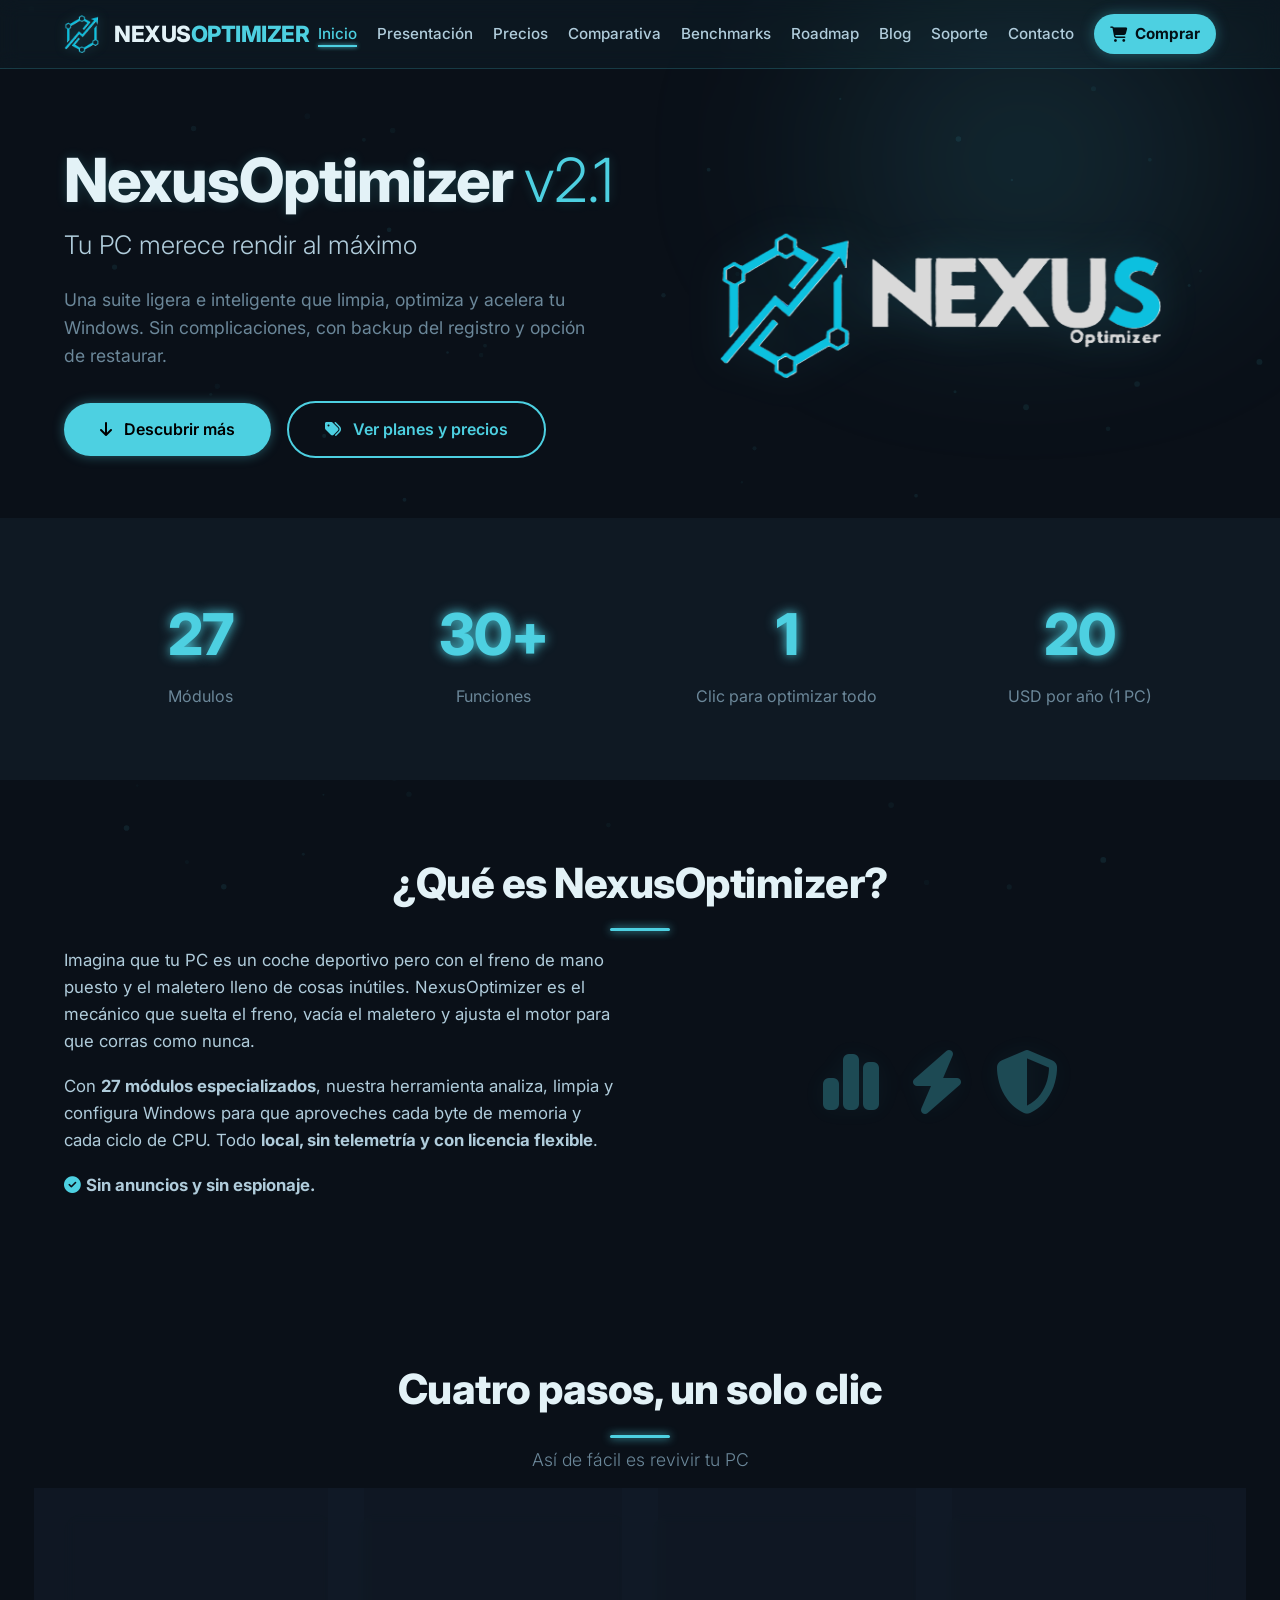
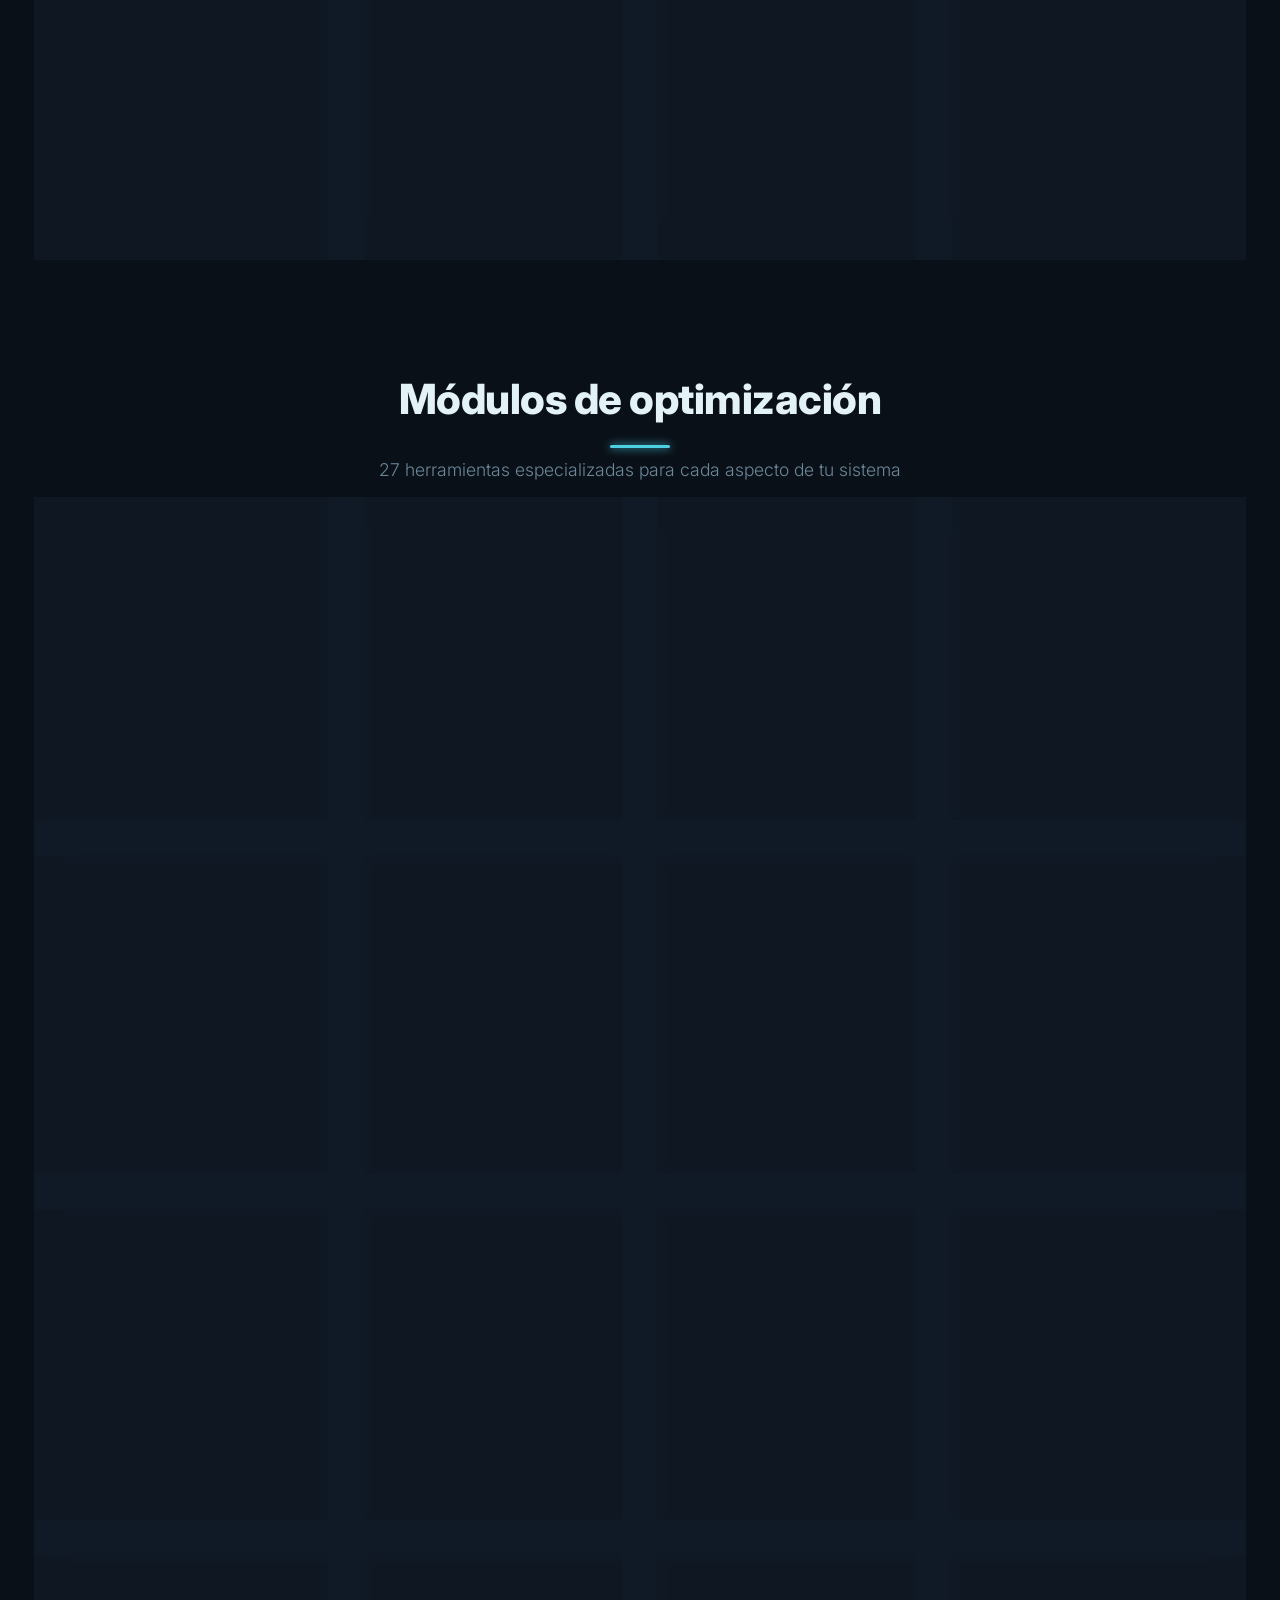
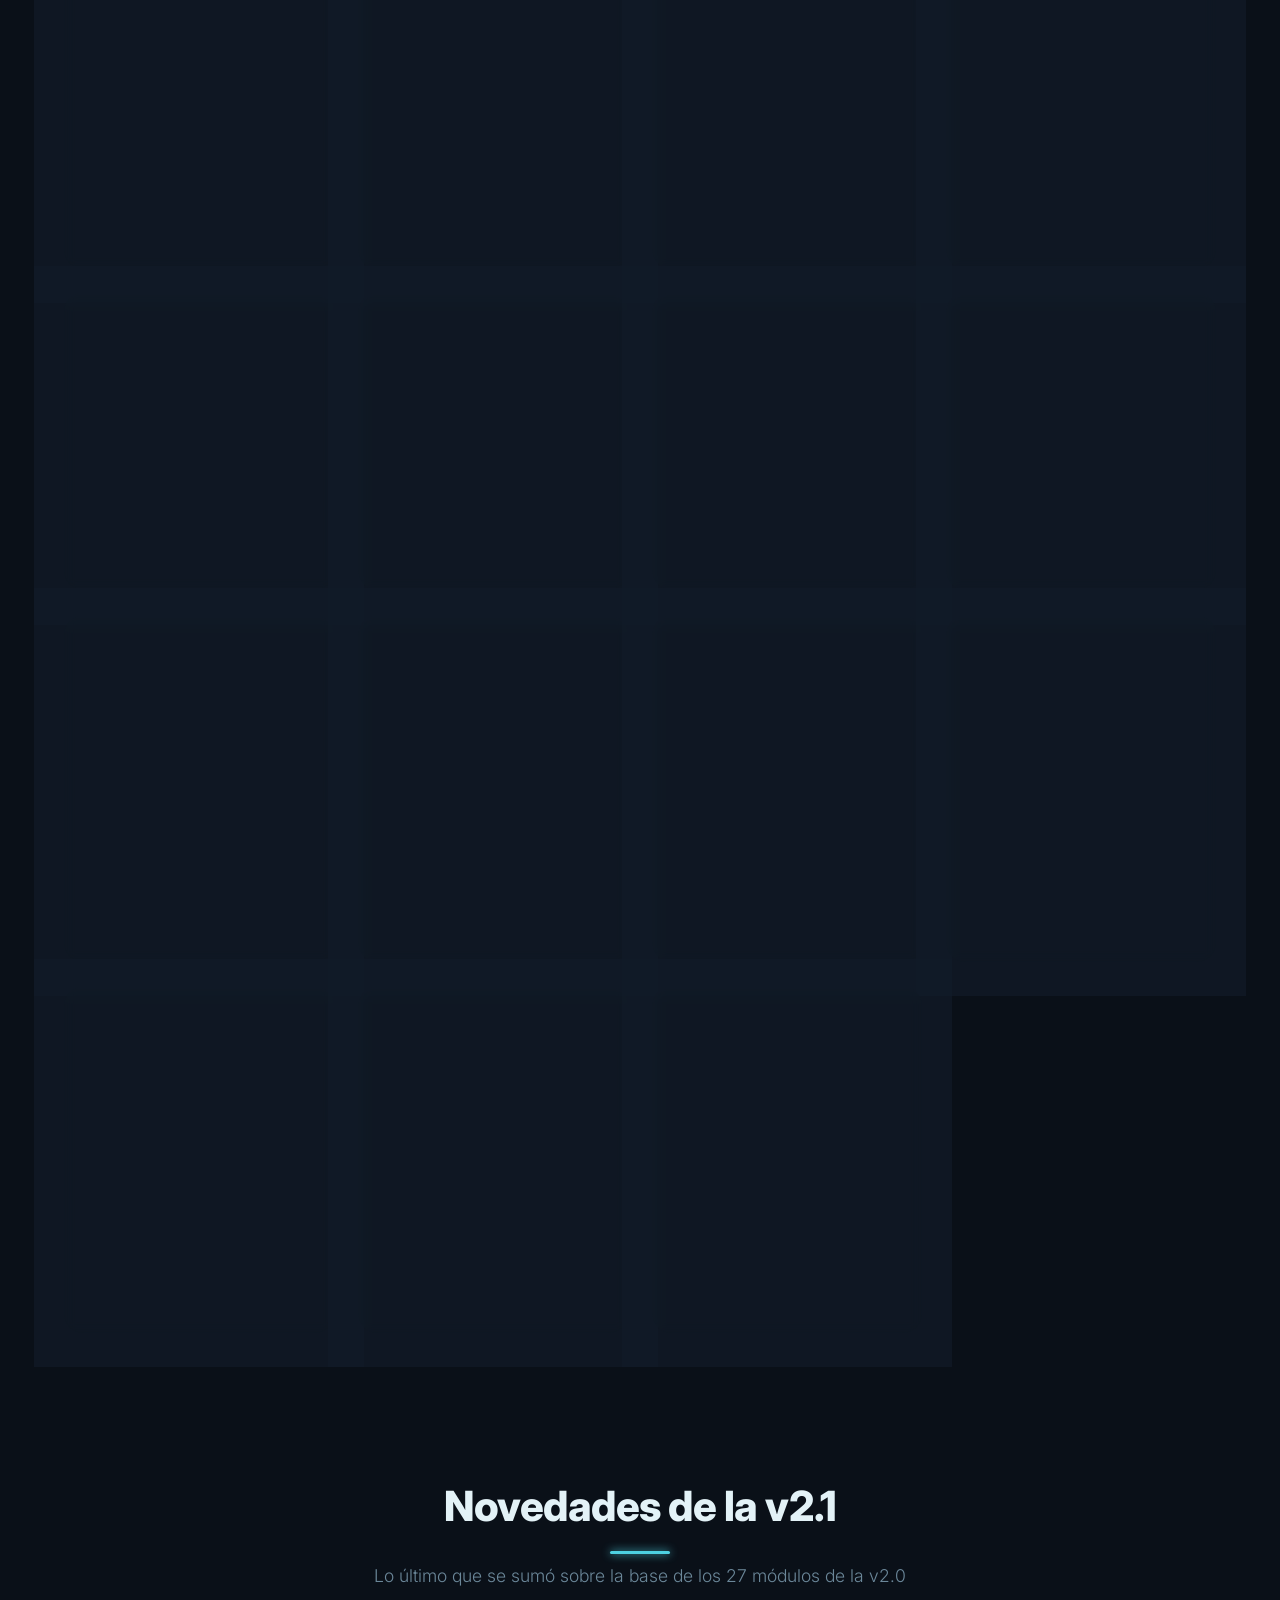
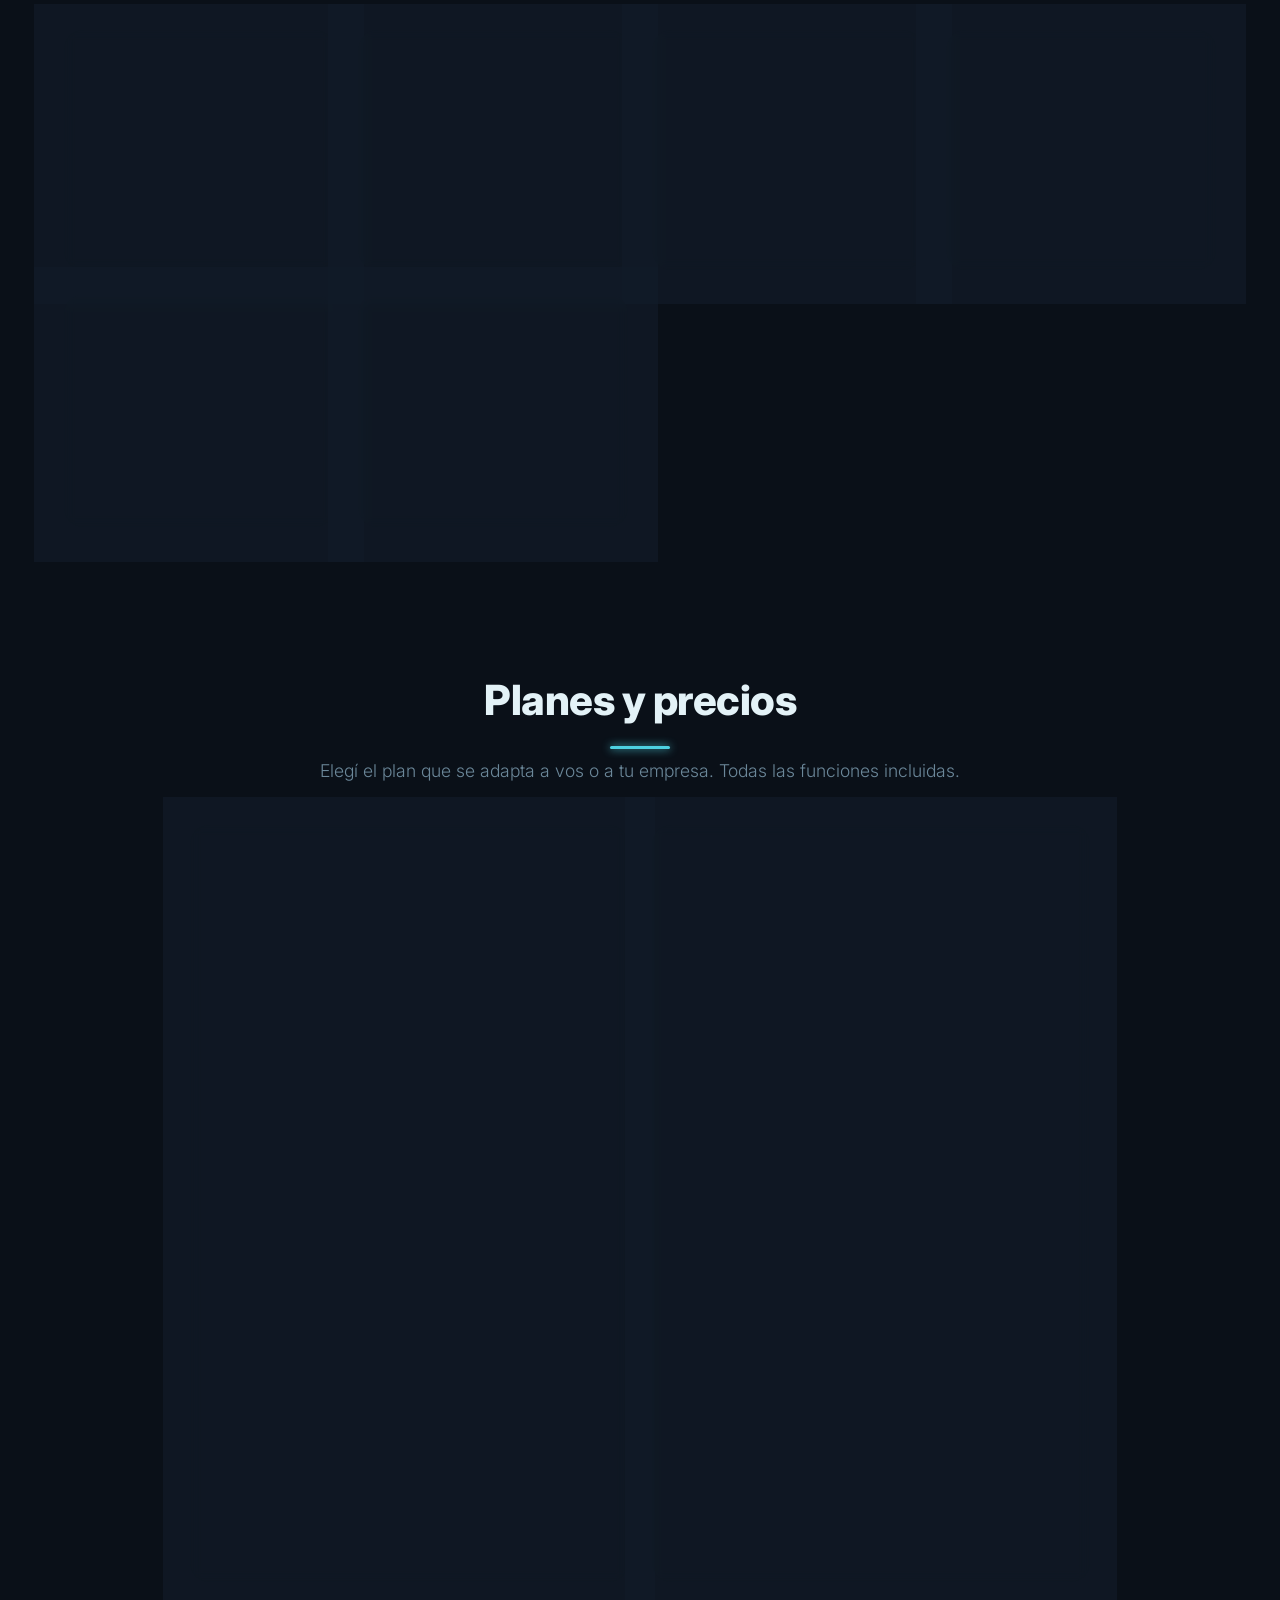
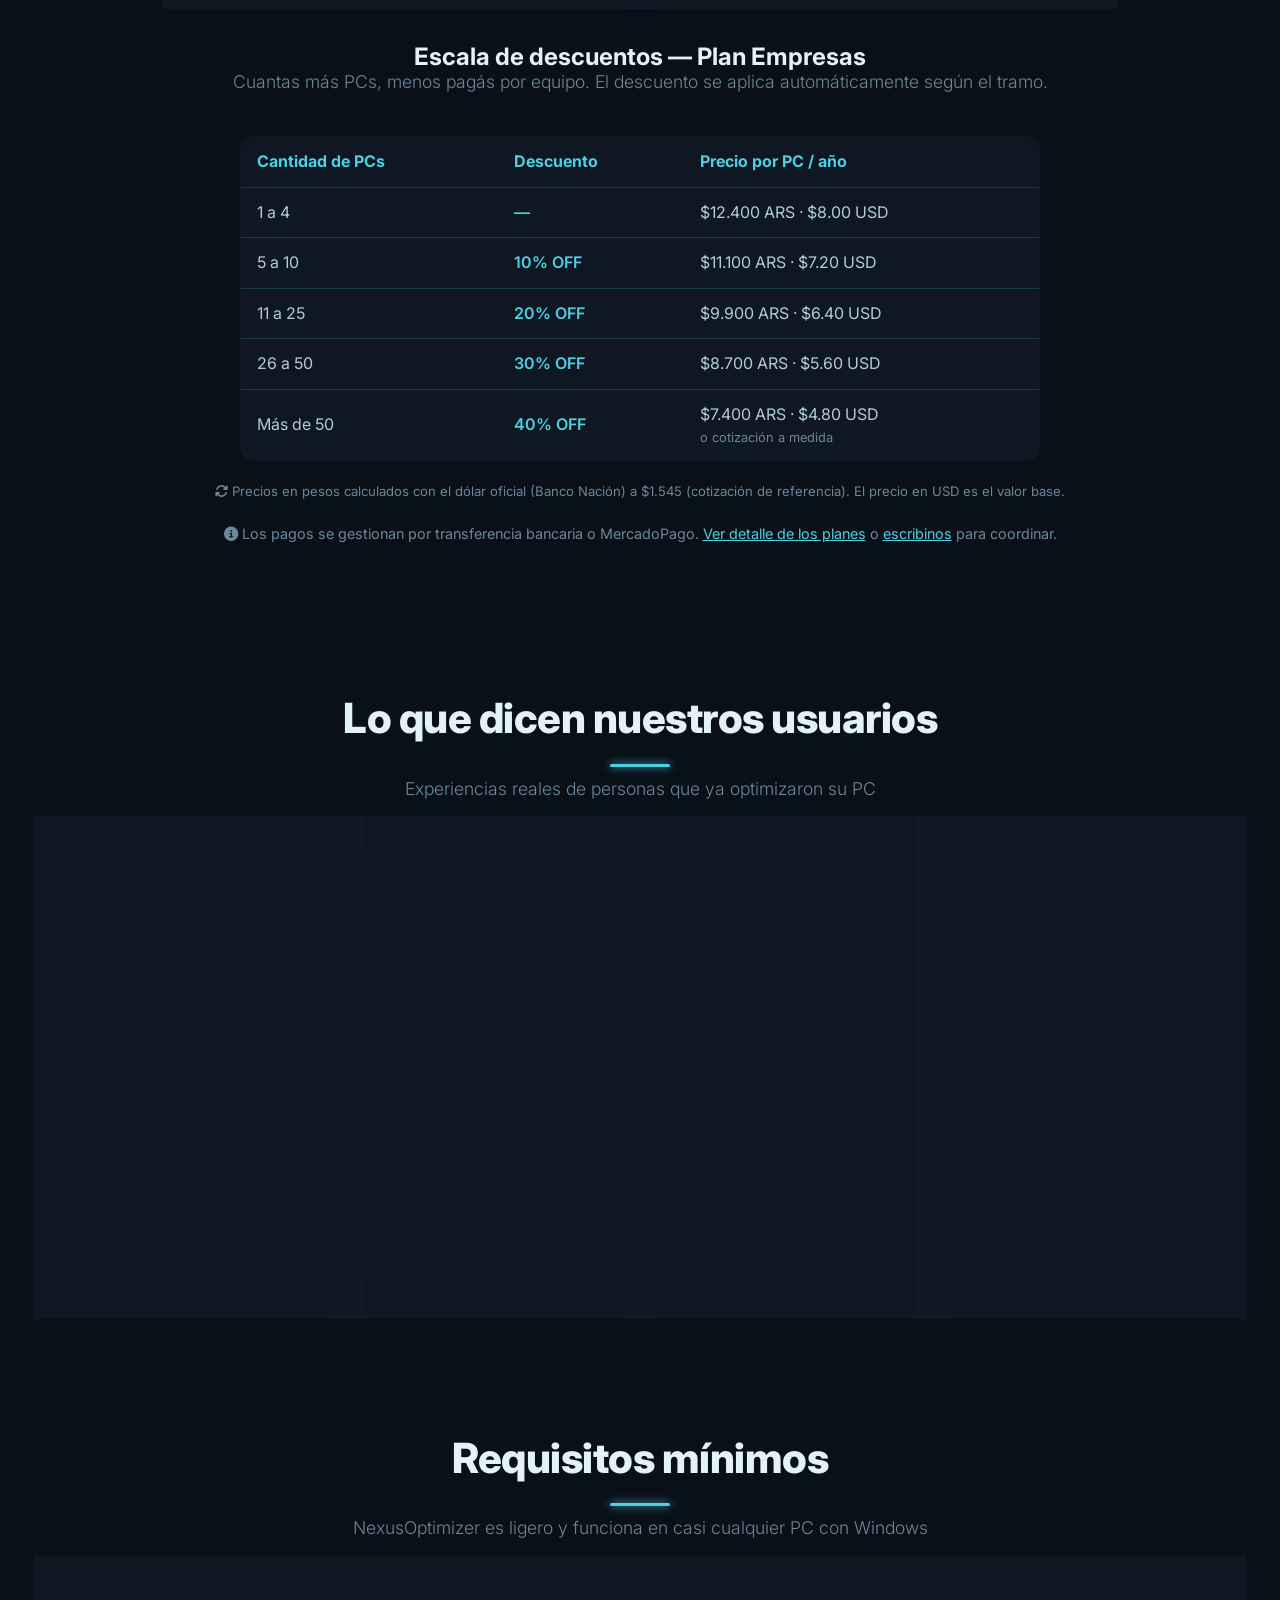
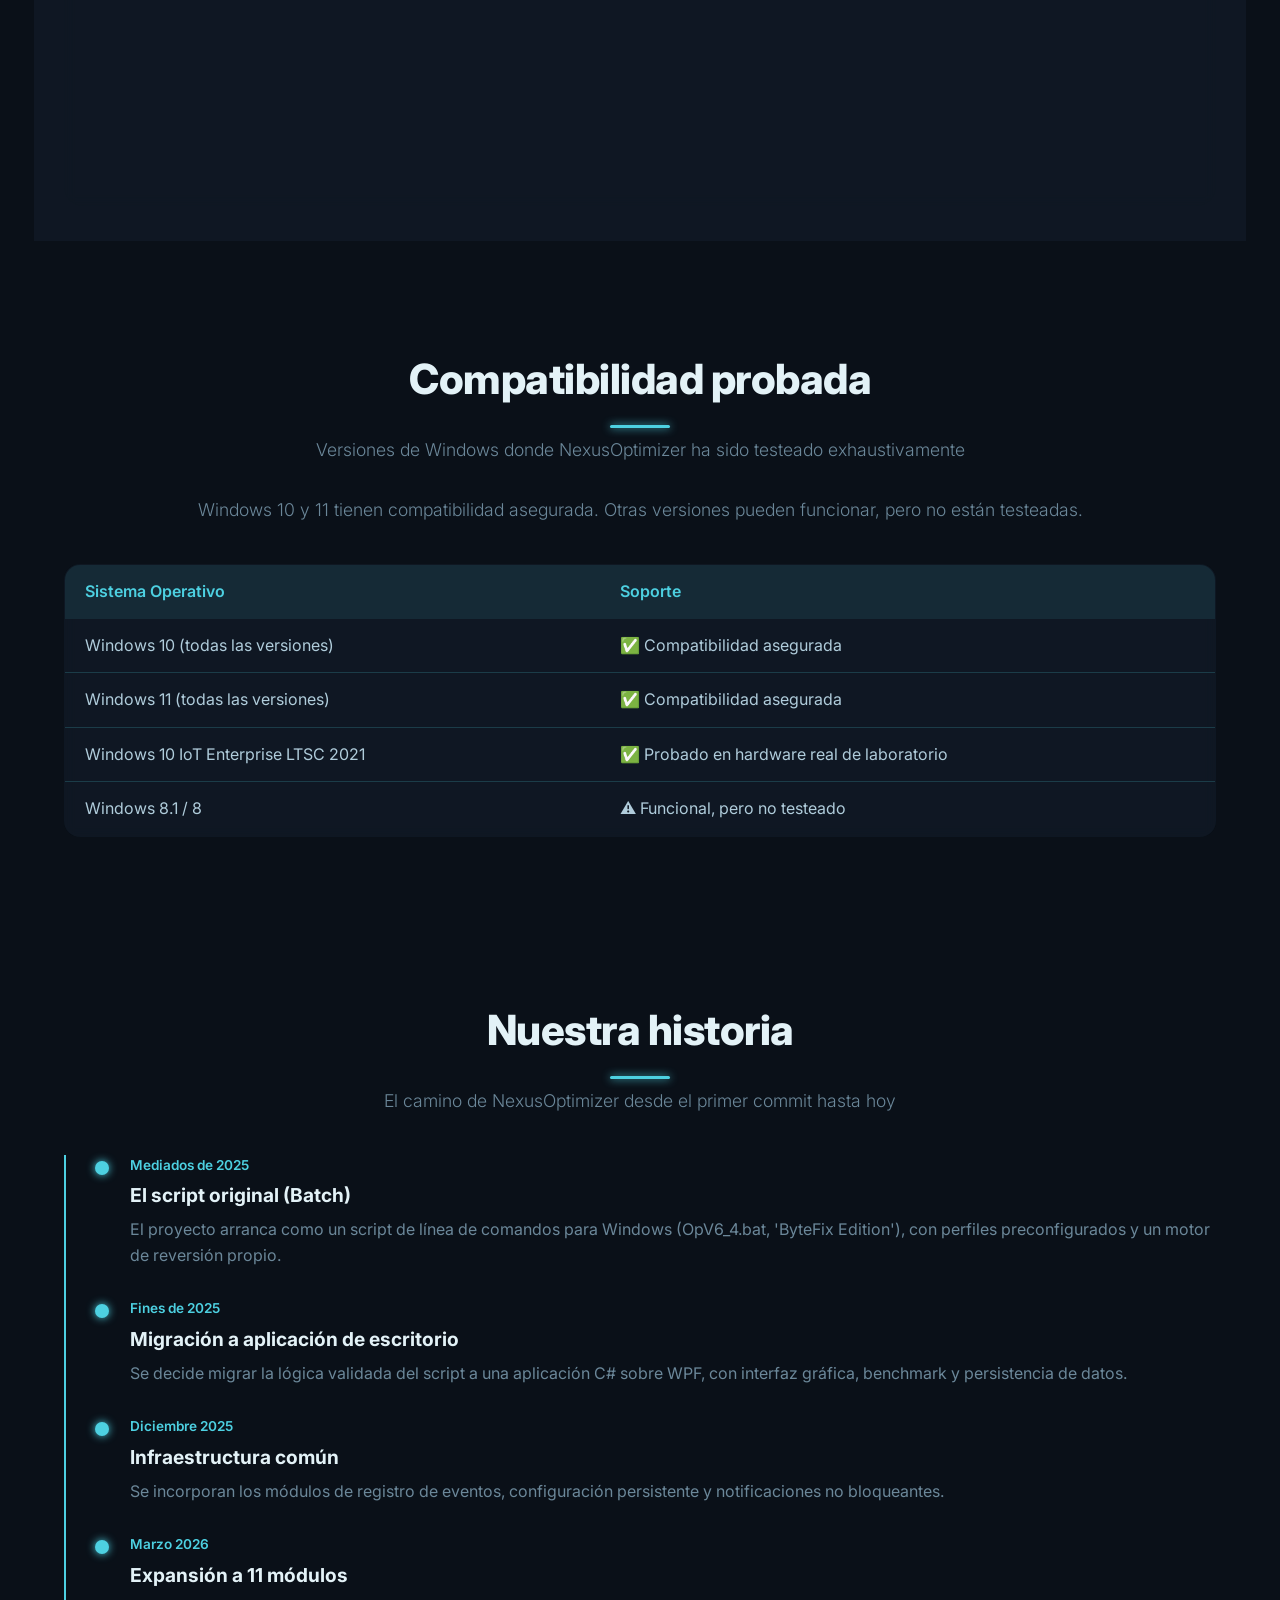
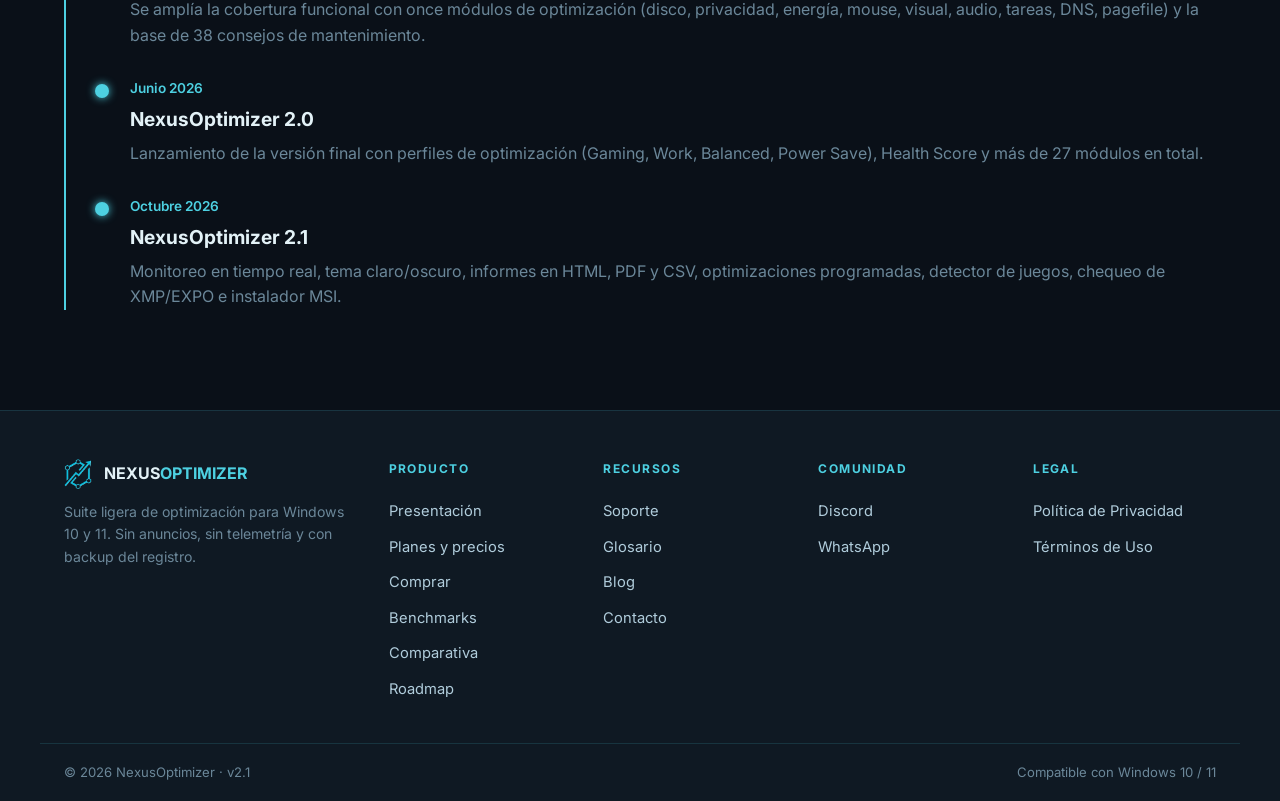
<file: index.html>
<!DOCTYPE html>
<html lang="es">
<head>
    <meta charset="UTF-8">
    <meta name="viewport" content="width=device-width, initial-scale=1.0">
    <title>NexusOptimizer — Potencia tu PC</title>
    <link rel="icon" type="image/x-icon" href="favicon.ico">
    <link rel="manifest" href="/site.webmanifest">
    <meta name="theme-color" content="#ffffff">
    <link rel="preconnect" href="https://fonts.googleapis.com">
    <link rel="preconnect" href="https://fonts.gstatic.com" crossorigin>
    <link href="https://fonts.googleapis.com/css2?family=Inter:opsz,wght@14..32,300;14..32,400;14..32,600;14..32,700;14..32,800&display=swap" rel="stylesheet">
    <link rel="stylesheet" href="https://cdnjs.cloudflare.com/ajax/libs/font-awesome/6.5.0/css/all.min.css">
    <link rel="stylesheet" href="assets/css/styles.css">
</head>
<body>
    <canvas id="particlesCanvas"></canvas>

    <header>
        <div class="container header-content">
                <div class="logo">
                    <a href="index.html" style="display:flex; align-items:center; gap:12px; text-decoration:none; color:inherit;">
                        <img src="assets/images/logo_nexus_192x192.png" alt="NexusOptimizer" class="logo-img">
                        <span class="logo-text">NEXUS<span class="highlight">OPTIMIZER</span></span>
                    </a>
                </div>
            <nav>
                <ul class="nav-links" id="navLinks">
                    <li><a href="index.html" class="active">Inicio</a></li>
                    <li><a href="presentacion.html">Presentación</a></li>
                    <li><a href="index.html#planes">Precios</a></li>
                    <li><a href="comparativa.html">Comparativa</a></li>
                    <li><a href="benchmarks.html">Benchmarks</a></li>
                    <li><a href="roadmap.html">Roadmap</a></li>
                    <li><a href="blog.html">Blog</a></li>
                    <li><a href="support.html">Soporte</a></li>
                    <li><a href="contacto.html">Contacto</a></li>
                    <li class="nav-cta-item"><a href="comprar.html" class="nav-cta"><i class="fas fa-shopping-cart"></i> Comprar</a></li>
                </ul>
                <button class="hamburger" id="hamburger" aria-label="Menú" aria-expanded="false" aria-controls="navLinks">
                    <span></span><span></span><span></span>
                </button>
            </nav>
        </div>
    </header>

    <main>
        <!-- HERO -->
        <section class="hero">
            <div class="container hero-content">
                <div class="hero-text">
                    <h1>NexusOptimizer <span class="v2">v2.1</span></h1>
                    <p class="subtitle">Tu PC merece rendir al máximo</p>
                    <p class="description">Una suite ligera e inteligente que limpia, optimiza y acelera tu Windows. Sin complicaciones, con backup del registro y opción de restaurar.</p>
                    <a href="#que-es" class="btn-primary"><i class="fas fa-arrow-down"></i> Descubrir más</a>
                    <a href="#planes" class="btn-primary btn-secondary" style="margin-left:12px;"><i class="fas fa-tags"></i> Ver planes y precios</a>
                </div>
                <div class="hero-image">
                    <img src="assets/images/logotipo_nexus.png" alt="NexusOptimizer" class="hero-logo">
                </div>
            </div>
        </section>

<!-- Estadísticas -->
        <section class="section stats">
            <div class="container stats-grid">
                <div class="stat-item">
                    <span class="stat-number">27</span>
                    <span class="stat-label">Módulos</span>
                </div>
                <div class="stat-item">
                    <span class="stat-number">30+</span>
                    <span class="stat-label">Funciones</span>
                </div>
                <div class="stat-item">
                    <span class="stat-number">1</span>
                    <span class="stat-label">Clic para optimizar todo</span>
                </div>
                <div class="stat-item">
                    <span class="stat-number">20</span>
                    <span class="stat-label">USD por año (1 PC)</span>
                </div>
            </div>
        </section>

<!-- ¿Qué es? -->
        <section id="que-es" class="section que-es">
            <div class="container">
                <h2>¿Qué es NexusOptimizer?</h2>
                <div class="que-es-content">
                    <div class="que-es-text">
                        <p>Imagina que tu PC es un coche deportivo pero con el freno de mano puesto y el maletero lleno de cosas inútiles. NexusOptimizer es el mecánico que suelta el freno, vacía el maletero y ajusta el motor para que corras como nunca.</p>
                        <p>Con <strong>27 módulos especializados</strong>, nuestra herramienta analiza, limpia y configura Windows para que aproveches cada byte de memoria y cada ciclo de CPU. Todo <strong>local, sin telemetría y con licencia flexible</strong>.</p>
                        <p><i class="fas fa-check-circle" style="color:var(--accent);"></i> <strong>Sin anuncios y sin espionaje.</strong></p>
                    </div>
                    <div class="que-es-image">
                        <div class="floating-shapes">
                            <i class="fas fa-chart-simple"></i>
                            <i class="fas fa-bolt"></i>
                            <i class="fas fa-shield-halved"></i>
                        </div>
                    </div>
                </div>
            </div>
        </section>

<!-- Cómo funciona -->
        <section class="section how-it-works">
            <div class="container">
                <h2>Cuatro pasos, un solo clic</h2>
                <p class="section-subtitle">Así de fácil es revivir tu PC</p>
                <div class="steps-grid">
                    <div class="step-item fade-in">
                        <div class="step-number">01</div>
                        <div class="step-icon"><i class="fas fa-search"></i></div>
                        <h3>Escanea</h3>
                        <p>Analiza tu sistema en busca de archivos basura, servicios inactivos y cuellos de botella.</p>
                    </div>
                    <div class="step-item fade-in">
                        <div class="step-number">02</div>
                        <div class="step-icon"><i class="fas fa-chart-line"></i></div>
                        <h3>Analiza</h3>
                        <p>Te muestra qué está consumiendo más recursos y qué puedes mejorar.</p>
                    </div>
                    <div class="step-item fade-in">
                        <div class="step-number">03</div>
                        <div class="step-icon"><i class="fas fa-wand-magic-sparkles"></i></div>
                        <h3>Optimiza</h3>
                        <p>Aplica los ajustes con un clic: libera RAM, limpia el disco, prioriza tu CPU.</p>
                    </div>
                    <div class="step-item fade-in">
                        <div class="step-number">04</div>
                        <div class="step-icon"><i class="fas fa-rotate-right"></i></div>
                        <h3>Reinicia</h3>
                        <p>Un reinicio aplica los cambios a nivel kernel. Notarás la diferencia al instante.</p>
                    </div>
                </div>
            </div>
        </section>

<!-- Módulos -->
        <section class="section modules">
            <div class="container">
                <h2>Módulos de optimización</h2>
                <p class="section-subtitle">27 herramientas especializadas para cada aspecto de tu sistema</p>
                <div id="modules-container" class="modules-grid">
                    <!-- Cargado desde modules.json -->
                </div>
            </div>
        </section>

<!-- Novedades v2.1 -->
        <section class="section">
            <div class="container">
                <h2>Novedades de la v2.1</h2>
                <p class="section-subtitle">Lo último que se sumó sobre la base de los 27 módulos de la v2.0</p>
                <div class="security-grid">
                    <div class="security-card fade-in">
                        <i class="fas fa-chart-line"></i>
                        <h3>Monitoreo en vivo</h3>
                        <p>Uso de CPU, RAM y disco en tiempo real, con ícono en la bandeja del sistema y acciones rápidas.</p>
                    </div>
                    <div class="security-card fade-in">
                        <i class="fas fa-circle-half-stroke"></i>
                        <h3>Tema claro y oscuro</h3>
                        <p>Cambiá la apariencia de toda la aplicación desde Ajustes; tu elección se recuerda.</p>
                    </div>
                    <div class="security-card fade-in">
                        <i class="fas fa-file-export"></i>
                        <h3>Informes exportables</h3>
                        <p>Generá reportes del estado de tu PC en HTML, PDF y CSV para guardarlos o compartirlos.</p>
                    </div>
                    <div class="security-card fade-in">
                        <i class="fas fa-calendar-check"></i>
                        <h3>Optimizaciones programadas</h3>
                        <p>Agendá tareas automáticas usando el Programador de Tareas de Windows.</p>
                    </div>
                    <div class="security-card fade-in">
                        <i class="fas fa-gamepad"></i>
                        <h3>Detector de juegos</h3>
                        <p>Encuentra los juegos instalados en Steam, Epic Games y GOG y aplica ajustes específicos por juego.</p>
                    </div>
                    <div class="security-card fade-in">
                        <i class="fas fa-memory"></i>
                        <h3>Chequeo de XMP / EXPO</h3>
                        <p>Detecta si tu RAM está corriendo a su velocidad nominal y te guía para activar el perfil si no es así.</p>
                    </div>
                </div>
            </div>
        </section>

<!-- Planes y precios -->
        <section id="planes" class="section prices">
            <div class="container">
                <h2>Planes y precios</h2>
                <p class="section-subtitle">Elegí el plan que se adapta a vos o a tu empresa. Todas las funciones incluidas.</p>
                <div id="prices-container" class="prices-grid">
                    <!-- Cargado desde data.json -->
                </div>

                <h3 class="tiers-title">Escala de descuentos — Plan Empresas</h3>
                <p class="section-subtitle">Cuantas más PCs, menos pagás por equipo. El descuento se aplica automáticamente según el tramo.</p>
                <div class="table-responsive fade-in">
                    <table class="tiers-table">
                        <thead>
                            <tr><th>Cantidad de PCs</th><th>Descuento</th><th>Precio por PC / año</th></tr>
                        </thead>
                        <tbody>
                            <tr><td>1 a 4</td><td>—</td><td><span data-usd="8">$12.400 ARS</span> · $8.00 USD</td></tr>
                            <tr><td>5 a 10</td><td>10% OFF</td><td><span data-usd="7.2">$11.100 ARS</span> · $7.20 USD</td></tr>
                            <tr><td>11 a 25</td><td>20% OFF</td><td><span data-usd="6.4">$9.900 ARS</span> · $6.40 USD</td></tr>
                            <tr><td>26 a 50</td><td>30% OFF</td><td><span data-usd="5.6">$8.700 ARS</span> · $5.60 USD</td></tr>
                            <tr><td>Más de 50</td><td>40% OFF</td><td><span data-usd="4.8">$7.400 ARS</span> · $4.80 USD <span class="tiers-extra">o cotización a medida</span></td></tr>
                        </tbody>
                    </table>
                </div>
                <p class="prices-note fx-note"><i class="fas fa-arrows-rotate"></i> <span data-fx-note></span></p>
                <p class="prices-note"><i class="fas fa-circle-info"></i> Los pagos se gestionan por transferencia bancaria o MercadoPago. <a href="comprar.html">Ver detalle de los planes</a> o <a href="contacto.html">escribinos</a> para coordinar.</p>
            </div>
        </section>

<!-- Testimonios (nuevo) -->
<section class="section testimonials">
    <div class="container">
        <h2>Lo que dicen nuestros usuarios</h2>
        <p class="section-subtitle">Experiencias reales de personas que ya optimizaron su PC</p>
        <div id="testimonials-container" class="testimonials-grid"></div>
    </div>
</section>

<!-- Requisitos -->
        <section class="section requirements">
            <div class="container">
                <h2>Requisitos mínimos</h2>
                <p class="section-subtitle">NexusOptimizer es ligero y funciona en casi cualquier PC con Windows</p>
                <div class="requirements-box fade-in">
                    <div class="req-item"><i class="fas fa-windows"></i> Windows 10 / 11</div>
                    <div class="req-item"><i class="fas fa-microchip"></i> Procesador Intel o AMD (x64; también hay build x86)</div>
                    <div class="req-item"><i class="fas fa-memory"></i> 2 GB de RAM (4 GB recomendado)</div>
                    <div class="req-item"><i class="fas fa-hard-drive"></i> 200 MB de espacio libre</div>
                    <div class="req-item"><i class="fas fa-wifi"></i> Internet opcional (lista StevenBlack, test de velocidad y búsqueda de actualizaciones)</div>
                    <div class="req-item"><i class="fas fa-shield"></i> Permisos de administrador</div>
                    <div class="req-item"><i class="fas fa-cube"></i> .NET 8 Desktop Runtime</div>
                </div>
            </div>
        </section>

<!-- Compatibilidad probada -->
        <section class="section compatibility">
            <div class="container">
                <h2>Compatibilidad probada</h2>
                <p class="section-subtitle">Versiones de Windows donde NexusOptimizer ha sido testeado exhaustivamente</p>
<p class="section-subtitle">Windows 10 y 11 tienen compatibilidad asegurada. Otras versiones pueden funcionar, pero no están testeadas.</p>
                <div class="table-responsive fade-in">
                    <table class="compatibility-table">
                        <thead>
                            <tr><th>Sistema Operativo</th><th>Soporte</th></tr>
                        </thead>
                        <tbody id="compatibility-body">
                            <!-- Cargado desde compatibility.json -->
                        </tbody>
                    </table>
                </div>
            </div>
        </section>

<!-- Línea de tiempo -->
        <section class="section timeline">
            <div class="container">
                <h2>Nuestra historia</h2>
                <p class="section-subtitle">El camino de NexusOptimizer desde el primer commit hasta hoy</p>
                <div class="timeline-container" id="timeline-container">
                    <!-- Cargado desde timeline.json -->
                </div>
            </div>
        </section>

    </main>
        <footer>
        <div class="container footer-grid">
            <div class="footer-brand">
                <a href="index.html" class="footer-logo">
                    <img src="assets/images/logo_nexus_192x192.png" alt="NexusOptimizer">
                    <span>NEXUS<span class="highlight">OPTIMIZER</span></span>
                </a>
                <p>Suite ligera de optimización para Windows 10 y 11. Sin anuncios, sin telemetría y con backup del registro.</p>
            </div>
            <div class="footer-col">
                <h4>Producto</h4>
                <a href="presentacion.html">Presentación</a>
                <a href="index.html#planes">Planes y precios</a>
                <a href="comprar.html">Comprar</a>
                <a href="benchmarks.html">Benchmarks</a>
                <a href="comparativa.html">Comparativa</a>
                <a href="roadmap.html">Roadmap</a>
            </div>
            <div class="footer-col">
                <h4>Recursos</h4>
                <a href="support.html">Soporte</a>
                <a href="glossary.html">Glosario</a>
                <a href="blog.html">Blog</a>
                <a href="contacto.html">Contacto</a>
            </div>
            <div class="footer-col">
                <h4>Comunidad</h4>
                <a href="https://discord.gg/n7aHexCYZ6" target="_blank" rel="noopener">Discord</a>
                <a href="https://wa.me/5491164005097" target="_blank" rel="noopener">WhatsApp</a>
            </div>
            <div class="footer-col">
                <h4>Legal</h4>
                <a href="privacidad.html">Política de Privacidad</a>
                <a href="terminos.html">Términos de Uso</a>
            </div>
        </div>
        <div class="container footer-bottom">
            <span>&copy; 2026 NexusOptimizer &middot; v2.1</span>
            <span>Compatible con Windows 10 / 11</span>
        </div>
    </footer>
    <script src="assets/js/main.js"></script>
</body>
</html>
</file>
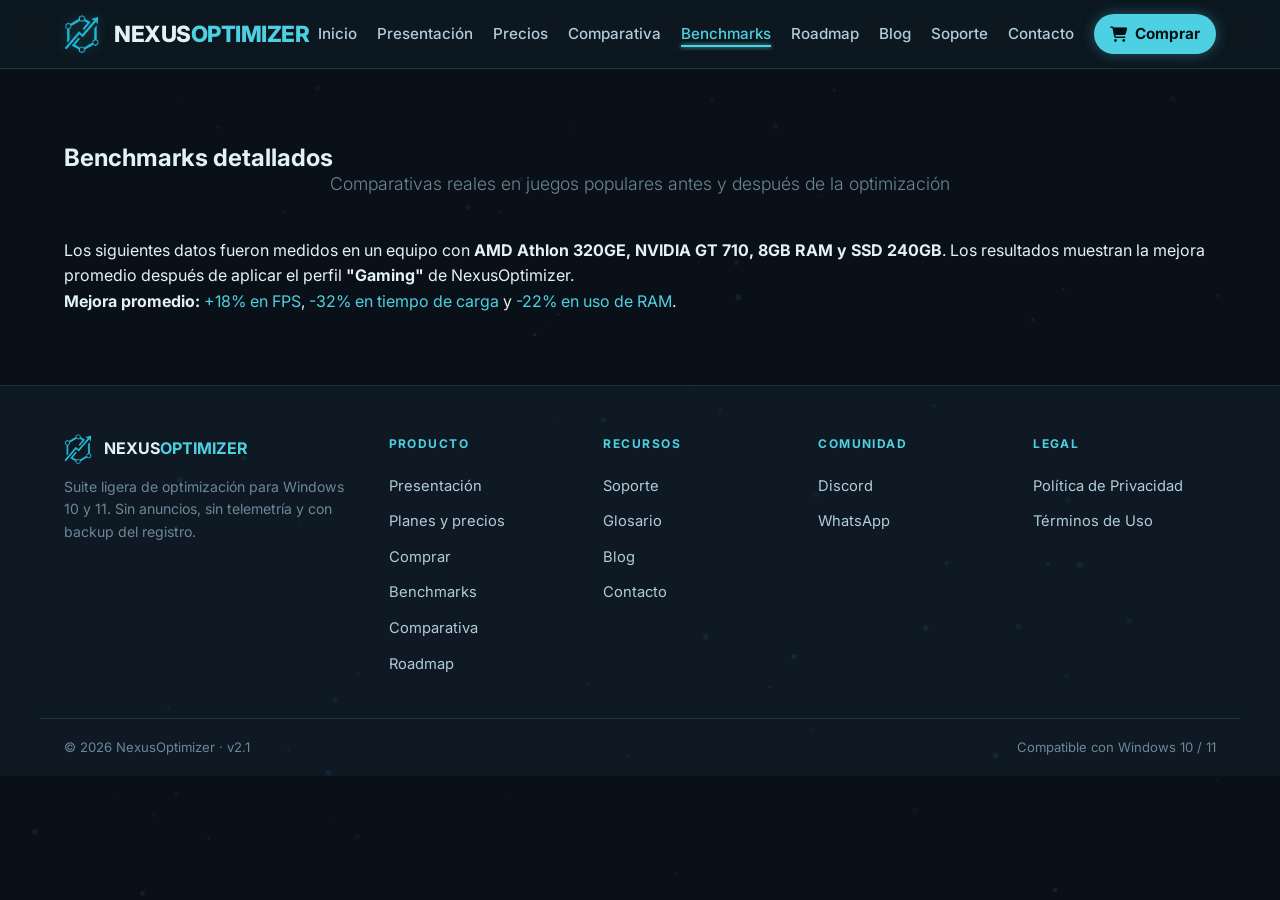
<file: benchmarks.html>
<!DOCTYPE html>
<html lang="es">
<head>
    <meta charset="UTF-8">
    <meta name="viewport" content="width=device-width, initial-scale=1.0">
    <title>Benchmarks — NexusOptimizer</title>
    <link rel="icon" type="image/x-icon" href="favicon.ico">
    <link rel="preconnect" href="https://fonts.googleapis.com">
    <link rel="preconnect" href="https://fonts.gstatic.com" crossorigin>
    <link href="https://fonts.googleapis.com/css2?family=Inter:opsz,wght@14..32,300;14..32,400;14..32,600;14..32,700;14..32,800&display=swap" rel="stylesheet">
    <link rel="stylesheet" href="https://cdnjs.cloudflare.com/ajax/libs/font-awesome/6.5.0/css/all.min.css">
    <link rel="stylesheet" href="assets/css/styles.css">
</head>
<body>
    <canvas id="particlesCanvas"></canvas>
    <header>
        <div class="container header-content">
                <div class="logo">
                    <a href="index.html" style="display:flex; align-items:center; gap:12px; text-decoration:none; color:inherit;">
                        <img src="assets/images/logo_nexus_192x192.png" alt="NexusOptimizer" class="logo-img">
                        <span class="logo-text">NEXUS<span class="highlight">OPTIMIZER</span></span>
                    </a>
                </div>
            <nav>
                <ul class="nav-links" id="navLinks">
                    <li><a href="index.html">Inicio</a></li>
                    <li><a href="presentacion.html">Presentación</a></li>
                    <li><a href="index.html#planes">Precios</a></li>
                    <li><a href="comparativa.html">Comparativa</a></li>
                    <li><a href="benchmarks.html" class="active">Benchmarks</a></li>
                    <li><a href="roadmap.html">Roadmap</a></li>
                    <li><a href="blog.html">Blog</a></li>
                    <li><a href="support.html">Soporte</a></li>
                    <li><a href="contacto.html">Contacto</a></li>
                    <li class="nav-cta-item"><a href="comprar.html" class="nav-cta"><i class="fas fa-shopping-cart"></i> Comprar</a></li>
                </ul>
                <button class="hamburger" id="hamburger" aria-label="Menú" aria-expanded="false" aria-controls="navLinks">
                    <span></span><span></span><span></span>
                </button>
            </nav>
        </div>
    </header>
    <main>
        <section class="section">
            <div class="container">
                <h1>Benchmarks detallados</h1>
                <p class="section-subtitle">Comparativas reales en juegos populares antes y después de la optimización</p>
                <div class="benchmarks-intro">
                    <p>Los siguientes datos fueron medidos en un equipo con <strong>AMD Athlon 320GE, NVIDIA GT 710, 8GB RAM y SSD 240GB</strong>. Los resultados muestran la mejora promedio después de aplicar el perfil <strong>"Gaming"</strong> de NexusOptimizer.</p>
                </div>
                <div class="benchmarks-grid" id="benchmarks-full"></div>
                <div class="benchmarks-summary">
                    <p><strong>Mejora promedio:</strong> <span style="color:var(--accent);">+18% en FPS</span>, <span style="color:var(--accent);">-32% en tiempo de carga</span> y <span style="color:var(--accent);">-22% en uso de RAM</span>.</p>
                </div>
            </div>
        </section>
    </main>
        <footer>
        <div class="container footer-grid">
            <div class="footer-brand">
                <a href="index.html" class="footer-logo">
                    <img src="assets/images/logo_nexus_192x192.png" alt="NexusOptimizer">
                    <span>NEXUS<span class="highlight">OPTIMIZER</span></span>
                </a>
                <p>Suite ligera de optimización para Windows 10 y 11. Sin anuncios, sin telemetría y con backup del registro.</p>
            </div>
            <div class="footer-col">
                <h4>Producto</h4>
                <a href="presentacion.html">Presentación</a>
                <a href="index.html#planes">Planes y precios</a>
                <a href="comprar.html">Comprar</a>
                <a href="benchmarks.html">Benchmarks</a>
                <a href="comparativa.html">Comparativa</a>
                <a href="roadmap.html">Roadmap</a>
            </div>
            <div class="footer-col">
                <h4>Recursos</h4>
                <a href="support.html">Soporte</a>
                <a href="glossary.html">Glosario</a>
                <a href="blog.html">Blog</a>
                <a href="contacto.html">Contacto</a>
            </div>
            <div class="footer-col">
                <h4>Comunidad</h4>
                <a href="https://discord.gg/n7aHexCYZ6" target="_blank" rel="noopener">Discord</a>
                <a href="https://wa.me/5491164005097" target="_blank" rel="noopener">WhatsApp</a>
            </div>
            <div class="footer-col">
                <h4>Legal</h4>
                <a href="privacidad.html">Política de Privacidad</a>
                <a href="terminos.html">Términos de Uso</a>
            </div>
        </div>
        <div class="container footer-bottom">
            <span>&copy; 2026 NexusOptimizer &middot; v2.1</span>
            <span>Compatible con Windows 10 / 11</span>
        </div>
    </footer>
    <script src="assets/js/main.js"></script>
    <script>
        document.addEventListener('DOMContentLoaded', () => {
            fetchJSON('assets/js/benchmarks.json').then(data => {
                document.getElementById('benchmarks-full').innerHTML = data.map(b => `
                    <div class="bench-card fade-in">
                        <h3><i class="fas fa-gamepad"></i> ${b.game} <span>(${b.config})</span></h3>
                        <div class="bench-stats">
                            <div class="bench-stat"><span>FPS antes:</span> ${b.fps_before} → <strong>${b.fps_after}</strong> <span style="color:var(--accent);">(+${Math.round((b.fps_after - b.fps_before) / b.fps_before * 100)}%)</span></div>
                            <div class="bench-stat"><span>Carga (s):</span> ${b.load_time_before} → <strong>${b.load_time_after}</strong> <span style="color:var(--accent);">(-${Math.round((b.load_time_before - b.load_time_after) / b.load_time_before * 100)}%)</span></div>
                            <div class="bench-stat"><span>RAM (%):</span> ${b.ram_before}% → <strong>${b.ram_after}%</strong> <span style="color:var(--accent);">(-${Math.round((b.ram_before - b.ram_after) / b.ram_before * 100)}%)</span></div>
                        </div>
                        <div class="bench-bar-group">
                            <div class="bench-bar"><span>FPS</span><div class="bar-bg"><div class="bar-fill" style="width:${b.fps_after/2}%"></div></div></div>
                            <div class="bench-bar"><span>Carga</span><div class="bar-bg"><div class="bar-fill" style="width:${b.load_time_after/1.5}%"></div></div></div>
                            <div class="bench-bar"><span>RAM</span><div class="bar-bg"><div class="bar-fill" style="width:${b.ram_after}%"></div></div></div>
                        </div>
                    </div>
                `).join('');
                if (typeof window.observeNewElements === 'function') window.observeNewElements();
            });
        });
    </script>
</body>
</html>
</file>
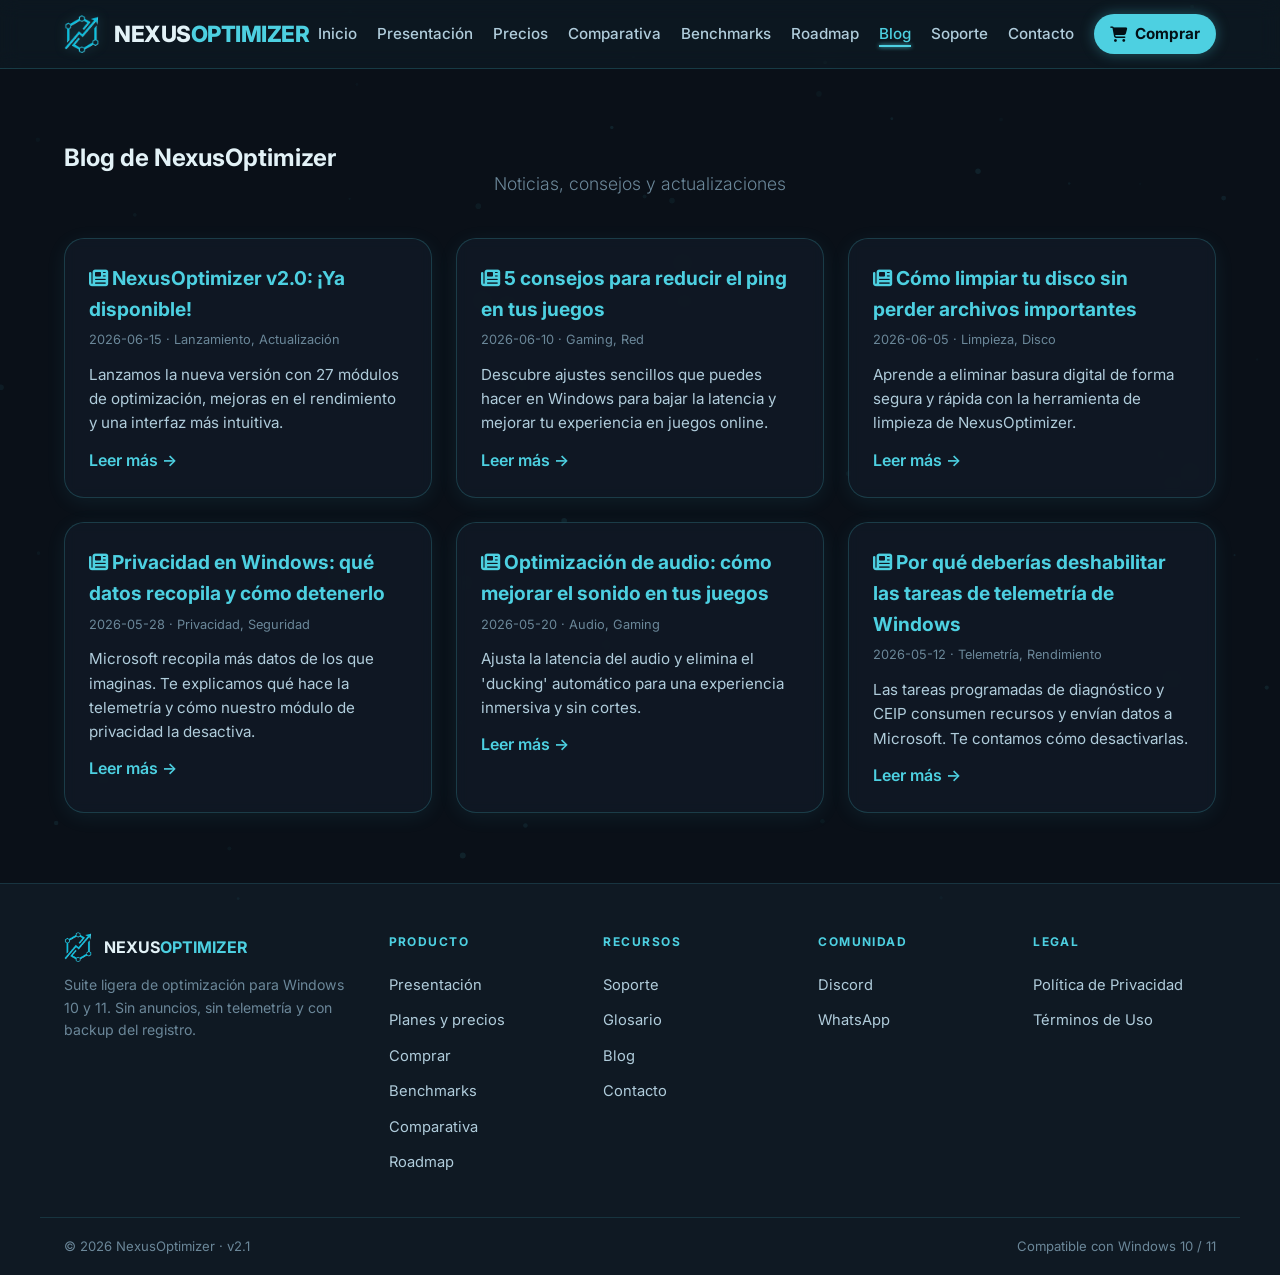
<file: blog.html>
<!DOCTYPE html>
<html lang="es">
<head>
    <meta charset="UTF-8">
    <meta name="viewport" content="width=device-width, initial-scale=1.0">
    <title>Blog — NexusOptimizer</title>
    <link rel="icon" type="image/x-icon" href="favicon.ico">
    <link rel="preconnect" href="https://fonts.googleapis.com">
    <link rel="preconnect" href="https://fonts.gstatic.com" crossorigin>
    <link href="https://fonts.googleapis.com/css2?family=Inter:opsz,wght@14..32,300;14..32,400;14..32,600;14..32,700;14..32,800&display=swap" rel="stylesheet">
    <link rel="stylesheet" href="https://cdnjs.cloudflare.com/ajax/libs/font-awesome/6.5.0/css/all.min.css">
    <link rel="stylesheet" href="assets/css/styles.css">
</head>
<body>
    <canvas id="particlesCanvas"></canvas>
    <header>
        <div class="container header-content">
                <div class="logo">
                    <a href="index.html" style="display:flex; align-items:center; gap:12px; text-decoration:none; color:inherit;">
                        <img src="assets/images/logo_nexus_192x192.png" alt="NexusOptimizer" class="logo-img">
                        <span class="logo-text">NEXUS<span class="highlight">OPTIMIZER</span></span>
                    </a>
                </div>
            <nav>
                <ul class="nav-links" id="navLinks">
                    <li><a href="index.html">Inicio</a></li>
                    <li><a href="presentacion.html">Presentación</a></li>
                    <li><a href="index.html#planes">Precios</a></li>
                    <li><a href="comparativa.html">Comparativa</a></li>
                    <li><a href="benchmarks.html">Benchmarks</a></li>
                    <li><a href="roadmap.html">Roadmap</a></li>
                    <li><a href="blog.html" class="active">Blog</a></li>
                    <li><a href="support.html">Soporte</a></li>
                    <li><a href="contacto.html">Contacto</a></li>
                    <li class="nav-cta-item"><a href="comprar.html" class="nav-cta"><i class="fas fa-shopping-cart"></i> Comprar</a></li>
                </ul>
                <button class="hamburger" id="hamburger" aria-label="Menú" aria-expanded="false" aria-controls="navLinks">
                    <span></span><span></span><span></span>
                </button>
            </nav>
        </div>
    </header>
    <main>
        <section class="section">
            <div class="container">
                <h1>Blog de NexusOptimizer</h1>
                <p class="section-subtitle">Noticias, consejos y actualizaciones</p>
                <div id="blog-container" class="blog-grid">
                    <!-- Cargado desde main.js con fetchJSON -->
                </div>
            </div>
        </section>
    </main>
        <footer>
        <div class="container footer-grid">
            <div class="footer-brand">
                <a href="index.html" class="footer-logo">
                    <img src="assets/images/logo_nexus_192x192.png" alt="NexusOptimizer">
                    <span>NEXUS<span class="highlight">OPTIMIZER</span></span>
                </a>
                <p>Suite ligera de optimización para Windows 10 y 11. Sin anuncios, sin telemetría y con backup del registro.</p>
            </div>
            <div class="footer-col">
                <h4>Producto</h4>
                <a href="presentacion.html">Presentación</a>
                <a href="index.html#planes">Planes y precios</a>
                <a href="comprar.html">Comprar</a>
                <a href="benchmarks.html">Benchmarks</a>
                <a href="comparativa.html">Comparativa</a>
                <a href="roadmap.html">Roadmap</a>
            </div>
            <div class="footer-col">
                <h4>Recursos</h4>
                <a href="support.html">Soporte</a>
                <a href="glossary.html">Glosario</a>
                <a href="blog.html">Blog</a>
                <a href="contacto.html">Contacto</a>
            </div>
            <div class="footer-col">
                <h4>Comunidad</h4>
                <a href="https://discord.gg/n7aHexCYZ6" target="_blank" rel="noopener">Discord</a>
                <a href="https://wa.me/5491164005097" target="_blank" rel="noopener">WhatsApp</a>
            </div>
            <div class="footer-col">
                <h4>Legal</h4>
                <a href="privacidad.html">Política de Privacidad</a>
                <a href="terminos.html">Términos de Uso</a>
            </div>
        </div>
        <div class="container footer-bottom">
            <span>&copy; 2026 NexusOptimizer &middot; v2.1</span>
            <span>Compatible con Windows 10 / 11</span>
        </div>
    </footer>
    <script src="assets/js/main.js"></script>
</body>
</html>
</file>
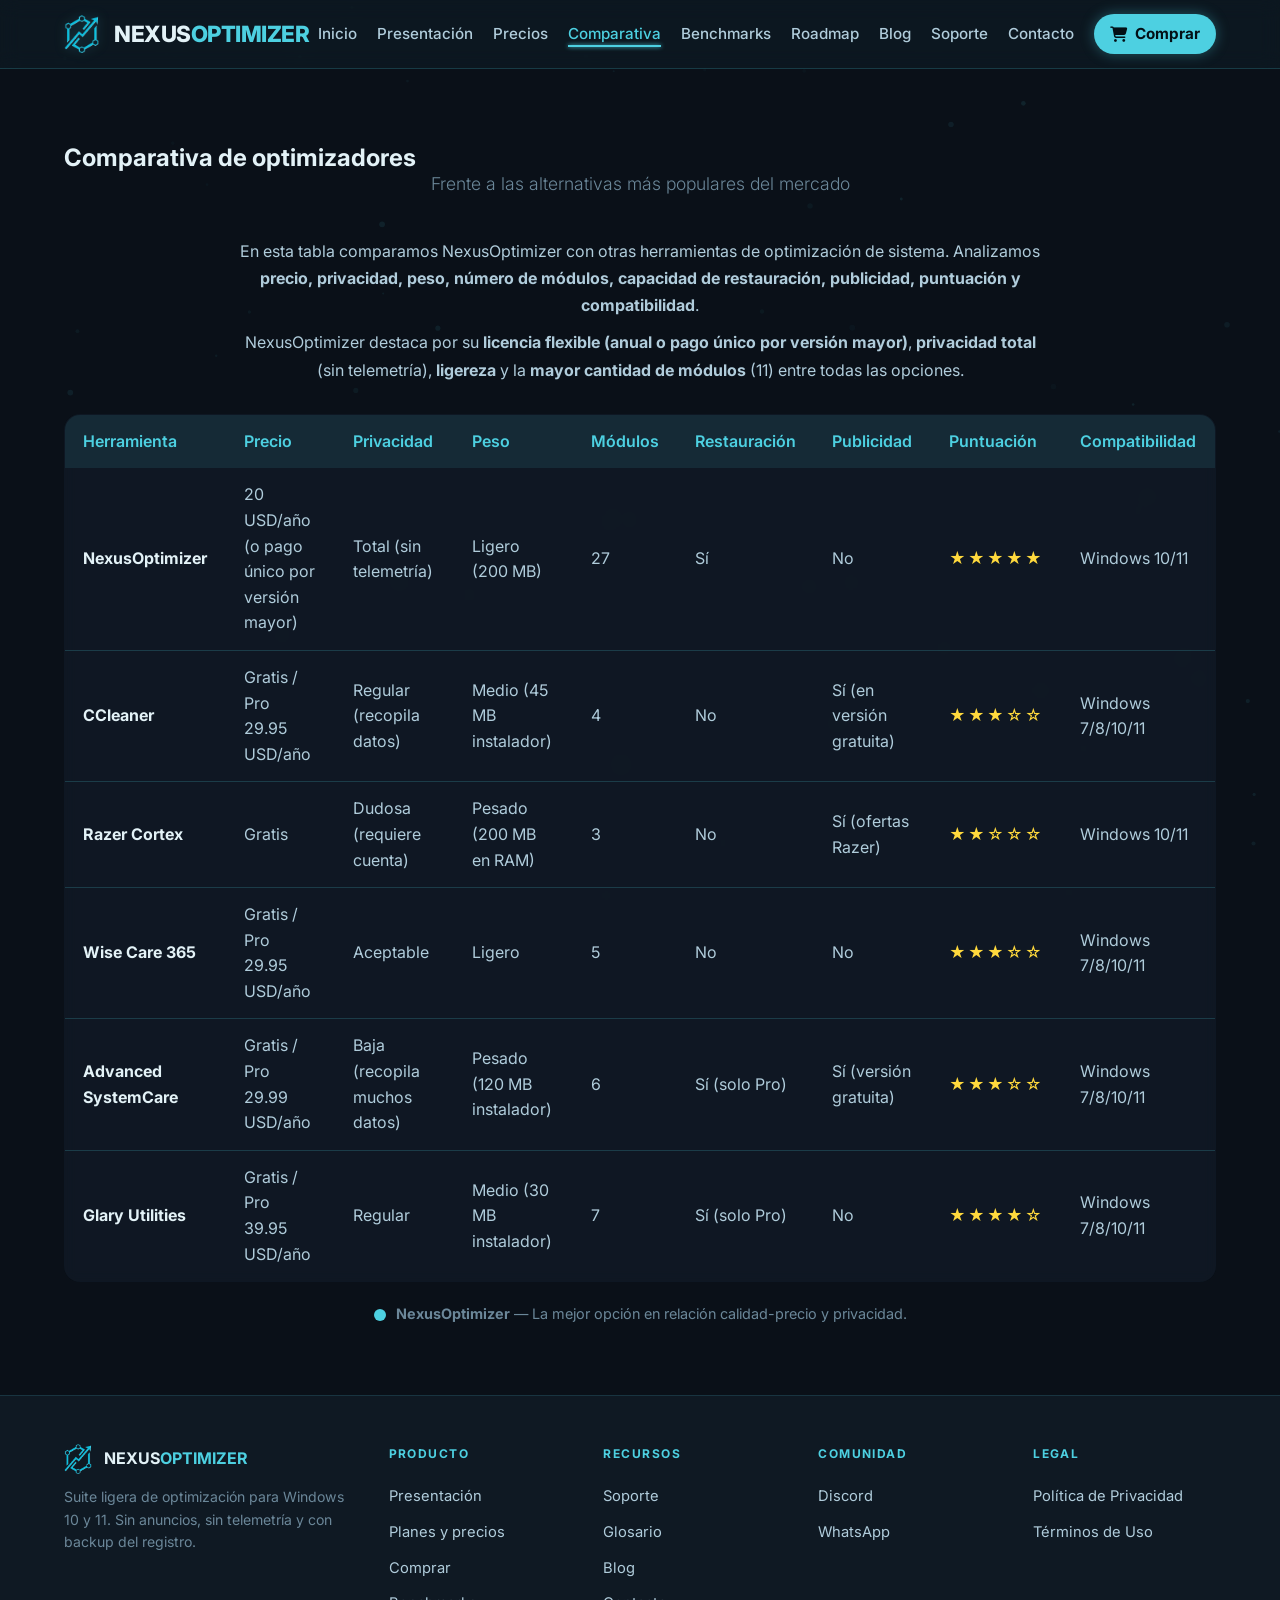
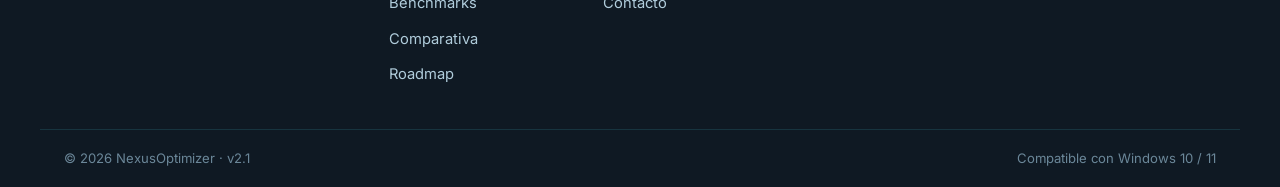
<file: comparativa.html>
<!DOCTYPE html>
<html lang="es">
<head>
    <meta charset="UTF-8">
    <meta name="viewport" content="width=device-width, initial-scale=1.0">
    <title>Comparativa — NexusOptimizer</title>
    <link rel="icon" type="image/x-icon" href="favicon.ico">
    <link rel="preconnect" href="https://fonts.googleapis.com">
    <link rel="preconnect" href="https://fonts.gstatic.com" crossorigin>
    <link href="https://fonts.googleapis.com/css2?family=Inter:opsz,wght@14..32,300;14..32,400;14..32,600;14..32,700;14..32,800&display=swap" rel="stylesheet">
    <link rel="stylesheet" href="https://cdnjs.cloudflare.com/ajax/libs/font-awesome/6.5.0/css/all.min.css">
    <link rel="stylesheet" href="assets/css/styles.css">
</head>
<body>
    <canvas id="particlesCanvas"></canvas>
    <header>
        <div class="container header-content">
                <div class="logo">
                    <a href="index.html" style="display:flex; align-items:center; gap:12px; text-decoration:none; color:inherit;">
                        <img src="assets/images/logo_nexus_192x192.png" alt="NexusOptimizer" class="logo-img">
                        <span class="logo-text">NEXUS<span class="highlight">OPTIMIZER</span></span>
                    </a>
                </div>
            <nav>
                <ul class="nav-links" id="navLinks">
                    <li><a href="index.html">Inicio</a></li>
                    <li><a href="presentacion.html">Presentación</a></li>
                    <li><a href="index.html#planes">Precios</a></li>
                    <li><a href="comparativa.html" class="active">Comparativa</a></li>
                    <li><a href="benchmarks.html">Benchmarks</a></li>
                    <li><a href="roadmap.html">Roadmap</a></li>
                    <li><a href="blog.html">Blog</a></li>
                    <li><a href="support.html">Soporte</a></li>
                    <li><a href="contacto.html">Contacto</a></li>
                    <li class="nav-cta-item"><a href="comprar.html" class="nav-cta"><i class="fas fa-shopping-cart"></i> Comprar</a></li>
                </ul>
                <button class="hamburger" id="hamburger" aria-label="Menú" aria-expanded="false" aria-controls="navLinks">
                    <span></span><span></span><span></span>
                </button>
            </nav>
        </div>
    </header>
    <main>
        <section class="section">
            <div class="container">
                <h1>Comparativa de optimizadores</h1>
                <p class="section-subtitle">Frente a las alternativas más populares del mercado</p>
                <div class="comparativa-intro">
                    <p>En esta tabla comparamos NexusOptimizer con otras herramientas de optimización de sistema. Analizamos <strong>precio, privacidad, peso, número de módulos, capacidad de restauración, publicidad, puntuación y compatibilidad</strong>.</p>
                    <p>NexusOptimizer destaca por su <strong>licencia flexible (anual o pago único por versión mayor)</strong>, <strong>privacidad total</strong> (sin telemetría), <strong>ligereza</strong> y la <strong>mayor cantidad de módulos</strong> (11) entre todas las opciones.</p>
                </div>
                <div class="table-responsive fade-in">
                    <table class="comparativa-table" id="comparativa-table">
                        <thead>
                            <tr>
                                <th>Herramienta</th>
                                <th>Precio</th>
                                <th>Privacidad</th>
                                <th>Peso</th>
                                <th>Módulos</th>
                                <th>Restauración</th>
                                <th>Publicidad</th>
                                <th>Puntuación</th>
                                <th>Compatibilidad</th>
                            </tr>
                        </thead>
                        <tbody></tbody>
                    </table>
                </div>
                <div class="comparativa-leyenda">
                    <p><span class="leyenda-dot" style="background:var(--accent);"></span> <strong>NexusOptimizer</strong> — La mejor opción en relación calidad-precio y privacidad.</p>
                </div>
            </div>
        </section>
    </main>
        <footer>
        <div class="container footer-grid">
            <div class="footer-brand">
                <a href="index.html" class="footer-logo">
                    <img src="assets/images/logo_nexus_192x192.png" alt="NexusOptimizer">
                    <span>NEXUS<span class="highlight">OPTIMIZER</span></span>
                </a>
                <p>Suite ligera de optimización para Windows 10 y 11. Sin anuncios, sin telemetría y con backup del registro.</p>
            </div>
            <div class="footer-col">
                <h4>Producto</h4>
                <a href="presentacion.html">Presentación</a>
                <a href="index.html#planes">Planes y precios</a>
                <a href="comprar.html">Comprar</a>
                <a href="benchmarks.html">Benchmarks</a>
                <a href="comparativa.html">Comparativa</a>
                <a href="roadmap.html">Roadmap</a>
            </div>
            <div class="footer-col">
                <h4>Recursos</h4>
                <a href="support.html">Soporte</a>
                <a href="glossary.html">Glosario</a>
                <a href="blog.html">Blog</a>
                <a href="contacto.html">Contacto</a>
            </div>
            <div class="footer-col">
                <h4>Comunidad</h4>
                <a href="https://discord.gg/n7aHexCYZ6" target="_blank" rel="noopener">Discord</a>
                <a href="https://wa.me/5491164005097" target="_blank" rel="noopener">WhatsApp</a>
            </div>
            <div class="footer-col">
                <h4>Legal</h4>
                <a href="privacidad.html">Política de Privacidad</a>
                <a href="terminos.html">Términos de Uso</a>
            </div>
        </div>
        <div class="container footer-bottom">
            <span>&copy; 2026 NexusOptimizer &middot; v2.1</span>
            <span>Compatible con Windows 10 / 11</span>
        </div>
    </footer>
    <script src="assets/js/main.js"></script>
    <script>
        document.addEventListener('DOMContentLoaded', () => {
            fetchJSON('assets/js/comparativa.json').then(data => {
                const tbody = document.querySelector('#comparativa-table tbody');
                tbody.innerHTML = data.map(tool => `
                    <tr>
                        <td><strong>${tool.tool}</strong></td>
                        <td>${tool.precio}</td>
                        <td>${tool.privacidad}</td>
                        <td>${tool.peso}</td>
                        <td>${tool.modulos}</td>
                        <td>${tool.restauracion}</td>
                        <td>${tool.publicidad}</td>
                        <td>${tool.puntuacion}</td>
                        <td>${tool.compatibilidad}</td>
                    </tr>
                `).join('');
            });
        });
    </script>
</body>
</html>
</file>
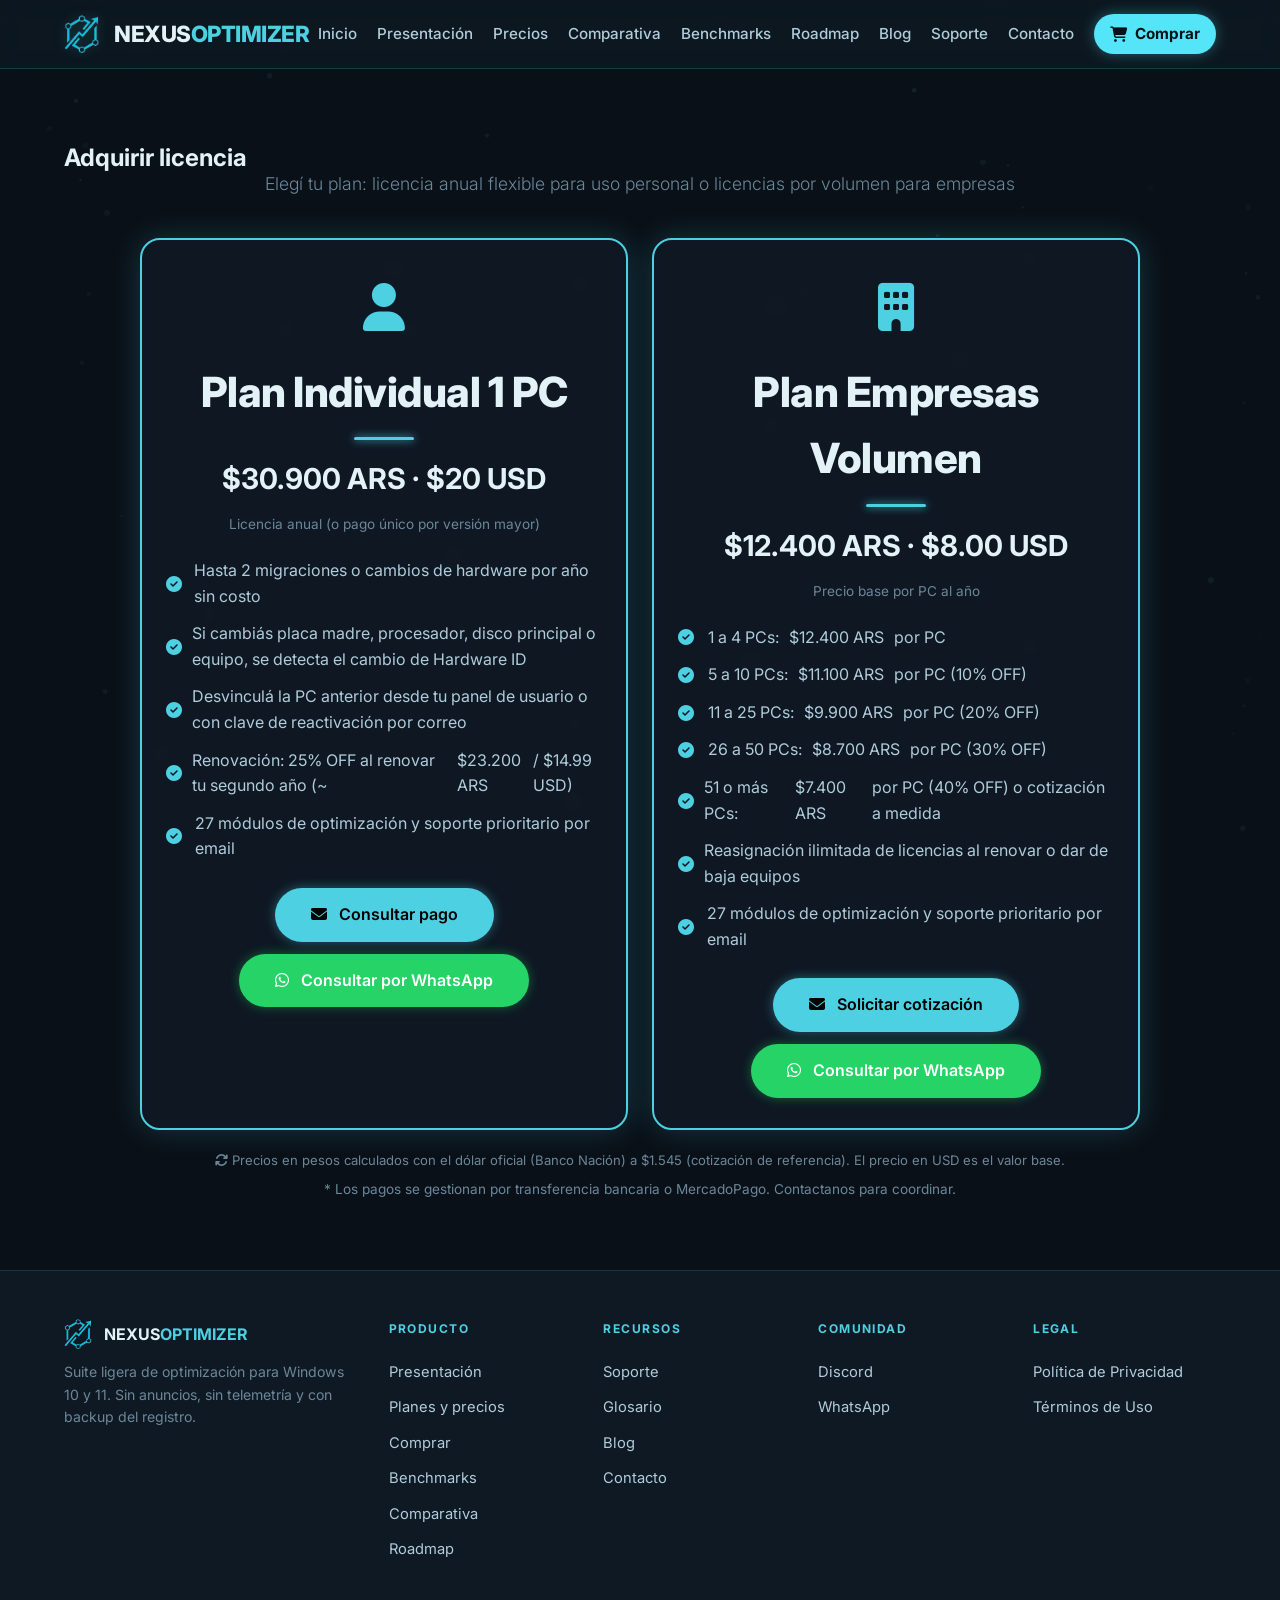
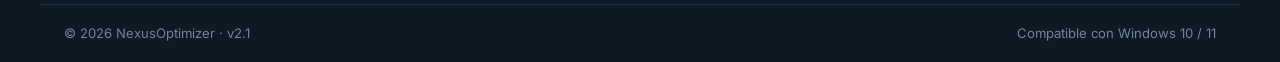
<file: comprar.html>
<!DOCTYPE html>
<html lang="es">
<head>
    <meta charset="UTF-8">
    <meta name="viewport" content="width=device-width, initial-scale=1.0">
    <title>Comprar NexusOptimizer</title>
    <link rel="icon" type="image/x-icon" href="favicon.ico">
    <link rel="preconnect" href="https://fonts.googleapis.com">
    <link rel="preconnect" href="https://fonts.gstatic.com" crossorigin>
    <link href="https://fonts.googleapis.com/css2?family=Inter:opsz,wght@14..32,300;14..32,400;14..32,600;14..32,700;14..32,800&display=swap" rel="stylesheet">
    <link rel="stylesheet" href="https://cdnjs.cloudflare.com/ajax/libs/font-awesome/6.5.0/css/all.min.css">
    <link rel="stylesheet" href="assets/css/styles.css">
</head>
<body>
    <canvas id="particlesCanvas"></canvas>
    <header>
        <div class="container header-content">
                <div class="logo">
                    <a href="index.html" style="display:flex; align-items:center; gap:12px; text-decoration:none; color:inherit;">
                        <img src="assets/images/logo_nexus_192x192.png" alt="NexusOptimizer" class="logo-img">
                        <span class="logo-text">NEXUS<span class="highlight">OPTIMIZER</span></span>
                    </a>
                </div>
            <nav>
                <ul class="nav-links" id="navLinks">
                    <li><a href="index.html">Inicio</a></li>
                    <li><a href="presentacion.html">Presentación</a></li>
                    <li><a href="index.html#planes">Precios</a></li>
                    <li><a href="comparativa.html">Comparativa</a></li>
                    <li><a href="benchmarks.html">Benchmarks</a></li>
                    <li><a href="roadmap.html">Roadmap</a></li>
                    <li><a href="blog.html">Blog</a></li>
                    <li><a href="support.html">Soporte</a></li>
                    <li><a href="contacto.html">Contacto</a></li>
                    <li class="nav-cta-item"><a href="comprar.html" class="nav-cta active"><i class="fas fa-shopping-cart"></i> Comprar</a></li>
                </ul>
                <button class="hamburger" id="hamburger" aria-label="Menú" aria-expanded="false" aria-controls="navLinks">
                    <span></span><span></span><span></span>
                </button>
            </nav>
        </div>
    </header>
    <main>
        <section class="section">
            <div class="container">
                <h1>Adquirir licencia</h1>
                <p class="section-subtitle">Elegí tu plan: licencia anual flexible para uso personal o licencias por volumen para empresas</p>
                <div class="purchase-grid">
                    <div class="purchase-card">
                        <div class="purchase-icon"><i class="fas fa-user"></i></div>
                        <h2>Plan Individual <span class="highlight">1 PC</span></h2>
                        <p class="purchase-price"><span data-usd="20">$30.900 ARS</span> · $20 USD</p>
                        <p class="purchase-note">Licencia anual (o pago único por versión mayor)</p>
                        <ul class="purchase-features">
                            <li><i class="fas fa-check-circle"></i> Hasta 2 migraciones o cambios de hardware por año sin costo</li>
                            <li><i class="fas fa-check-circle"></i> Si cambiás placa madre, procesador, disco principal o equipo, se detecta el cambio de Hardware ID</li>
                            <li><i class="fas fa-check-circle"></i> Desvinculá la PC anterior desde tu panel de usuario o con clave de reactivación por correo</li>
                            <li><i class="fas fa-check-circle"></i> Renovación: 25% OFF al renovar tu segundo año (~<span data-usd="14.99">$23.200 ARS</span> / $14.99 USD)</li>
                            <li><i class="fas fa-check-circle"></i> 27 módulos de optimización y soporte prioritario por email</li>
                        </ul>
                        <div class="purchase-actions">
                            <a href="contacto.html" class="btn-primary"><i class="fas fa-envelope"></i> Consultar pago</a>
                            <a href="https://wa.me/5491164005097?text=Hola%21%20Quiero%20consultar%20sobre%20el%20Plan%20Individual%20de%20NexusOptimizer." target="_blank" class="btn-primary btn-whatsapp" style="margin-top:12px;"><i class="fab fa-whatsapp"></i> Consultar por WhatsApp</a>
                        </div>
                    </div>
                    <div class="purchase-card">
                        <div class="purchase-icon"><i class="fas fa-building"></i></div>
                        <h2>Plan Empresas <span class="highlight">Volumen</span></h2>
                        <p class="purchase-price"><span data-usd="8">$12.400 ARS</span> · $8.00 USD</p>
                        <p class="purchase-note">Precio base por PC al año</p>
                        <ul class="purchase-features">
                            <li><i class="fas fa-check-circle"></i> 1 a 4 PCs: <span data-usd="8">$12.400 ARS</span> por PC</li>
                            <li><i class="fas fa-check-circle"></i> 5 a 10 PCs: <span data-usd="7.2">$11.100 ARS</span> por PC (10% OFF)</li>
                            <li><i class="fas fa-check-circle"></i> 11 a 25 PCs: <span data-usd="6.4">$9.900 ARS</span> por PC (20% OFF)</li>
                            <li><i class="fas fa-check-circle"></i> 26 a 50 PCs: <span data-usd="5.6">$8.700 ARS</span> por PC (30% OFF)</li>
                            <li><i class="fas fa-check-circle"></i> 51 o más PCs: <span data-usd="4.8">$7.400 ARS</span> por PC (40% OFF) o cotización a medida</li>
                            <li><i class="fas fa-check-circle"></i> Reasignación ilimitada de licencias al renovar o dar de baja equipos</li>
                            <li><i class="fas fa-check-circle"></i> 27 módulos de optimización y soporte prioritario por email</li>
                        </ul>
                        <div class="purchase-actions">
                            <a href="contacto.html" class="btn-primary"><i class="fas fa-envelope"></i> Solicitar cotización</a>
                            <a href="https://wa.me/5491164005097?text=Hola%21%20Quiero%20cotizar%20el%20Plan%20Empresas%20de%20NexusOptimizer." target="_blank" class="btn-primary btn-whatsapp" style="margin-top:12px;"><i class="fab fa-whatsapp"></i> Consultar por WhatsApp</a>
                        </div>
                    </div>
                </div>
                <p class="purchase-note fx-note" style="text-align:center;margin-top:20px;"><i class="fas fa-arrows-rotate"></i> <span data-fx-note></span></p>
                <p class="purchase-note" style="text-align:center;margin-top:8px;">* Los pagos se gestionan por transferencia bancaria o MercadoPago. Contactanos para coordinar.</p>
            </div>
        </section>
    </main>
        <footer>
        <div class="container footer-grid">
            <div class="footer-brand">
                <a href="index.html" class="footer-logo">
                    <img src="assets/images/logo_nexus_192x192.png" alt="NexusOptimizer">
                    <span>NEXUS<span class="highlight">OPTIMIZER</span></span>
                </a>
                <p>Suite ligera de optimización para Windows 10 y 11. Sin anuncios, sin telemetría y con backup del registro.</p>
            </div>
            <div class="footer-col">
                <h4>Producto</h4>
                <a href="presentacion.html">Presentación</a>
                <a href="index.html#planes">Planes y precios</a>
                <a href="comprar.html">Comprar</a>
                <a href="benchmarks.html">Benchmarks</a>
                <a href="comparativa.html">Comparativa</a>
                <a href="roadmap.html">Roadmap</a>
            </div>
            <div class="footer-col">
                <h4>Recursos</h4>
                <a href="support.html">Soporte</a>
                <a href="glossary.html">Glosario</a>
                <a href="blog.html">Blog</a>
                <a href="contacto.html">Contacto</a>
            </div>
            <div class="footer-col">
                <h4>Comunidad</h4>
                <a href="https://discord.gg/n7aHexCYZ6" target="_blank" rel="noopener">Discord</a>
                <a href="https://wa.me/5491164005097" target="_blank" rel="noopener">WhatsApp</a>
            </div>
            <div class="footer-col">
                <h4>Legal</h4>
                <a href="privacidad.html">Política de Privacidad</a>
                <a href="terminos.html">Términos de Uso</a>
            </div>
        </div>
        <div class="container footer-bottom">
            <span>&copy; 2026 NexusOptimizer &middot; v2.1</span>
            <span>Compatible con Windows 10 / 11</span>
        </div>
    </footer>
    <script src="assets/js/main.js"></script>
</body>
</html>
</file>
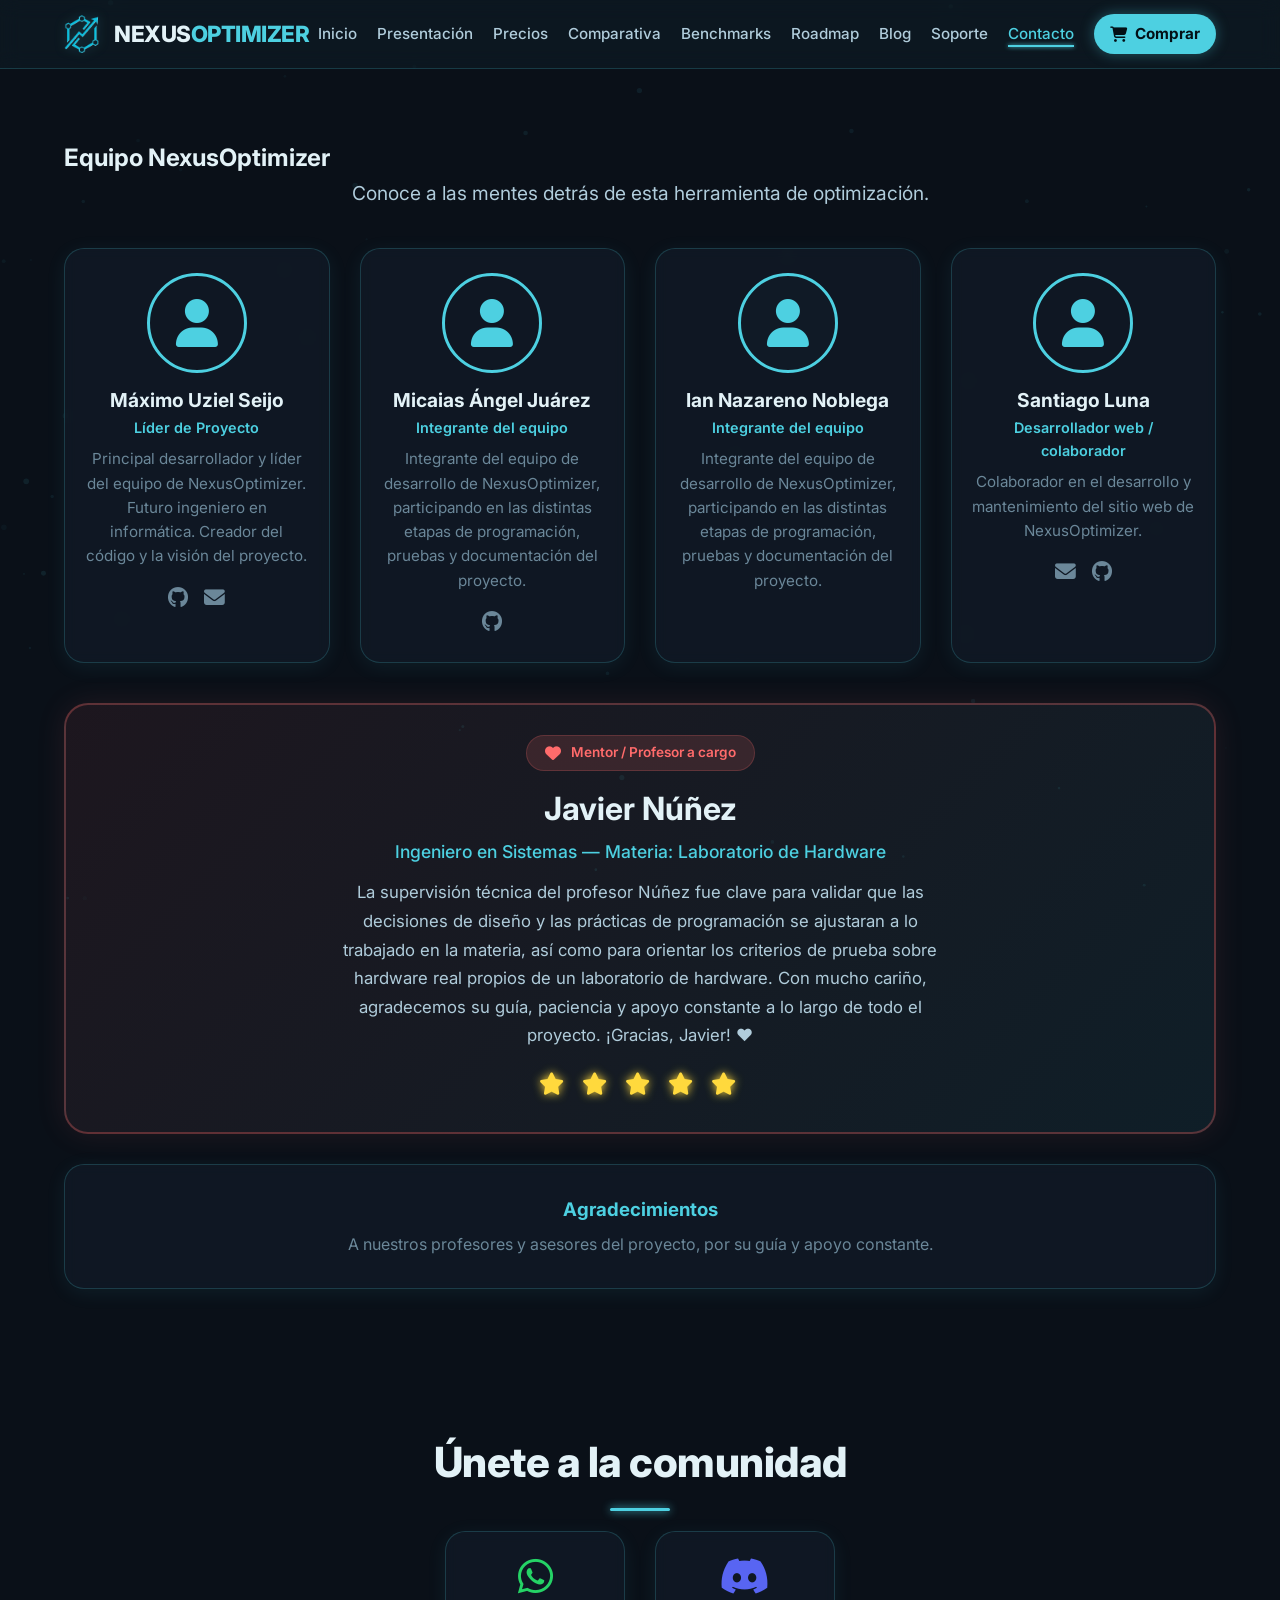
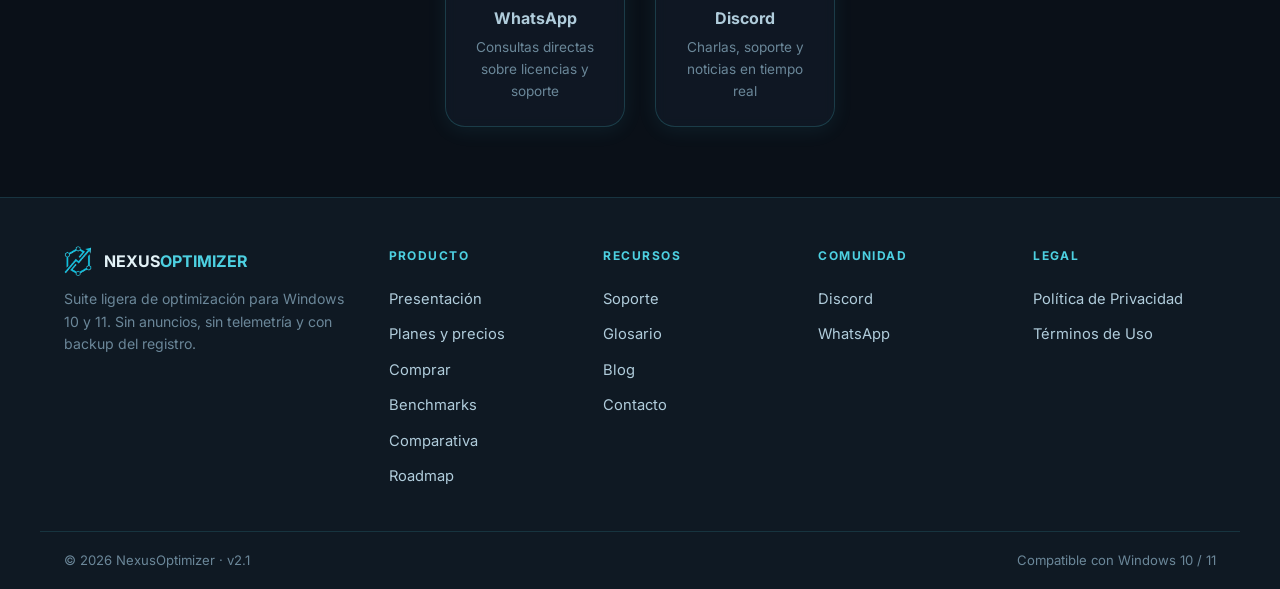
<file: contacto.html>
<!DOCTYPE html>
<html lang="es">
<head>
    <meta charset="UTF-8">
    <meta name="viewport" content="width=device-width, initial-scale=1.0">
    <title>NexusOptimizer — Contacto</title>
    <link rel="icon" type="image/x-icon" href="favicon.ico">
    <link rel="preconnect" href="https://fonts.googleapis.com">
    <link rel="preconnect" href="https://fonts.gstatic.com" crossorigin>
    <link href="https://fonts.googleapis.com/css2?family=Inter:opsz,wght@14..32,300;14..32,400;14..32,600;14..32,700;14..32,800&display=swap" rel="stylesheet">
    <link rel="stylesheet" href="https://cdnjs.cloudflare.com/ajax/libs/font-awesome/6.5.0/css/all.min.css">
    <link rel="stylesheet" href="assets/css/styles.css">
</head>
<body>
    <canvas id="particlesCanvas"></canvas>

    <header>
        <div class="container header-content">
                <div class="logo">
                    <a href="index.html" style="display:flex; align-items:center; gap:12px; text-decoration:none; color:inherit;">
                        <img src="assets/images/logo_nexus_192x192.png" alt="NexusOptimizer" class="logo-img">
                        <span class="logo-text">NEXUS<span class="highlight">OPTIMIZER</span></span>
                    </a>
                </div>
            <nav>
                <ul class="nav-links" id="navLinks">
                    <li><a href="index.html">Inicio</a></li>
                    <li><a href="presentacion.html">Presentación</a></li>
                    <li><a href="index.html#planes">Precios</a></li>
                    <li><a href="comparativa.html">Comparativa</a></li>
                    <li><a href="benchmarks.html">Benchmarks</a></li>
                    <li><a href="roadmap.html">Roadmap</a></li>
                    <li><a href="blog.html">Blog</a></li>
                    <li><a href="support.html">Soporte</a></li>
                    <li><a href="contacto.html" class="active">Contacto</a></li>
                    <li class="nav-cta-item"><a href="comprar.html" class="nav-cta"><i class="fas fa-shopping-cart"></i> Comprar</a></li>
                </ul>
                <button class="hamburger" id="hamburger" aria-label="Menú" aria-expanded="false" aria-controls="navLinks">
                    <span></span><span></span><span></span>
                </button>
            </nav>
        </div>
    </header>

    <main>
        <section class="section team">
            <div class="container">
                <h1>Equipo NexusOptimizer</h1>
                <p class="team-intro">Conoce a las mentes detrás de esta herramienta de optimización.</p>

                <!-- ===== EQUIPO MANUAL (siempre visible) ===== -->
                <div class="team-grid" style="margin-bottom:40px;">
                    <!-- Máximo Uziel Seijo -->
                    <div class="team-card fade-in">
                        <div style="width:100px;height:100px;border-radius:50%;overflow:hidden;border:3px solid var(--accent);margin:0 auto 12px;">
                            <img src="https://unavatar.io/github/ImMinato" alt="Máximo Uziel Seijo" width="100" height="100" loading="lazy" style="width:100%;height:100%;object-fit:cover;" onerror="this.parentElement.innerHTML='<div style=\'width:100%;height:100%;display:flex;align-items:center;justify-content:center;font-size:3rem;color:var(--accent);\'><i class=\'fas fa-user\'></i></div>'">
                        </div>
                        <h3>Máximo Uziel Seijo</h3>
                        <div class="role">Líder de Proyecto</div>
                        <p class="bio">Principal desarrollador y líder del equipo de NexusOptimizer. Futuro ingeniero en informática. Creador del código y la visión del proyecto.</p>
                        <div class="social-links">
                            <a href="https://github.com/ImMinato" target="_blank"><i class="fab fa-github"></i></a>
                            <a href="mailto:maximoseijouziel@gmail.com"><i class="fas fa-envelope"></i></a>
                        </div>
                    </div>

                    <!-- Micaias Ángel Juárez -->
                    <div class="team-card fade-in">
                        <div style="width:100px;height:100px;border-radius:50%;overflow:hidden;border:3px solid var(--accent);margin:0 auto 12px;">
                            <img src="https://unavatar.io/github/MicaA209" alt="Micaias Ángel Juárez" width="100" height="100" loading="lazy" style="width:100%;height:100%;object-fit:cover;" onerror="this.parentElement.innerHTML='<div style=\'width:100%;height:100%;display:flex;align-items:center;justify-content:center;font-size:3rem;color:var(--accent);\'><i class=\'fas fa-user\'></i></div>'">
                        </div>
                        <h3>Micaias Ángel Juárez</h3>
                        <div class="role">Integrante del equipo</div>
                        <p class="bio">Integrante del equipo de desarrollo de NexusOptimizer, participando en las distintas etapas de programación, pruebas y documentación del proyecto.</p>
                        <div class="social-links">
                            <a href="https://github.com/MicaA209" target="_blank"><i class="fab fa-github"></i></a>
                        </div>
                    </div>

                    <!-- Ian Nazareno Noblega -->
                    <div class="team-card fade-in">
                        <div style="width:100px;height:100px;border-radius:50%;background:var(--bg-card);border:3px solid var(--accent);margin:0 auto 12px;display:flex;align-items:center;justify-content:center;font-size:3rem;color:var(--accent);">
                            <i class="fas fa-user"></i>
                        </div>
                        <h3>Ian Nazareno Noblega</h3>
                        <div class="role">Integrante del equipo</div>
                        <p class="bio">Integrante del equipo de desarrollo de NexusOptimizer, participando en las distintas etapas de programación, pruebas y documentación del proyecto.</p>
                    </div>

                    <!-- Santiago Luna -->
                    <div class="team-card fade-in">
                        <div style="width:100px;height:100px;border-radius:50%;overflow:hidden;border:3px solid var(--accent);margin:0 auto 12px;">
                            <img src="https://unavatar.io/github/MauroKpoxD" alt="Santiago Luna" width="100" height="100" loading="lazy" style="width:100%;height:100%;object-fit:cover;" onerror="this.parentElement.innerHTML='<div style=\'width:100%;height:100%;display:flex;align-items:center;justify-content:center;font-size:3rem;color:var(--accent);\'><i class=\'fas fa-user\'></i></div>'">
                        </div>
                        <h3>Santiago Luna</h3>
                        <div class="role">Desarrollador web / colaborador</div>
                        <p class="bio">Colaborador en el desarrollo y mantenimiento del sitio web de NexusOptimizer.</p>
                        <div class="social-links">
                            <a href="mailto:sandulientos827@protonmail.com"><i class="fas fa-envelope"></i></a>
                            <a href="https://github.com/MauroKpoxD" target="_blank"><i class="fab fa-github"></i></a>
                        </div>
                    </div>
                </div>

                <!-- ===== MENTOR / PROFESOR A CARGO ===== -->
                <div class="honorable-mention">
                    <div class="mention-badge">
                        <i class="fas fa-heart" style="color: #ff6b6b;"></i>
                        <span>Mentor / Profesor a cargo</span>
                    </div>
                    <h3>Javier Núñez</h3>
                    <p class="mention-role">Ingeniero en Sistemas — Materia: Laboratorio de Hardware</p>
                    <p class="mention-message">
                        La supervisión técnica del profesor Núñez fue clave para validar que las decisiones de diseño y las prácticas de programación
                        se ajustaran a lo trabajado en la materia, así como para orientar los criterios de prueba sobre hardware real propios
                        de un laboratorio de hardware. Con mucho cariño, agradecemos su guía, paciencia y apoyo constante a lo largo de todo el proyecto. ¡Gracias, Javier! ❤️
                    </p>
                    <div class="mention-stars">
                        <i class="fas fa-star"></i>
                        <i class="fas fa-star"></i>
                        <i class="fas fa-star"></i>
                        <i class="fas fa-star"></i>
                        <i class="fas fa-star"></i>
                    </div>
                </div>

                <div class="acknowledgments">
                    <h3>Agradecimientos</h3>
                    <p>A nuestros profesores y asesores del proyecto, por su guía y apoyo constante.</p>
                </div>
            </div>
        </section>

        <!-- Comunidad -->
        <section class="section community">
            <div class="container">
                <h2>Únete a la comunidad</h2>
                <div class="community-links">
                    <a href="https://wa.me/5491164005097?text=Hola%21%20Quiero%20consultar%20sobre%20NexusOptimizer.%20%C2%BFMe%20pueden%20dar%20m%C3%A1s%20informaci%C3%B3n%3F" target="_blank" class="community-card fade-in">
                        <i class="fab fa-whatsapp" style="color:#25D366;"></i>
                        <span>WhatsApp</span>
                        <p>Consultas directas sobre licencias y soporte</p>
                    </a>
                    <a href="https://discord.gg/n7aHexCYZ6" target="_blank" class="community-card fade-in">
                        <i class="fab fa-discord" style="color:#5865F2;"></i>
                        <span>Discord</span>
                        <p>Charlas, soporte y noticias en tiempo real</p>
                    </a>
                </div>
            </div>
        </section>
    </main>
        <footer>
        <div class="container footer-grid">
            <div class="footer-brand">
                <a href="index.html" class="footer-logo">
                    <img src="assets/images/logo_nexus_192x192.png" alt="NexusOptimizer">
                    <span>NEXUS<span class="highlight">OPTIMIZER</span></span>
                </a>
                <p>Suite ligera de optimización para Windows 10 y 11. Sin anuncios, sin telemetría y con backup del registro.</p>
            </div>
            <div class="footer-col">
                <h4>Producto</h4>
                <a href="presentacion.html">Presentación</a>
                <a href="index.html#planes">Planes y precios</a>
                <a href="comprar.html">Comprar</a>
                <a href="benchmarks.html">Benchmarks</a>
                <a href="comparativa.html">Comparativa</a>
                <a href="roadmap.html">Roadmap</a>
            </div>
            <div class="footer-col">
                <h4>Recursos</h4>
                <a href="support.html">Soporte</a>
                <a href="glossary.html">Glosario</a>
                <a href="blog.html">Blog</a>
                <a href="contacto.html">Contacto</a>
            </div>
            <div class="footer-col">
                <h4>Comunidad</h4>
                <a href="https://discord.gg/n7aHexCYZ6" target="_blank" rel="noopener">Discord</a>
                <a href="https://wa.me/5491164005097" target="_blank" rel="noopener">WhatsApp</a>
            </div>
            <div class="footer-col">
                <h4>Legal</h4>
                <a href="privacidad.html">Política de Privacidad</a>
                <a href="terminos.html">Términos de Uso</a>
            </div>
        </div>
        <div class="container footer-bottom">
            <span>&copy; 2026 NexusOptimizer &middot; v2.1</span>
            <span>Compatible con Windows 10 / 11</span>
        </div>
    </footer>
    <script src="assets/js/main.js"></script>
</body>
</html>
</file>
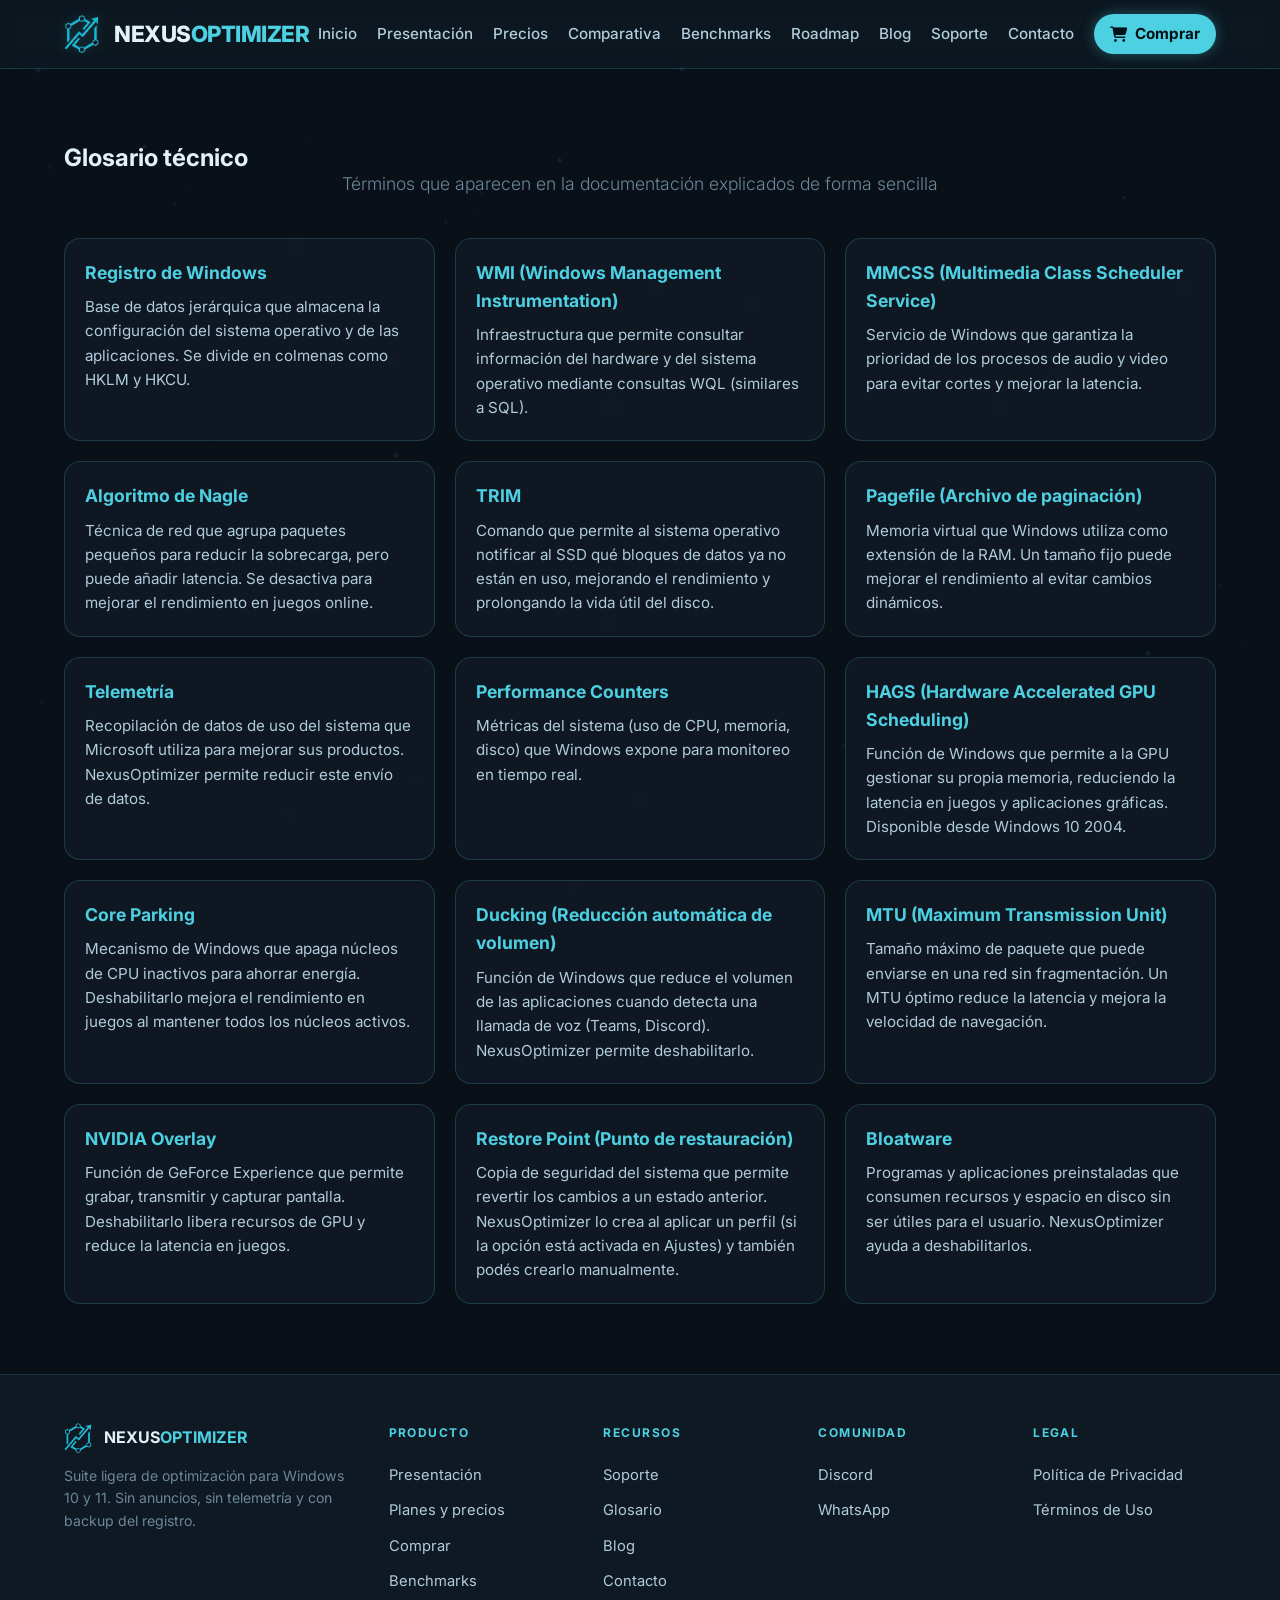
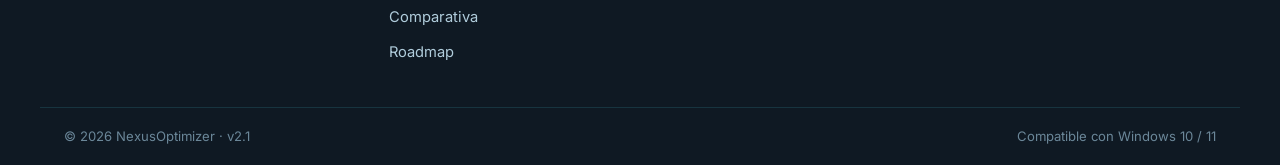
<file: glossary.html>
<!DOCTYPE html>
<html lang="es">
<head>
    <meta charset="UTF-8">
    <meta name="viewport" content="width=device-width, initial-scale=1.0">
    <title>Glosario — NexusOptimizer</title>
    <link rel="icon" type="image/x-icon" href="favicon.ico">
    <link rel="preconnect" href="https://fonts.googleapis.com">
    <link rel="preconnect" href="https://fonts.gstatic.com" crossorigin>
    <link href="https://fonts.googleapis.com/css2?family=Inter:opsz,wght@14..32,300;14..32,400;14..32,600;14..32,700;14..32,800&display=swap" rel="stylesheet">
    <link rel="stylesheet" href="https://cdnjs.cloudflare.com/ajax/libs/font-awesome/6.5.0/css/all.min.css">
    <link rel="stylesheet" href="assets/css/styles.css">
</head>
<body>
    <canvas id="particlesCanvas"></canvas>
    <header>
        <div class="container header-content">
                <div class="logo">
                    <a href="index.html" style="display:flex; align-items:center; gap:12px; text-decoration:none; color:inherit;">
                        <img src="assets/images/logo_nexus_192x192.png" alt="NexusOptimizer" class="logo-img">
                        <span class="logo-text">NEXUS<span class="highlight">OPTIMIZER</span></span>
                    </a>
                </div>
            <nav>
                <ul class="nav-links" id="navLinks">
                    <li><a href="index.html">Inicio</a></li>
                    <li><a href="presentacion.html">Presentación</a></li>
                    <li><a href="index.html#planes">Precios</a></li>
                    <li><a href="comparativa.html">Comparativa</a></li>
                    <li><a href="benchmarks.html">Benchmarks</a></li>
                    <li><a href="roadmap.html">Roadmap</a></li>
                    <li><a href="blog.html">Blog</a></li>
                    <li><a href="support.html">Soporte</a></li>
                    <li><a href="contacto.html">Contacto</a></li>
                    <li class="nav-cta-item"><a href="comprar.html" class="nav-cta"><i class="fas fa-shopping-cart"></i> Comprar</a></li>
                </ul>
                <button class="hamburger" id="hamburger" aria-label="Menú" aria-expanded="false" aria-controls="navLinks">
                    <span></span><span></span><span></span>
                </button>
            </nav>
        </div>
    </header>
    <main>
        <section class="section">
            <div class="container">
                <h1>Glosario técnico</h1>
                <p class="section-subtitle">Términos que aparecen en la documentación explicados de forma sencilla</p>
                <div class="glossary-grid" id="glossary-grid"></div>
            </div>
        </section>
    </main>
        <footer>
        <div class="container footer-grid">
            <div class="footer-brand">
                <a href="index.html" class="footer-logo">
                    <img src="assets/images/logo_nexus_192x192.png" alt="NexusOptimizer">
                    <span>NEXUS<span class="highlight">OPTIMIZER</span></span>
                </a>
                <p>Suite ligera de optimización para Windows 10 y 11. Sin anuncios, sin telemetría y con backup del registro.</p>
            </div>
            <div class="footer-col">
                <h4>Producto</h4>
                <a href="presentacion.html">Presentación</a>
                <a href="index.html#planes">Planes y precios</a>
                <a href="comprar.html">Comprar</a>
                <a href="benchmarks.html">Benchmarks</a>
                <a href="comparativa.html">Comparativa</a>
                <a href="roadmap.html">Roadmap</a>
            </div>
            <div class="footer-col">
                <h4>Recursos</h4>
                <a href="support.html">Soporte</a>
                <a href="glossary.html">Glosario</a>
                <a href="blog.html">Blog</a>
                <a href="contacto.html">Contacto</a>
            </div>
            <div class="footer-col">
                <h4>Comunidad</h4>
                <a href="https://discord.gg/n7aHexCYZ6" target="_blank" rel="noopener">Discord</a>
                <a href="https://wa.me/5491164005097" target="_blank" rel="noopener">WhatsApp</a>
            </div>
            <div class="footer-col">
                <h4>Legal</h4>
                <a href="privacidad.html">Política de Privacidad</a>
                <a href="terminos.html">Términos de Uso</a>
            </div>
        </div>
        <div class="container footer-bottom">
            <span>&copy; 2026 NexusOptimizer &middot; v2.1</span>
            <span>Compatible con Windows 10 / 11</span>
        </div>
    </footer>
    <script src="assets/js/main.js"></script>
    <script>
        document.addEventListener('DOMContentLoaded', () => {
            fetchJSON('assets/js/glossary.json').then(data => {
                document.getElementById('glossary-grid').innerHTML = data.map(item => `
                    <div class="glossary-card fade-in">
                        <h3>${item.term}</h3>
                        <p>${item.definition}</p>
                    </div>
                `).join('');
                if (typeof window.observeNewElements === 'function') window.observeNewElements();
            });
        });
    </script>
</body>
</html>
</file>
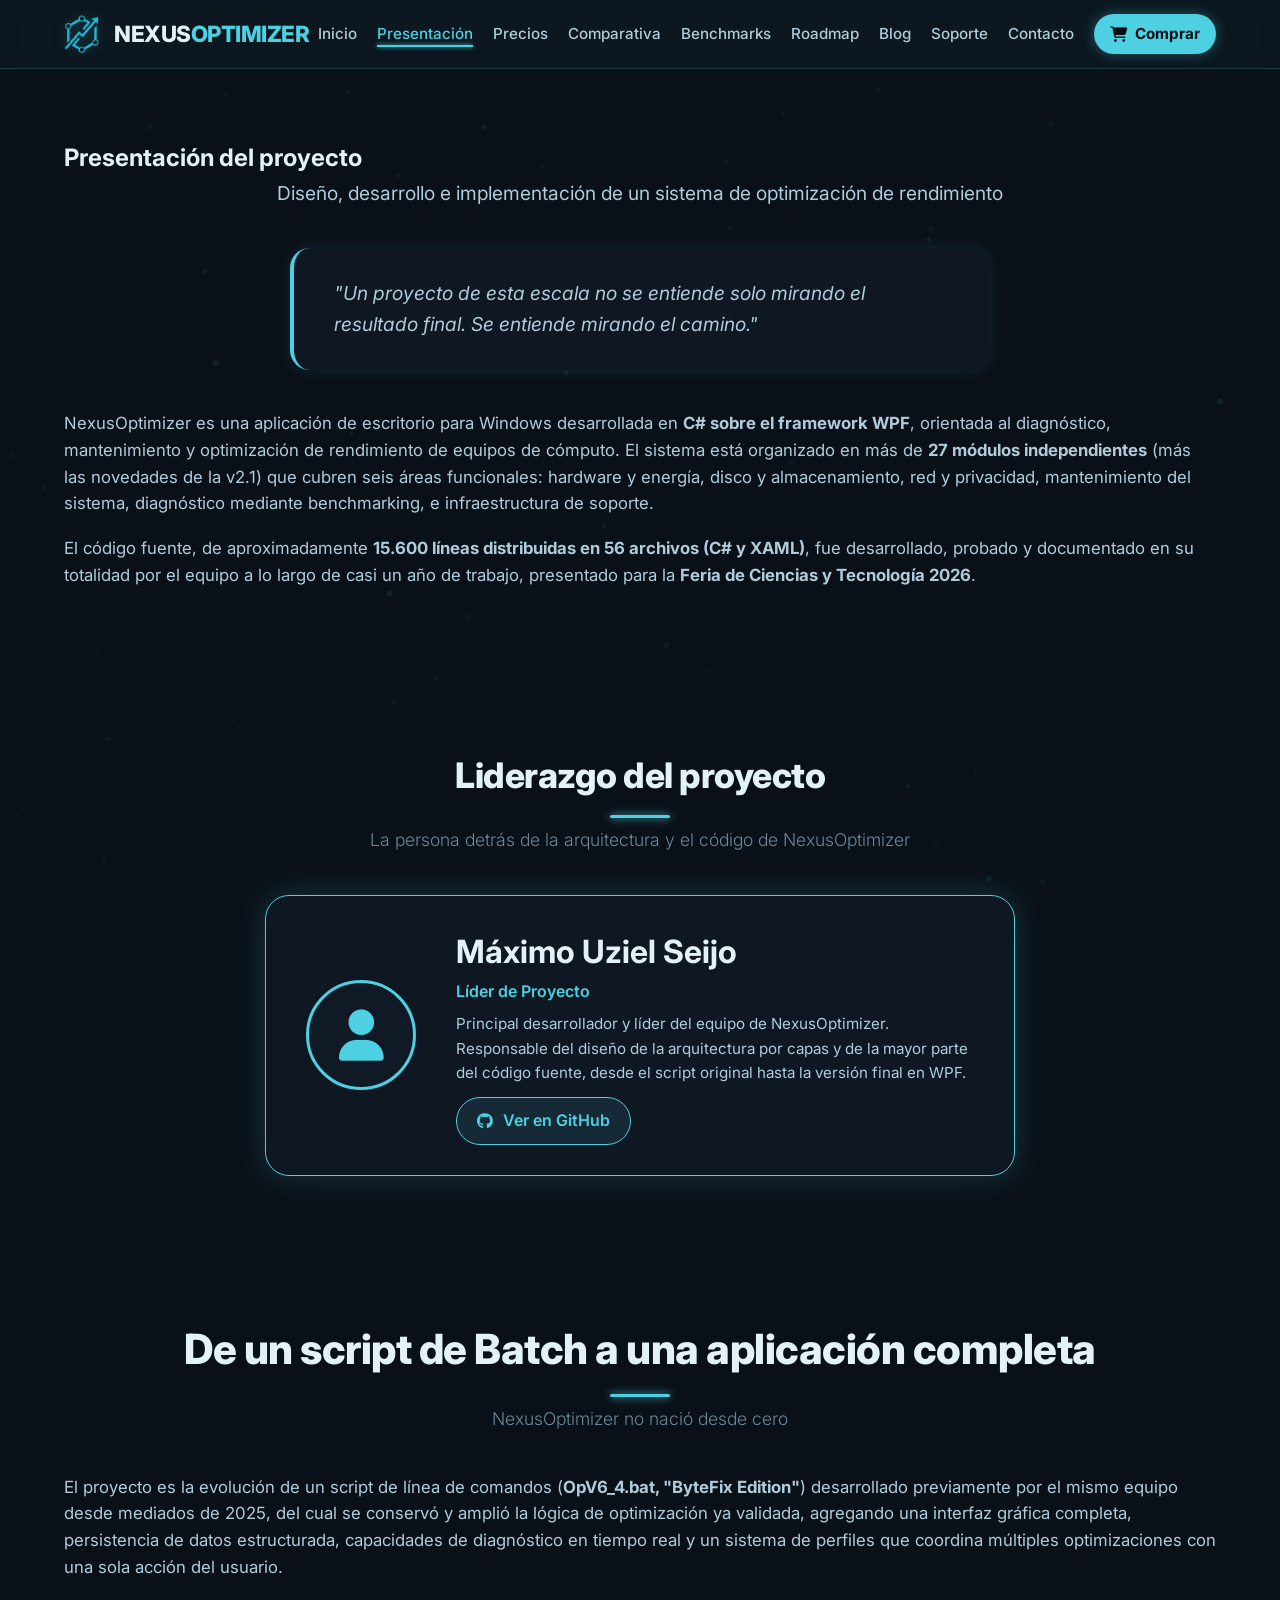
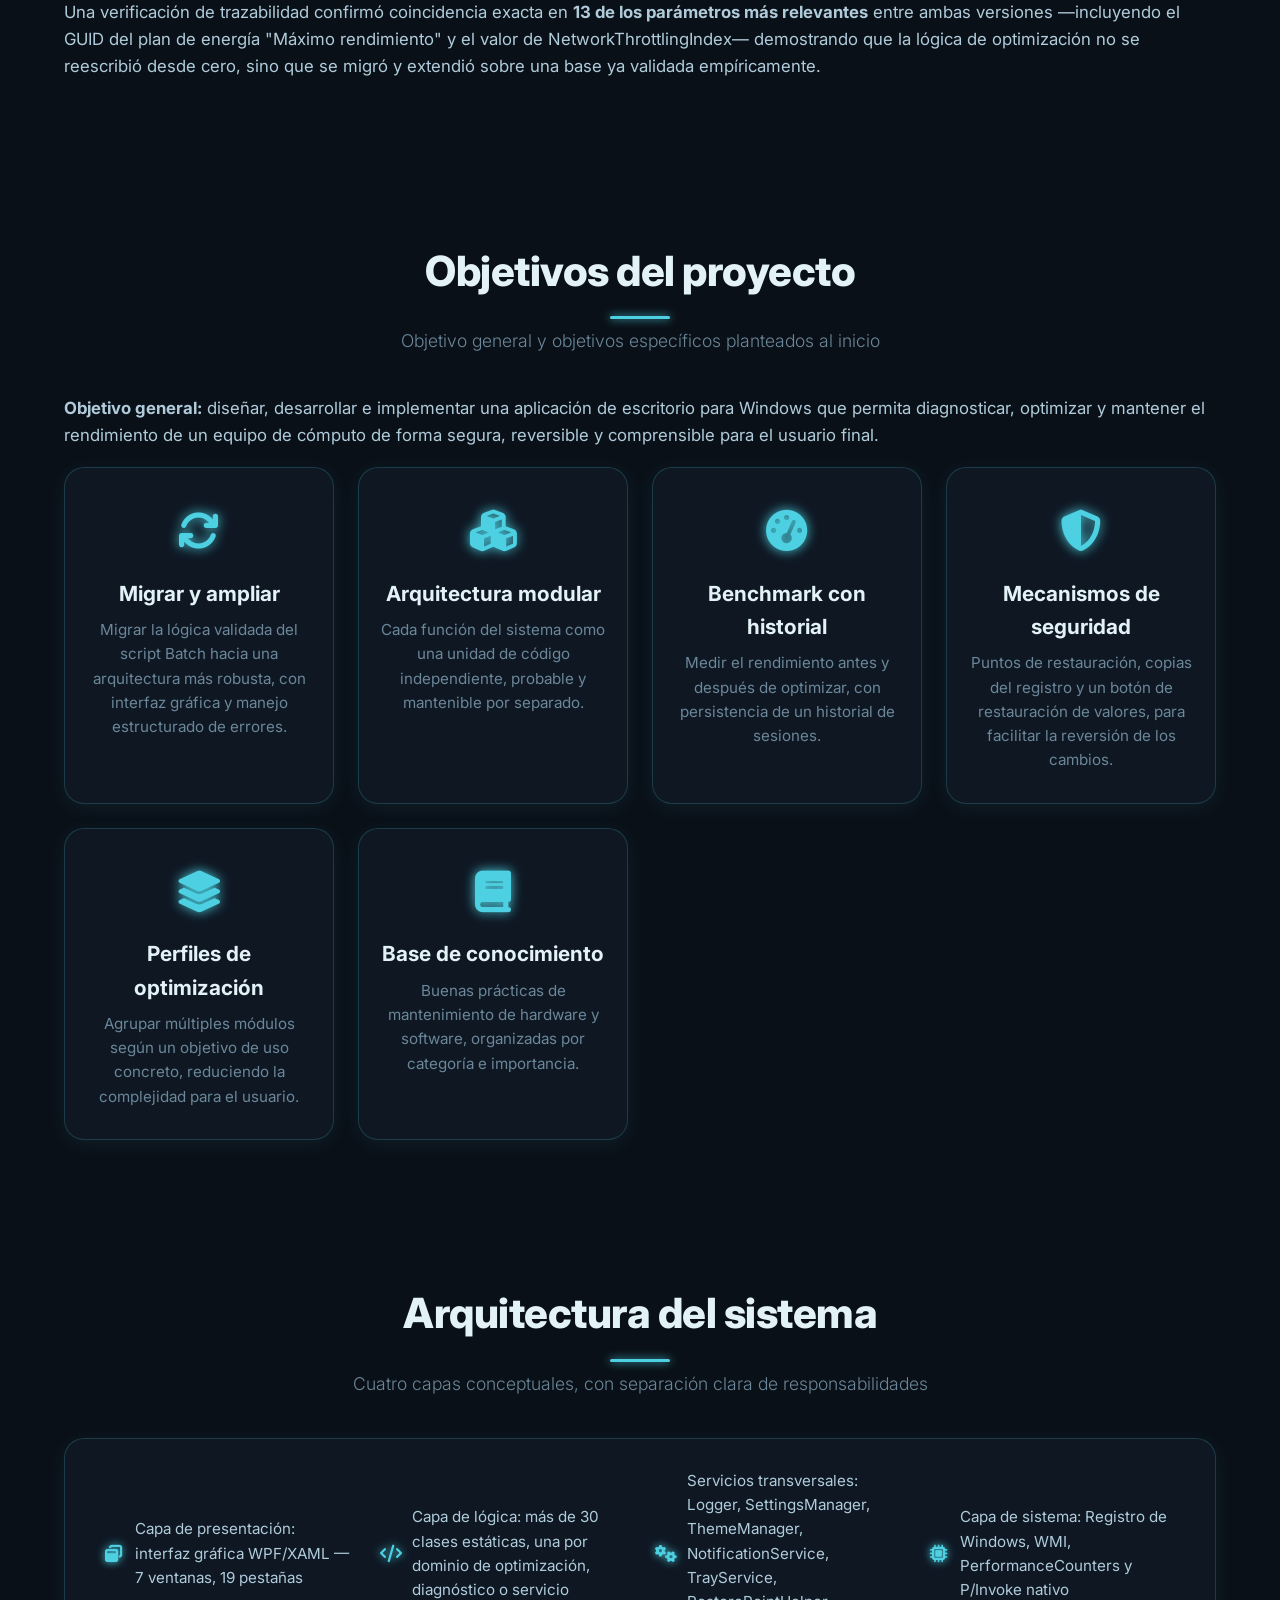
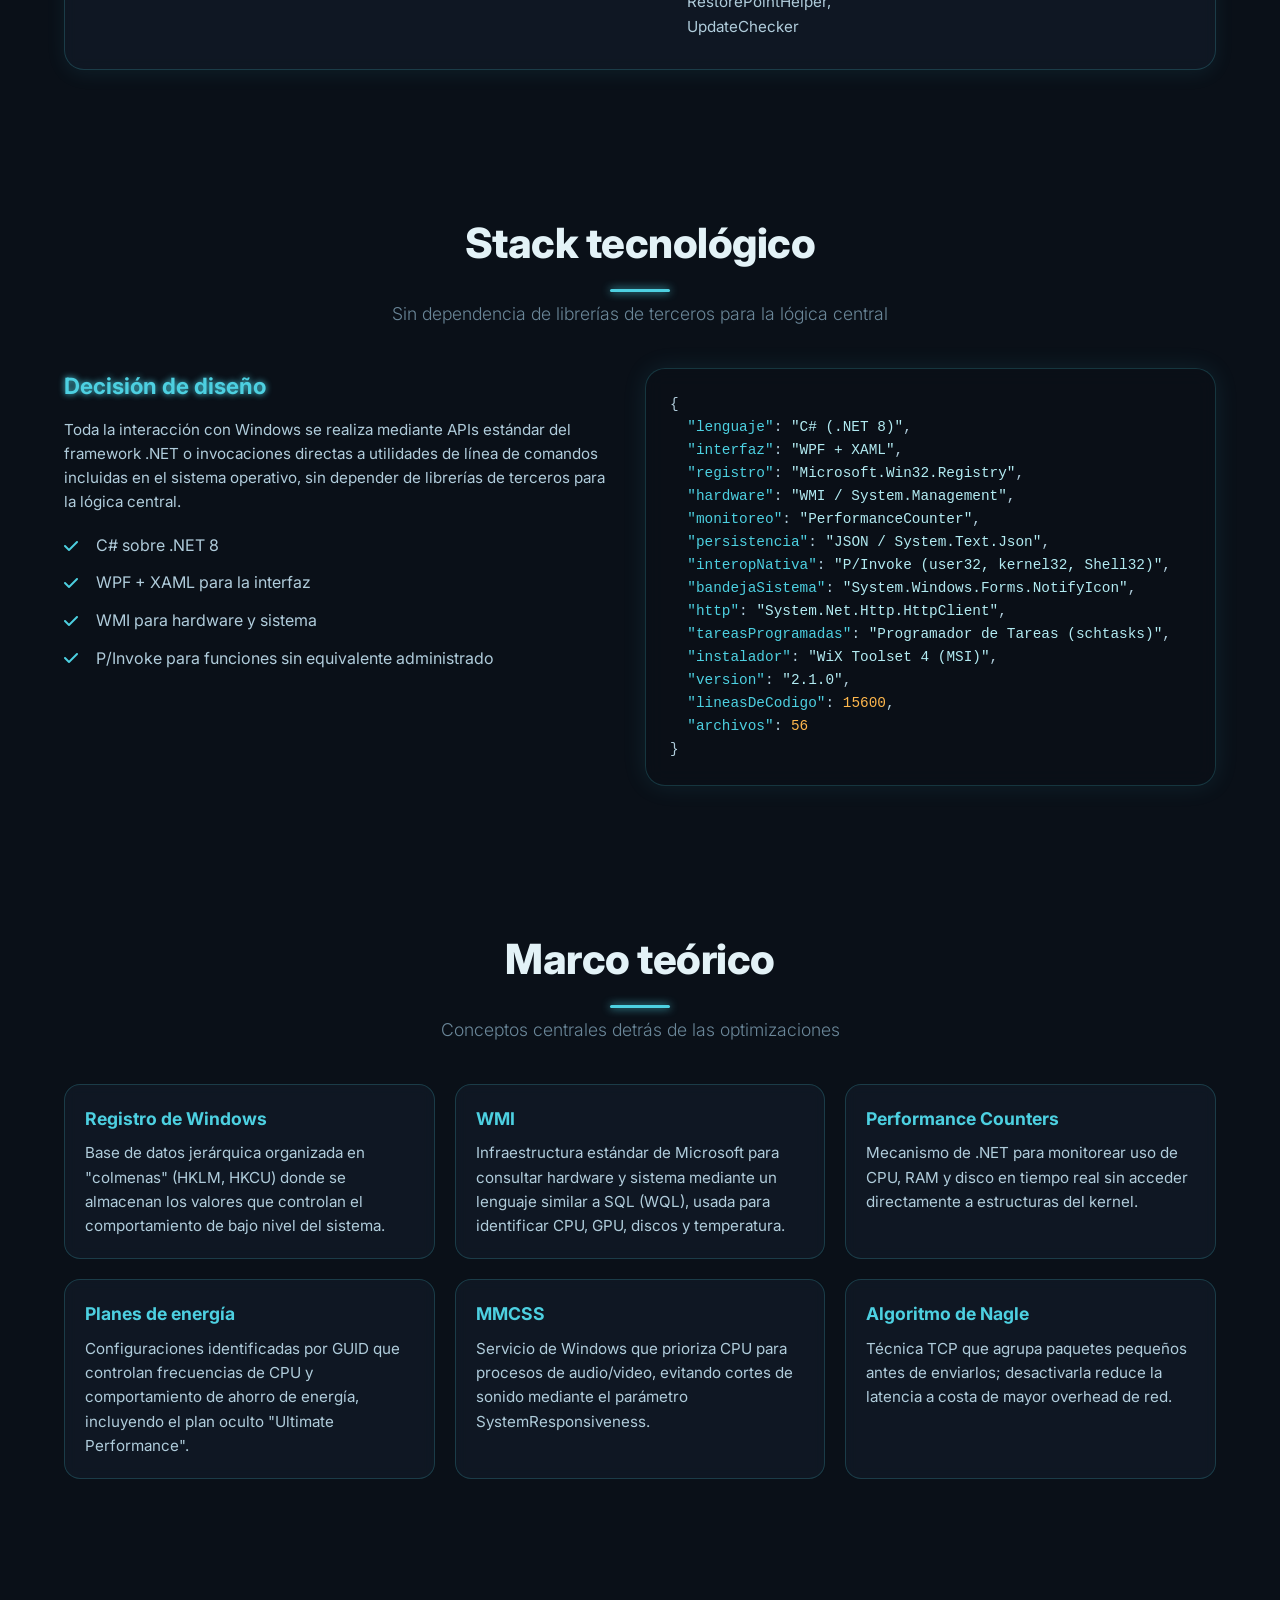
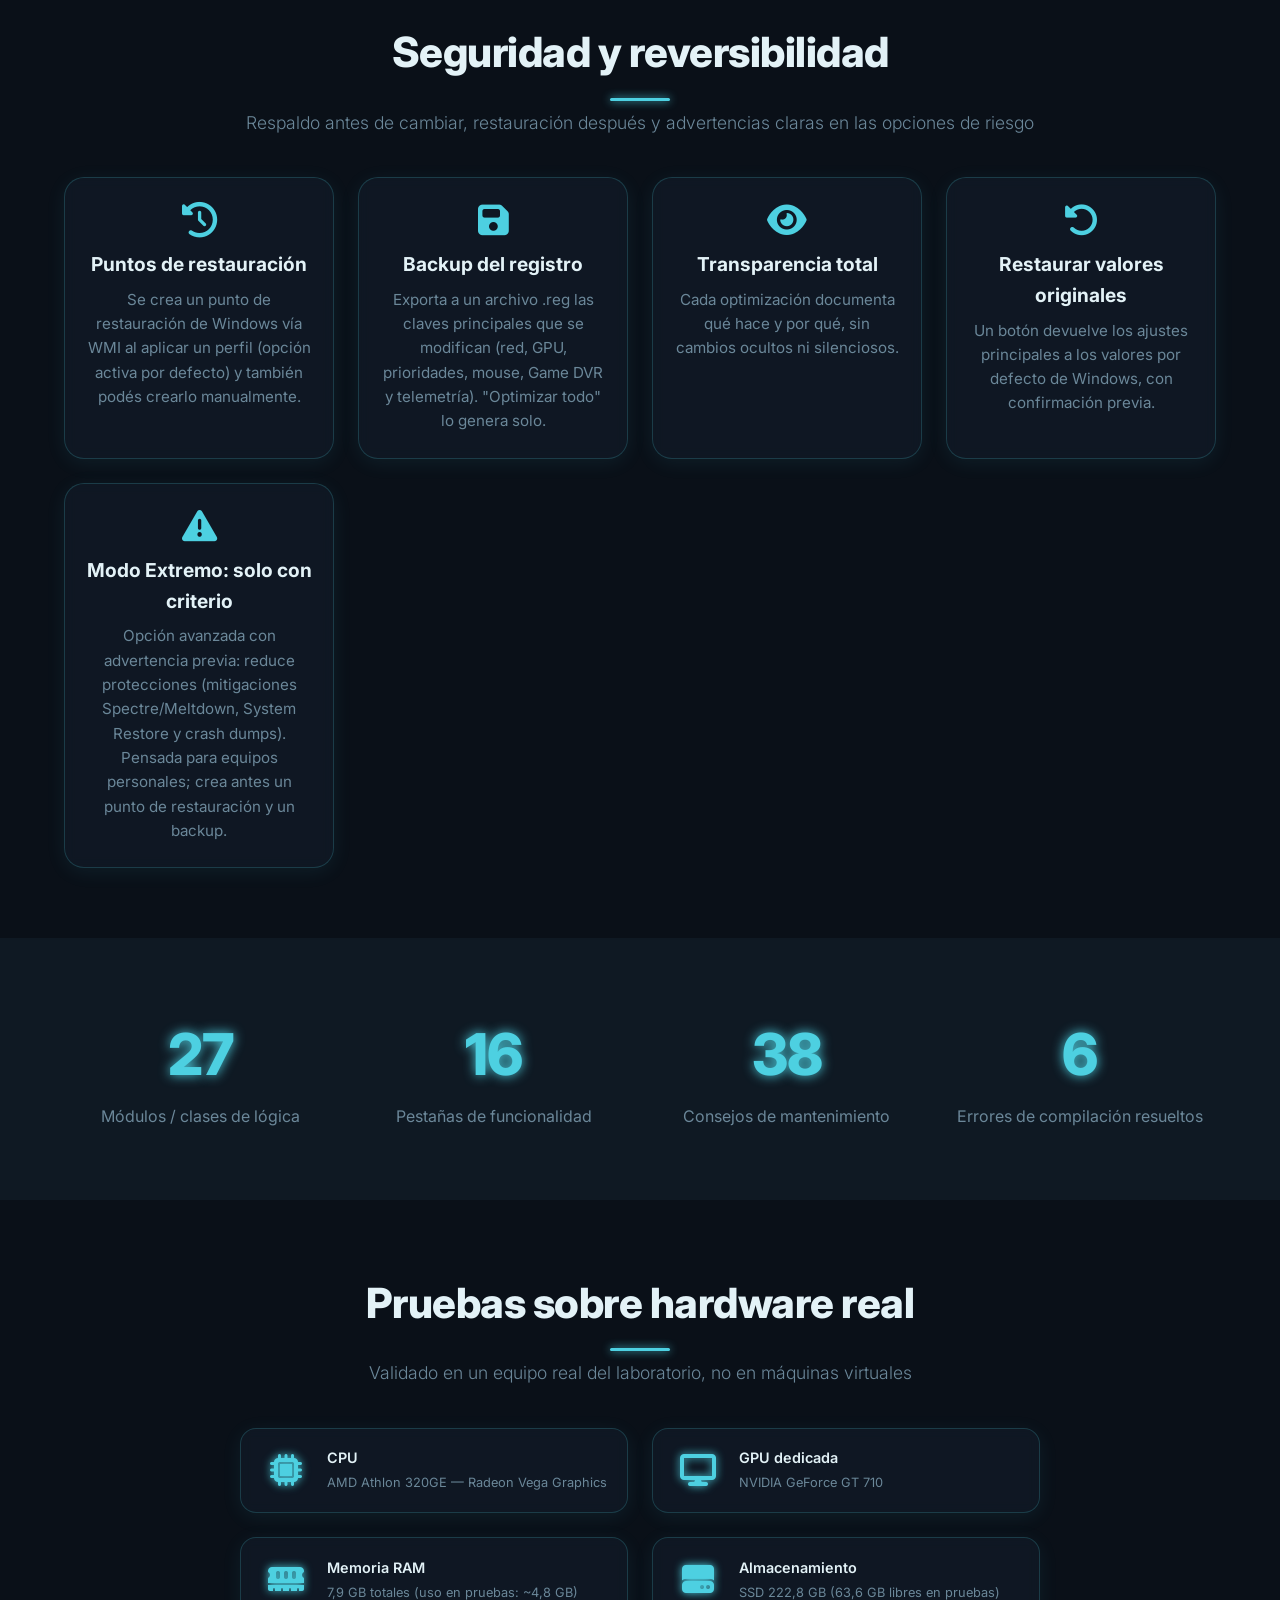
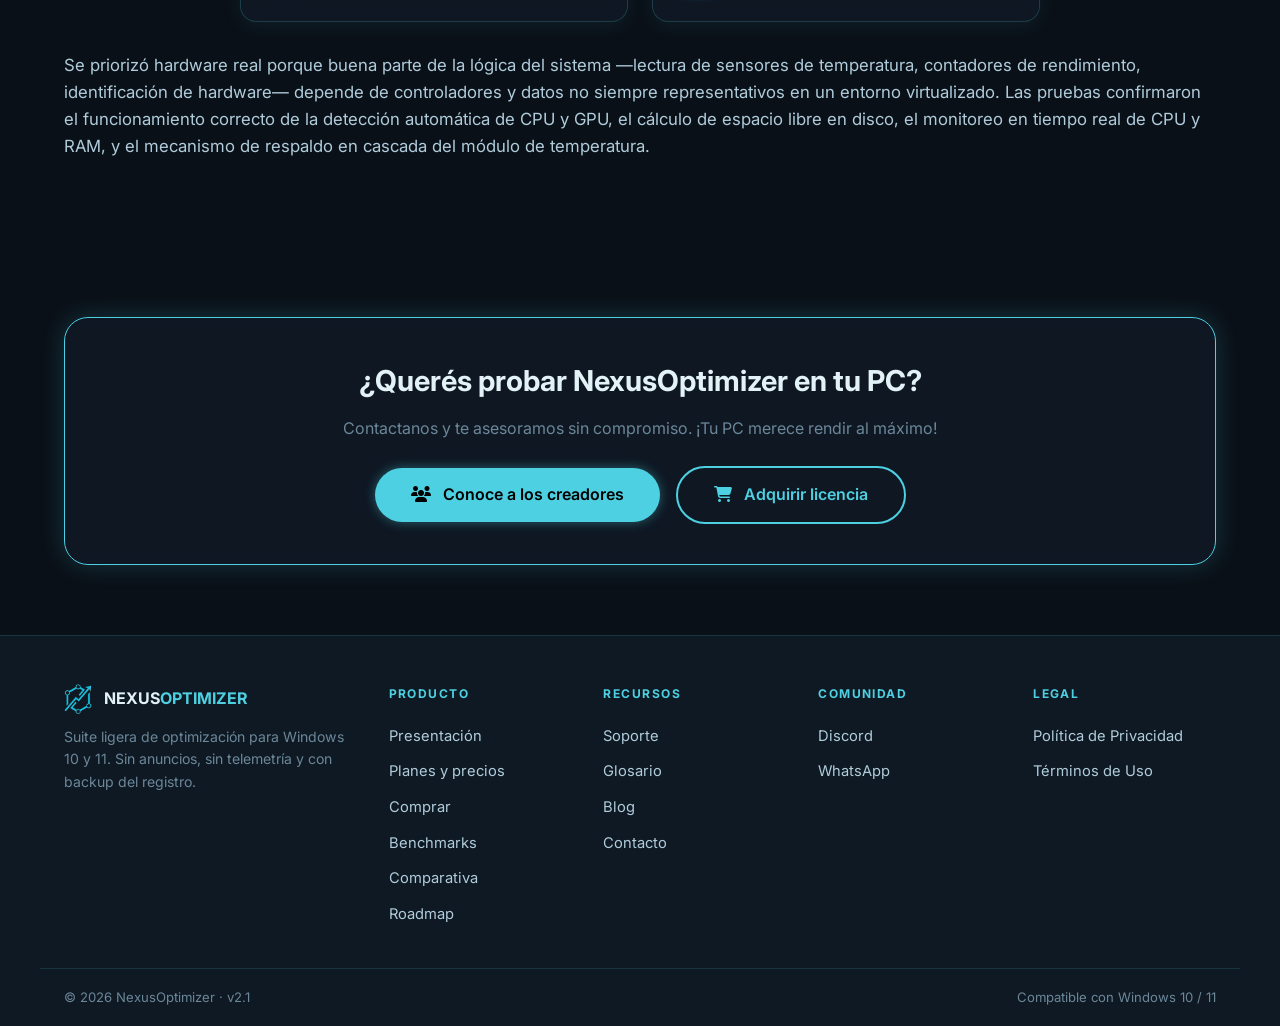
<file: presentacion.html>
<!DOCTYPE html>
<html lang="es">
<head>
    <meta charset="UTF-8">
    <meta name="viewport" content="width=device-width, initial-scale=1.0">
    <title>NexusOptimizer — Presentación</title>
    <link rel="icon" type="image/x-icon" href="favicon.ico">
    <link rel="preconnect" href="https://fonts.googleapis.com">
    <link rel="preconnect" href="https://fonts.gstatic.com" crossorigin>
    <link href="https://fonts.googleapis.com/css2?family=Inter:opsz,wght@14..32,300;14..32,400;14..32,600;14..32,700;14..32,800&display=swap" rel="stylesheet">
    <link rel="stylesheet" href="https://cdnjs.cloudflare.com/ajax/libs/font-awesome/6.5.0/css/all.min.css">
    <link rel="stylesheet" href="assets/css/styles.css">
</head>
<body>
    <canvas id="particlesCanvas"></canvas>

    <header>
        <div class="container header-content">
                <div class="logo">
                    <a href="index.html" style="display:flex; align-items:center; gap:12px; text-decoration:none; color:inherit;">
                        <img src="assets/images/logo_nexus_192x192.png" alt="NexusOptimizer" class="logo-img">
                        <span class="logo-text">NEXUS<span class="highlight">OPTIMIZER</span></span>
                    </a>
                </div>
            <nav>
                <ul class="nav-links" id="navLinks">
                    <li><a href="index.html">Inicio</a></li>
                    <li><a href="presentacion.html" class="active">Presentación</a></li>
                    <li><a href="index.html#planes">Precios</a></li>
                    <li><a href="comparativa.html">Comparativa</a></li>
                    <li><a href="benchmarks.html">Benchmarks</a></li>
                    <li><a href="roadmap.html">Roadmap</a></li>
                    <li><a href="blog.html">Blog</a></li>
                    <li><a href="support.html">Soporte</a></li>
                    <li><a href="contacto.html">Contacto</a></li>
                    <li class="nav-cta-item"><a href="comprar.html" class="nav-cta"><i class="fas fa-shopping-cart"></i> Comprar</a></li>
                </ul>
                <button class="hamburger" id="hamburger" aria-label="Menú" aria-expanded="false" aria-controls="navLinks">
                    <span></span><span></span><span></span>
                </button>
            </nav>
        </div>
    </header>

    <main>
        <!-- Hero de presentación -->
        <section class="section">
            <div class="container">
                <h1>Presentación del proyecto</h1>
                <p class="presentation-intro">Diseño, desarrollo e implementación de un sistema de optimización de rendimiento</p>
                <div class="intro-highlight fade-in">
                    <p>"Un proyecto de esta escala no se entiende solo mirando el resultado final. Se entiende mirando el camino."</p>
                </div>
                <div class="que-es-text">
                    <p>NexusOptimizer es una aplicación de escritorio para Windows desarrollada en <strong>C# sobre el framework WPF</strong>, orientada al diagnóstico, mantenimiento y optimización de rendimiento de equipos de cómputo. El sistema está organizado en más de <strong>27 módulos independientes</strong> (más las novedades de la v2.1) que cubren seis áreas funcionales: hardware y energía, disco y almacenamiento, red y privacidad, mantenimiento del sistema, diagnóstico mediante benchmarking, e infraestructura de soporte.</p>
                    <p>El código fuente, de aproximadamente <strong>15.600 líneas distribuidas en 56 archivos (C# y XAML)</strong>, fue desarrollado, probado y documentado en su totalidad por el equipo a lo largo de casi un año de trabajo, presentado para la <strong>Feria de Ciencias y Tecnología 2026</strong>.</p>
                </div>
            </div>
        </section>

        <!-- Líder de proyecto destacado -->
        <section class="section founder-section">
            <div class="container">
                <h2>Liderazgo del proyecto</h2>
                <p class="section-subtitle">La persona detrás de la arquitectura y el código de NexusOptimizer</p>
                <div class="founder-card fade-in">
                    <div class="founder-avatar">
                        <img src="https://unavatar.io/github/ImMinato" alt="Máximo Uziel Seijo" width="110" height="110" loading="lazy" onerror="this.parentElement.innerHTML='<div style=\'width:110px;height:110px;border-radius:50%;display:flex;align-items:center;justify-content:center;font-size:3.2rem;color:var(--accent);background:var(--bg-card);border:3px solid var(--accent);\'><i class=\'fas fa-user\'></i></div>'">
                    </div>
                    <div class="founder-info">
                        <h3>Máximo Uziel Seijo</h3>
                        <div class="founder-role">Líder de Proyecto</div>
                        <p class="founder-bio">Principal desarrollador y líder del equipo de NexusOptimizer. Responsable del diseño de la arquitectura por capas y de la mayor parte del código fuente, desde el script original hasta la versión final en WPF.</p>
                        <a href="https://github.com/ImMinato" target="_blank" class="founder-github"><i class="fab fa-github"></i> Ver en GitHub</a>
                    </div>
                </div>
            </div>
        </section>

        <!-- Origen del proyecto -->
        <section class="section">
            <div class="container">
                <h2>De un script de Batch a una aplicación completa</h2>
                <p class="section-subtitle">NexusOptimizer no nació desde cero</p>
                <div class="que-es-text">
                    <p>El proyecto es la evolución de un script de línea de comandos (<strong>OpV6_4.bat, "ByteFix Edition"</strong>) desarrollado previamente por el mismo equipo desde mediados de 2025, del cual se conservó y amplió la lógica de optimización ya validada, agregando una interfaz gráfica completa, persistencia de datos estructurada, capacidades de diagnóstico en tiempo real y un sistema de perfiles que coordina múltiples optimizaciones con una sola acción del usuario.</p>
                    <p>Una verificación de trazabilidad confirmó coincidencia exacta en <strong>13 de los parámetros más relevantes</strong> entre ambas versiones —incluyendo el GUID del plan de energía "Máximo rendimiento" y el valor de NetworkThrottlingIndex— demostrando que la lógica de optimización no se reescribió desde cero, sino que se migró y extendió sobre una base ya validada empíricamente.</p>
                </div>
            </div>
        </section>

        <!-- Objetivos -->
        <section class="section modules">
            <div class="container">
                <h2>Objetivos del proyecto</h2>
                <p class="section-subtitle">Objetivo general y objetivos específicos planteados al inicio</p>
                <div class="que-es-text">
                    <p><strong>Objetivo general:</strong> diseñar, desarrollar e implementar una aplicación de escritorio para Windows que permita diagnosticar, optimizar y mantener el rendimiento de un equipo de cómputo de forma segura, reversible y comprensible para el usuario final.</p>
                </div>
                <div class="steps-grid">
                    <div class="step-item fade-in">
                        <div class="step-icon"><i class="fas fa-arrows-rotate"></i></div>
                        <h3>Migrar y ampliar</h3>
                        <p>Migrar la lógica validada del script Batch hacia una arquitectura más robusta, con interfaz gráfica y manejo estructurado de errores.</p>
                    </div>
                    <div class="step-item fade-in">
                        <div class="step-icon"><i class="fas fa-cubes"></i></div>
                        <h3>Arquitectura modular</h3>
                        <p>Cada función del sistema como una unidad de código independiente, probable y mantenible por separado.</p>
                    </div>
                    <div class="step-item fade-in">
                        <div class="step-icon"><i class="fas fa-gauge-high"></i></div>
                        <h3>Benchmark con historial</h3>
                        <p>Medir el rendimiento antes y después de optimizar, con persistencia de un historial de sesiones.</p>
                    </div>
                    <div class="step-item fade-in">
                        <div class="step-icon"><i class="fas fa-shield-halved"></i></div>
                        <h3>Mecanismos de seguridad</h3>
                        <p>Puntos de restauración, copias del registro y un botón de restauración de valores, para facilitar la reversión de los cambios.</p>
                    </div>
                    <div class="step-item fade-in">
                        <div class="step-icon"><i class="fas fa-layer-group"></i></div>
                        <h3>Perfiles de optimización</h3>
                        <p>Agrupar múltiples módulos según un objetivo de uso concreto, reduciendo la complejidad para el usuario.</p>
                    </div>
                    <div class="step-item fade-in">
                        <div class="step-icon"><i class="fas fa-book"></i></div>
                        <h3>Base de conocimiento</h3>
                        <p>Buenas prácticas de mantenimiento de hardware y software, organizadas por categoría e importancia.</p>
                    </div>
                </div>
            </div>
        </section>

        <!-- Arquitectura -->
        <section class="section requirements">
            <div class="container">
                <h2>Arquitectura del sistema</h2>
                <p class="section-subtitle">Cuatro capas conceptuales, con separación clara de responsabilidades</p>
                <div class="requirements-box fade-in">
                    <div class="req-item"><i class="fas fa-window-restore"></i> Capa de presentación: interfaz gráfica WPF/XAML — 7 ventanas, 19 pestañas</div>
                    <div class="req-item"><i class="fas fa-code"></i> Capa de lógica: más de 30 clases estáticas, una por dominio de optimización, diagnóstico o servicio</div>
                    <div class="req-item"><i class="fas fa-gears"></i> Servicios transversales: Logger, SettingsManager, ThemeManager, NotificationService, TrayService, RestorePointHelper, UpdateChecker</div>
                    <div class="req-item"><i class="fas fa-microchip"></i> Capa de sistema: Registro de Windows, WMI, PerformanceCounters y P/Invoke nativo</div>
                </div>
            </div>
        </section>

        <!-- Stack tecnológico (tech-layout con JSON simulado) -->
        <section class="section">
            <div class="container">
                <h2>Stack tecnológico</h2>
                <p class="section-subtitle">Sin dependencia de librerías de terceros para la lógica central</p>
                <div class="tech-layout">
                    <div class="tech-info fade-in">
                        <h3>Decisión de diseño</h3>
                        <p>Toda la interacción con Windows se realiza mediante APIs estándar del framework .NET o invocaciones directas a utilidades de línea de comandos incluidas en el sistema operativo, sin depender de librerías de terceros para la lógica central.</p>
                        <ul>
                            <li><i class="fas fa-check"></i> C# sobre .NET 8</li>
                            <li><i class="fas fa-check"></i> WPF + XAML para la interfaz</li>
                            <li><i class="fas fa-check"></i> WMI para hardware y sistema</li>
                            <li><i class="fas fa-check"></i> P/Invoke para funciones sin equivalente administrado</li>
                        </ul>
                    </div>
                    <div class="tech-json-box fade-in">
                        <pre class="json-sim">{
  <span class="key">"lenguaje"</span>: <span class="string">"C# (.NET 8)"</span>,
  <span class="key">"interfaz"</span>: <span class="string">"WPF + XAML"</span>,
  <span class="key">"registro"</span>: <span class="string">"Microsoft.Win32.Registry"</span>,
  <span class="key">"hardware"</span>: <span class="string">"WMI / System.Management"</span>,
  <span class="key">"monitoreo"</span>: <span class="string">"PerformanceCounter"</span>,
  <span class="key">"persistencia"</span>: <span class="string">"JSON / System.Text.Json"</span>,
  <span class="key">"interopNativa"</span>: <span class="string">"P/Invoke (user32, kernel32, Shell32)"</span>,
  <span class="key">"bandejaSistema"</span>: <span class="string">"System.Windows.Forms.NotifyIcon"</span>,
  <span class="key">"http"</span>: <span class="string">"System.Net.Http.HttpClient"</span>,
  <span class="key">"tareasProgramadas"</span>: <span class="string">"Programador de Tareas (schtasks)"</span>,
  <span class="key">"instalador"</span>: <span class="string">"WiX Toolset 4 (MSI)"</span>,
  <span class="key">"version"</span>: <span class="string">"2.1.0"</span>,
  <span class="key">"lineasDeCodigo"</span>: <span class="number">15600</span>,
  <span class="key">"archivos"</span>: <span class="number">56</span>
}</pre>
                    </div>
                </div>
            </div>
        </section>

        <!-- Marco teórico -->
        <section class="section">
            <div class="container">
                <h2>Marco teórico</h2>
                <p class="section-subtitle">Conceptos centrales detrás de las optimizaciones</p>
                <div class="glossary-grid">
                    <div class="glossary-card fade-in">
                        <h3>Registro de Windows</h3>
                        <p>Base de datos jerárquica organizada en "colmenas" (HKLM, HKCU) donde se almacenan los valores que controlan el comportamiento de bajo nivel del sistema.</p>
                    </div>
                    <div class="glossary-card fade-in">
                        <h3>WMI</h3>
                        <p>Infraestructura estándar de Microsoft para consultar hardware y sistema mediante un lenguaje similar a SQL (WQL), usada para identificar CPU, GPU, discos y temperatura.</p>
                    </div>
                    <div class="glossary-card fade-in">
                        <h3>Performance Counters</h3>
                        <p>Mecanismo de .NET para monitorear uso de CPU, RAM y disco en tiempo real sin acceder directamente a estructuras del kernel.</p>
                    </div>
                    <div class="glossary-card fade-in">
                        <h3>Planes de energía</h3>
                        <p>Configuraciones identificadas por GUID que controlan frecuencias de CPU y comportamiento de ahorro de energía, incluyendo el plan oculto "Ultimate Performance".</p>
                    </div>
                    <div class="glossary-card fade-in">
                        <h3>MMCSS</h3>
                        <p>Servicio de Windows que prioriza CPU para procesos de audio/video, evitando cortes de sonido mediante el parámetro SystemResponsiveness.</p>
                    </div>
                    <div class="glossary-card fade-in">
                        <h3>Algoritmo de Nagle</h3>
                        <p>Técnica TCP que agrupa paquetes pequeños antes de enviarlos; desactivarla reduce la latencia a costa de mayor overhead de red.</p>
                    </div>
                </div>
            </div>
        </section>

        <!-- Seguridad y reversibilidad -->
        <section class="section">
            <div class="container">
                <h2>Seguridad y reversibilidad</h2>
                <p class="section-subtitle">Respaldo antes de cambiar, restauración después y advertencias claras en las opciones de riesgo</p>
                <div class="security-grid">
                    <div class="security-card fade-in">
                        <i class="fas fa-clock-rotate-left"></i>
                        <h3>Puntos de restauración</h3>
                        <p>Se crea un punto de restauración de Windows vía WMI al aplicar un perfil (opción activa por defecto) y también podés crearlo manualmente.</p>
                    </div>
                    <div class="security-card fade-in">
                        <i class="fas fa-floppy-disk"></i>
                        <h3>Backup del registro</h3>
                        <p>Exporta a un archivo .reg las claves principales que se modifican (red, GPU, prioridades, mouse, Game DVR y telemetría). "Optimizar todo" lo genera solo.</p>
                    </div>
                    <div class="security-card fade-in">
                        <i class="fas fa-eye"></i>
                        <h3>Transparencia total</h3>
                        <p>Cada optimización documenta qué hace y por qué, sin cambios ocultos ni silenciosos.</p>
                    </div>
                    <div class="security-card fade-in">
                        <i class="fas fa-rotate-left"></i>
                        <h3>Restaurar valores originales</h3>
                        <p>Un botón devuelve los ajustes principales a los valores por defecto de Windows, con confirmación previa.</p>
                    </div>
                    <div class="security-card fade-in">
                        <i class="fas fa-triangle-exclamation"></i>
                        <h3>Modo Extremo: solo con criterio</h3>
                        <p>Opción avanzada con advertencia previa: reduce protecciones (mitigaciones Spectre/Meltdown, System Restore y crash dumps). Pensada para equipos personales; crea antes un punto de restauración y un backup.</p>
                    </div>
                </div>
            </div>
        </section>

        <!-- Resultados clave -->
        <section class="section stats">
            <div class="container stats-grid">
                <div class="stat-item">
                    <span class="stat-number">27</span>
                    <span class="stat-label">Módulos / clases de lógica</span>
                </div>
                <div class="stat-item">
                    <span class="stat-number">16</span>
                    <span class="stat-label">Pestañas de funcionalidad</span>
                </div>
                <div class="stat-item">
                    <span class="stat-number">38</span>
                    <span class="stat-label">Consejos de mantenimiento</span>
                </div>
                <div class="stat-item">
                    <span class="stat-number">6</span>
                    <span class="stat-label">Errores de compilación resueltos</span>
                </div>
            </div>
        </section>

        <!-- Pruebas sobre hardware real (perf-grid) -->
        <section class="section">
            <div class="container">
                <h2>Pruebas sobre hardware real</h2>
                <p class="section-subtitle">Validado en un equipo real del laboratorio, no en máquinas virtuales</p>
                <div class="perf-grid">
                    <div class="perf-item fade-in">
                        <div class="perf-icon"><i class="fas fa-microchip"></i></div>
                        <div class="perf-bar">
                            <span class="perf-label">CPU</span>
                            <span class="perf-values">AMD Athlon 320GE — Radeon Vega Graphics</span>
                        </div>
                    </div>
                    <div class="perf-item fade-in">
                        <div class="perf-icon"><i class="fas fa-display"></i></div>
                        <div class="perf-bar">
                            <span class="perf-label">GPU dedicada</span>
                            <span class="perf-values">NVIDIA GeForce GT 710</span>
                        </div>
                    </div>
                    <div class="perf-item fade-in">
                        <div class="perf-icon"><i class="fas fa-memory"></i></div>
                        <div class="perf-bar">
                            <span class="perf-label">Memoria RAM</span>
                            <span class="perf-values">7,9 GB totales (uso en pruebas: ~4,8 GB)</span>
                        </div>
                    </div>
                    <div class="perf-item fade-in">
                        <div class="perf-icon"><i class="fas fa-hard-drive"></i></div>
                        <div class="perf-bar">
                            <span class="perf-label">Almacenamiento</span>
                            <span class="perf-values">SSD 222,8 GB (63,6 GB libres en pruebas)</span>
                        </div>
                    </div>
                </div>
                <div class="que-es-text" style="margin-top:30px;">
                    <p>Se priorizó hardware real porque buena parte de la lógica del sistema —lectura de sensores de temperatura, contadores de rendimiento, identificación de hardware— depende de controladores y datos no siempre representativos en un entorno virtualizado. Las pruebas confirmaron el funcionamiento correcto de la detección automática de CPU y GPU, el cálculo de espacio libre en disco, el monitoreo en tiempo real de CPU y RAM, y el mecanismo de respaldo en cascada del módulo de temperatura.</p>
                </div>
            </div>
        </section>

        <!-- CTA final con botón de compra adicional -->
        <section class="section presentation-cta-section">
            <div class="container">
                <div class="cta-box">
                    <h3>¿Querés probar NexusOptimizer en tu PC?</h3>
                    <p>Contactanos y te asesoramos sin compromiso. ¡Tu PC merece rendir al máximo!</p>
                    <a href="contacto.html" class="btn-primary"><i class="fas fa-users"></i> Conoce a los creadores</a>
                    <a href="comprar.html" class="btn-primary btn-secondary" style="margin-left:12px;"><i class="fas fa-shopping-cart"></i> Adquirir licencia</a>
                </div>
            </div>
        </section>
    </main>
        <footer>
        <div class="container footer-grid">
            <div class="footer-brand">
                <a href="index.html" class="footer-logo">
                    <img src="assets/images/logo_nexus_192x192.png" alt="NexusOptimizer">
                    <span>NEXUS<span class="highlight">OPTIMIZER</span></span>
                </a>
                <p>Suite ligera de optimización para Windows 10 y 11. Sin anuncios, sin telemetría y con backup del registro.</p>
            </div>
            <div class="footer-col">
                <h4>Producto</h4>
                <a href="presentacion.html">Presentación</a>
                <a href="index.html#planes">Planes y precios</a>
                <a href="comprar.html">Comprar</a>
                <a href="benchmarks.html">Benchmarks</a>
                <a href="comparativa.html">Comparativa</a>
                <a href="roadmap.html">Roadmap</a>
            </div>
            <div class="footer-col">
                <h4>Recursos</h4>
                <a href="support.html">Soporte</a>
                <a href="glossary.html">Glosario</a>
                <a href="blog.html">Blog</a>
                <a href="contacto.html">Contacto</a>
            </div>
            <div class="footer-col">
                <h4>Comunidad</h4>
                <a href="https://discord.gg/n7aHexCYZ6" target="_blank" rel="noopener">Discord</a>
                <a href="https://wa.me/5491164005097" target="_blank" rel="noopener">WhatsApp</a>
            </div>
            <div class="footer-col">
                <h4>Legal</h4>
                <a href="privacidad.html">Política de Privacidad</a>
                <a href="terminos.html">Términos de Uso</a>
            </div>
        </div>
        <div class="container footer-bottom">
            <span>&copy; 2026 NexusOptimizer &middot; v2.1</span>
            <span>Compatible con Windows 10 / 11</span>
        </div>
    </footer>
    <script src="assets/js/main.js"></script>
</body>
</html>
</file>
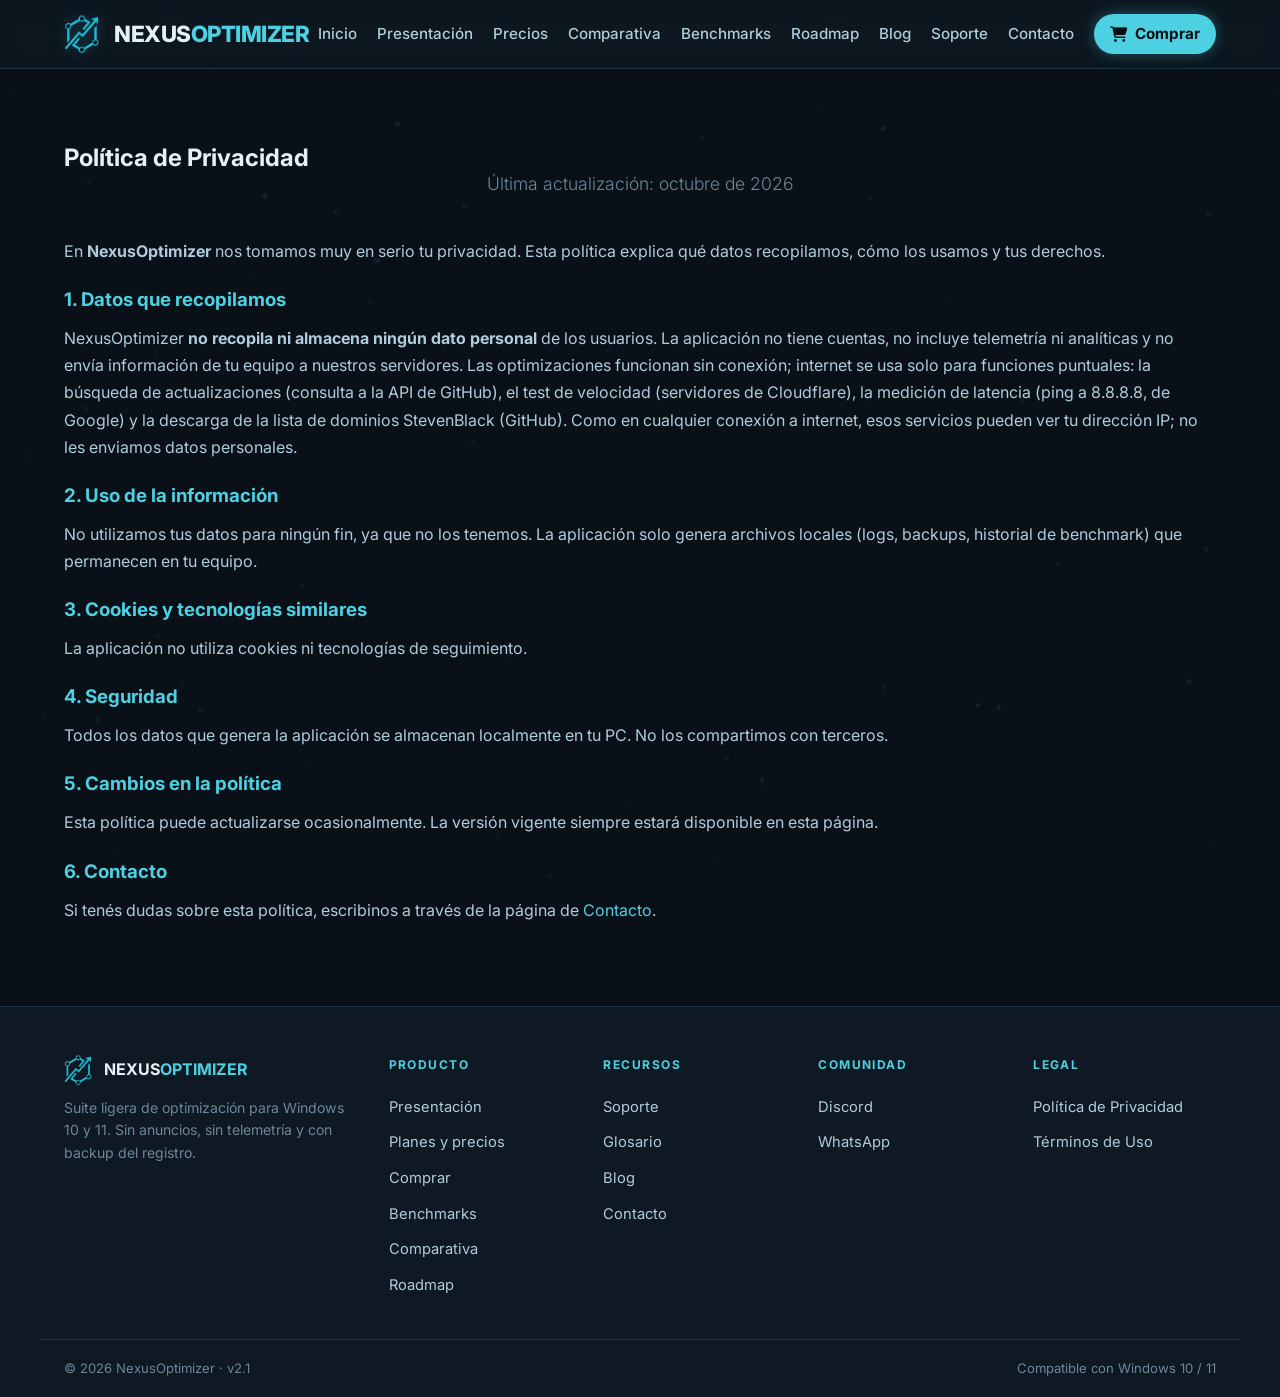
<file: privacidad.html>
<!DOCTYPE html>
<html lang="es">
<head>
    <meta charset="UTF-8">
    <meta name="viewport" content="width=device-width, initial-scale=1.0">
    <title>Política de Privacidad — NexusOptimizer</title>
    <link rel="icon" type="image/x-icon" href="favicon.ico">
    <link rel="preconnect" href="https://fonts.googleapis.com">
    <link rel="preconnect" href="https://fonts.gstatic.com" crossorigin>
    <link href="https://fonts.googleapis.com/css2?family=Inter:opsz,wght@14..32,300;14..32,400;14..32,600;14..32,700;14..32,800&display=swap" rel="stylesheet">
    <link rel="stylesheet" href="https://cdnjs.cloudflare.com/ajax/libs/font-awesome/6.5.0/css/all.min.css">
    <link rel="stylesheet" href="assets/css/styles.css">
</head>
<body>
    <canvas id="particlesCanvas"></canvas>
    <header>
        <div class="container header-content">
                <div class="logo">
                    <a href="index.html" style="display:flex; align-items:center; gap:12px; text-decoration:none; color:inherit;">
                        <img src="assets/images/logo_nexus_192x192.png" alt="NexusOptimizer" class="logo-img">
                        <span class="logo-text">NEXUS<span class="highlight">OPTIMIZER</span></span>
                    </a>
                </div>
            <nav>
                <ul class="nav-links" id="navLinks">
                    <li><a href="index.html">Inicio</a></li>
                    <li><a href="presentacion.html">Presentación</a></li>
                    <li><a href="index.html#planes">Precios</a></li>
                    <li><a href="comparativa.html">Comparativa</a></li>
                    <li><a href="benchmarks.html">Benchmarks</a></li>
                    <li><a href="roadmap.html">Roadmap</a></li>
                    <li><a href="blog.html">Blog</a></li>
                    <li><a href="support.html">Soporte</a></li>
                    <li><a href="contacto.html">Contacto</a></li>
                    <li class="nav-cta-item"><a href="comprar.html" class="nav-cta"><i class="fas fa-shopping-cart"></i> Comprar</a></li>
                </ul>
                <button class="hamburger" id="hamburger" aria-label="Menú" aria-expanded="false" aria-controls="navLinks">
                    <span></span><span></span><span></span>
                </button>
            </nav>
        </div>
    </header>
    <main>
        <section class="section">
            <div class="container">
                <h1>Política de Privacidad</h1>
                <p class="section-subtitle">Última actualización: octubre de 2026</p>
                <div class="legal-content">
                    <p>En <strong>NexusOptimizer</strong> nos tomamos muy en serio tu privacidad. Esta política explica qué datos recopilamos, cómo los usamos y tus derechos.</p>
                    <h3>1. Datos que recopilamos</h3>
                    <p>NexusOptimizer <strong>no recopila ni almacena ningún dato personal</strong> de los usuarios. La aplicación no tiene cuentas, no incluye telemetría ni analíticas y no envía información de tu equipo a nuestros servidores. Las optimizaciones funcionan sin conexión; internet se usa solo para funciones puntuales: la búsqueda de actualizaciones (consulta a la API de GitHub), el test de velocidad (servidores de Cloudflare), la medición de latencia (ping a 8.8.8.8, de Google) y la descarga de la lista de dominios StevenBlack (GitHub). Como en cualquier conexión a internet, esos servicios pueden ver tu dirección IP; no les enviamos datos personales.</p>
                    <h3>2. Uso de la información</h3>
                    <p>No utilizamos tus datos para ningún fin, ya que no los tenemos. La aplicación solo genera archivos locales (logs, backups, historial de benchmark) que permanecen en tu equipo.</p>
                    <h3>3. Cookies y tecnologías similares</h3>
                    <p>La aplicación no utiliza cookies ni tecnologías de seguimiento.</p>
                    <h3>4. Seguridad</h3>
                    <p>Todos los datos que genera la aplicación se almacenan localmente en tu PC. No los compartimos con terceros.</p>
                    <h3>5. Cambios en la política</h3>
                    <p>Esta política puede actualizarse ocasionalmente. La versión vigente siempre estará disponible en esta página.</p>
                    <h3>6. Contacto</h3>
                    <p>Si tenés dudas sobre esta política, escribinos a través de la página de <a href="contacto.html">Contacto</a>.</p>
                </div>
            </div>
        </section>
    </main>
        <footer>
        <div class="container footer-grid">
            <div class="footer-brand">
                <a href="index.html" class="footer-logo">
                    <img src="assets/images/logo_nexus_192x192.png" alt="NexusOptimizer">
                    <span>NEXUS<span class="highlight">OPTIMIZER</span></span>
                </a>
                <p>Suite ligera de optimización para Windows 10 y 11. Sin anuncios, sin telemetría y con backup del registro.</p>
            </div>
            <div class="footer-col">
                <h4>Producto</h4>
                <a href="presentacion.html">Presentación</a>
                <a href="index.html#planes">Planes y precios</a>
                <a href="comprar.html">Comprar</a>
                <a href="benchmarks.html">Benchmarks</a>
                <a href="comparativa.html">Comparativa</a>
                <a href="roadmap.html">Roadmap</a>
            </div>
            <div class="footer-col">
                <h4>Recursos</h4>
                <a href="support.html">Soporte</a>
                <a href="glossary.html">Glosario</a>
                <a href="blog.html">Blog</a>
                <a href="contacto.html">Contacto</a>
            </div>
            <div class="footer-col">
                <h4>Comunidad</h4>
                <a href="https://discord.gg/n7aHexCYZ6" target="_blank" rel="noopener">Discord</a>
                <a href="https://wa.me/5491164005097" target="_blank" rel="noopener">WhatsApp</a>
            </div>
            <div class="footer-col">
                <h4>Legal</h4>
                <a href="privacidad.html">Política de Privacidad</a>
                <a href="terminos.html">Términos de Uso</a>
            </div>
        </div>
        <div class="container footer-bottom">
            <span>&copy; 2026 NexusOptimizer &middot; v2.1</span>
            <span>Compatible con Windows 10 / 11</span>
        </div>
    </footer>
    <script src="assets/js/main.js"></script>
</body>
</html>
</file>
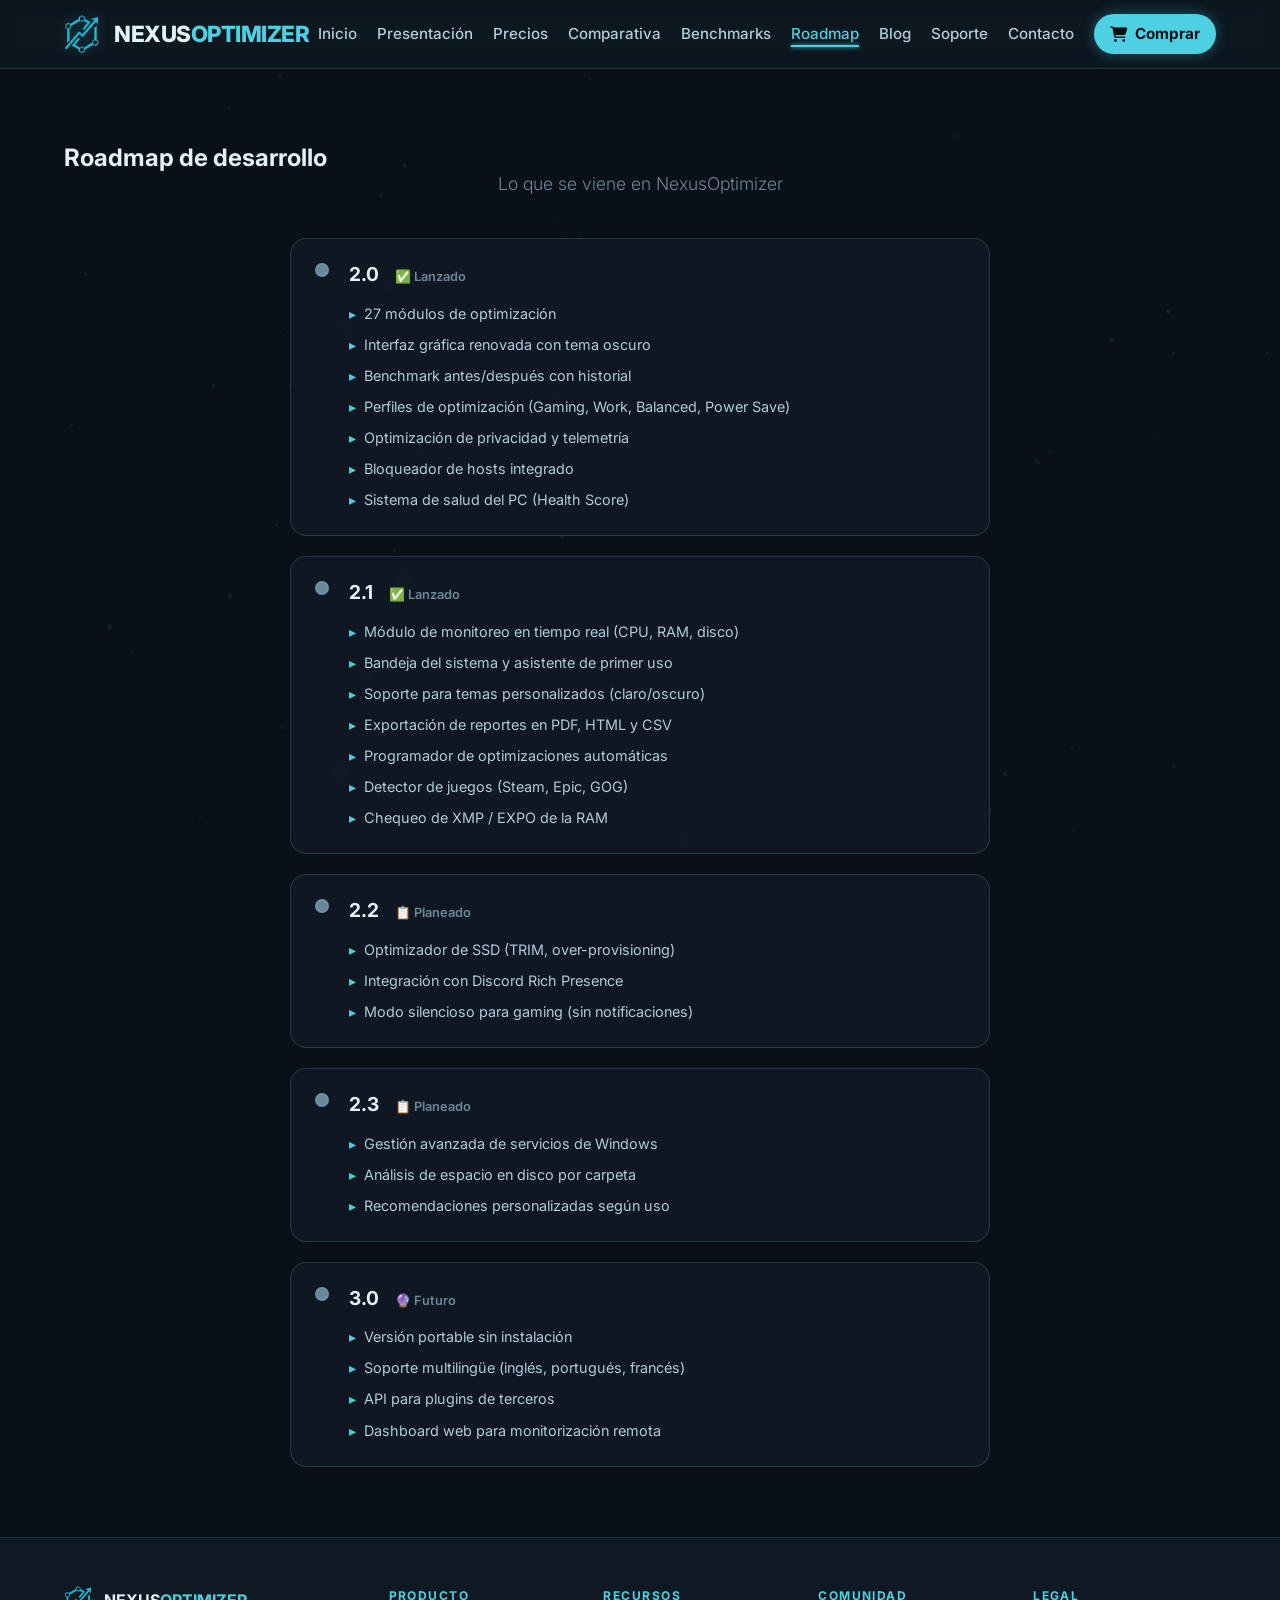
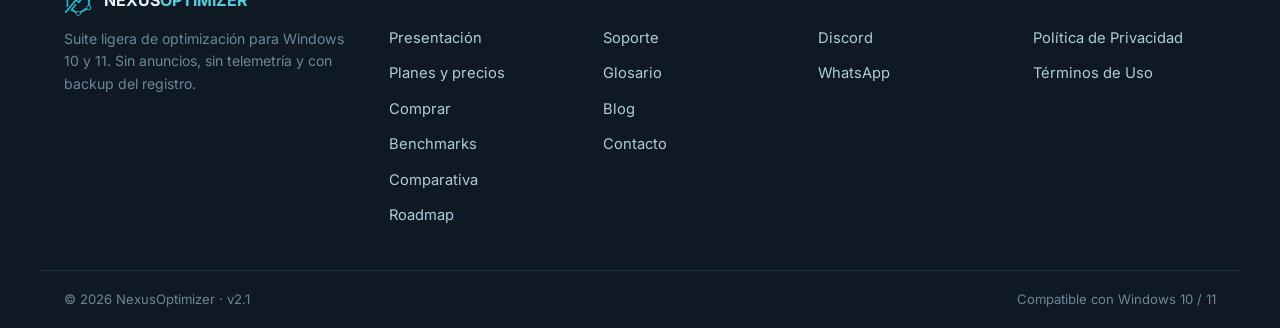
<file: roadmap.html>
<!DOCTYPE html>
<html lang="es">
<head>
    <meta charset="UTF-8">
    <meta name="viewport" content="width=device-width, initial-scale=1.0">
    <title>Roadmap — NexusOptimizer</title>
    <link rel="icon" type="image/x-icon" href="favicon.ico">
    <link rel="preconnect" href="https://fonts.googleapis.com">
    <link rel="preconnect" href="https://fonts.gstatic.com" crossorigin>
    <link href="https://fonts.googleapis.com/css2?family=Inter:opsz,wght@14..32,300;14..32,400;14..32,600;14..32,700;14..32,800&display=swap" rel="stylesheet">
    <link rel="stylesheet" href="https://cdnjs.cloudflare.com/ajax/libs/font-awesome/6.5.0/css/all.min.css">
    <link rel="stylesheet" href="assets/css/styles.css">
</head>
<body>
    <canvas id="particlesCanvas"></canvas>
    <header>
        <div class="container header-content">
                <div class="logo">
                    <a href="index.html" style="display:flex; align-items:center; gap:12px; text-decoration:none; color:inherit;">
                        <img src="assets/images/logo_nexus_192x192.png" alt="NexusOptimizer" class="logo-img">
                        <span class="logo-text">NEXUS<span class="highlight">OPTIMIZER</span></span>
                    </a>
                </div>
            <nav>
                <ul class="nav-links" id="navLinks">
                    <li><a href="index.html">Inicio</a></li>
                    <li><a href="presentacion.html">Presentación</a></li>
                    <li><a href="index.html#planes">Precios</a></li>
                    <li><a href="comparativa.html">Comparativa</a></li>
                    <li><a href="benchmarks.html">Benchmarks</a></li>
                    <li><a href="roadmap.html" class="active">Roadmap</a></li>
                    <li><a href="blog.html">Blog</a></li>
                    <li><a href="support.html">Soporte</a></li>
                    <li><a href="contacto.html">Contacto</a></li>
                    <li class="nav-cta-item"><a href="comprar.html" class="nav-cta"><i class="fas fa-shopping-cart"></i> Comprar</a></li>
                </ul>
                <button class="hamburger" id="hamburger" aria-label="Menú" aria-expanded="false" aria-controls="navLinks">
                    <span></span><span></span><span></span>
                </button>
            </nav>
        </div>
    </header>
    <main>
        <section class="section">
            <div class="container">
                <h1>Roadmap de desarrollo</h1>
                <p class="section-subtitle">Lo que se viene en NexusOptimizer</p>
                <div class="roadmap" id="roadmap-container"></div>
            </div>
        </section>
    </main>
        <footer>
        <div class="container footer-grid">
            <div class="footer-brand">
                <a href="index.html" class="footer-logo">
                    <img src="assets/images/logo_nexus_192x192.png" alt="NexusOptimizer">
                    <span>NEXUS<span class="highlight">OPTIMIZER</span></span>
                </a>
                <p>Suite ligera de optimización para Windows 10 y 11. Sin anuncios, sin telemetría y con backup del registro.</p>
            </div>
            <div class="footer-col">
                <h4>Producto</h4>
                <a href="presentacion.html">Presentación</a>
                <a href="index.html#planes">Planes y precios</a>
                <a href="comprar.html">Comprar</a>
                <a href="benchmarks.html">Benchmarks</a>
                <a href="comparativa.html">Comparativa</a>
                <a href="roadmap.html">Roadmap</a>
            </div>
            <div class="footer-col">
                <h4>Recursos</h4>
                <a href="support.html">Soporte</a>
                <a href="glossary.html">Glosario</a>
                <a href="blog.html">Blog</a>
                <a href="contacto.html">Contacto</a>
            </div>
            <div class="footer-col">
                <h4>Comunidad</h4>
                <a href="https://discord.gg/n7aHexCYZ6" target="_blank" rel="noopener">Discord</a>
                <a href="https://wa.me/5491164005097" target="_blank" rel="noopener">WhatsApp</a>
            </div>
            <div class="footer-col">
                <h4>Legal</h4>
                <a href="privacidad.html">Política de Privacidad</a>
                <a href="terminos.html">Términos de Uso</a>
            </div>
        </div>
        <div class="container footer-bottom">
            <span>&copy; 2026 NexusOptimizer &middot; v2.1</span>
            <span>Compatible con Windows 10 / 11</span>
        </div>
    </footer>
    <script src="assets/js/main.js"></script>
    <script>
        document.addEventListener('DOMContentLoaded', () => {
            fetchJSON('assets/js/roadmap.json').then(data => {
                document.getElementById('roadmap-container').innerHTML = data.map(item => `
                    <div class="roadmap-item fade-in">
                        <div class="roadmap-marker ${item.status === 'En desarrollo' ? 'active' : ''}"></div>
                        <div class="roadmap-content">
                            <span class="roadmap-version">${item.version}</span>
                            <span class="roadmap-status">${item.status}</span>
                            <ul>${item.features.map(f => `<li>${f}</li>`).join('')}</ul>
                        </div>
                    </div>
                `).join('');
                if (typeof window.observeNewElements === 'function') window.observeNewElements();
            });
        });
    </script>
</body>
</html>
</file>
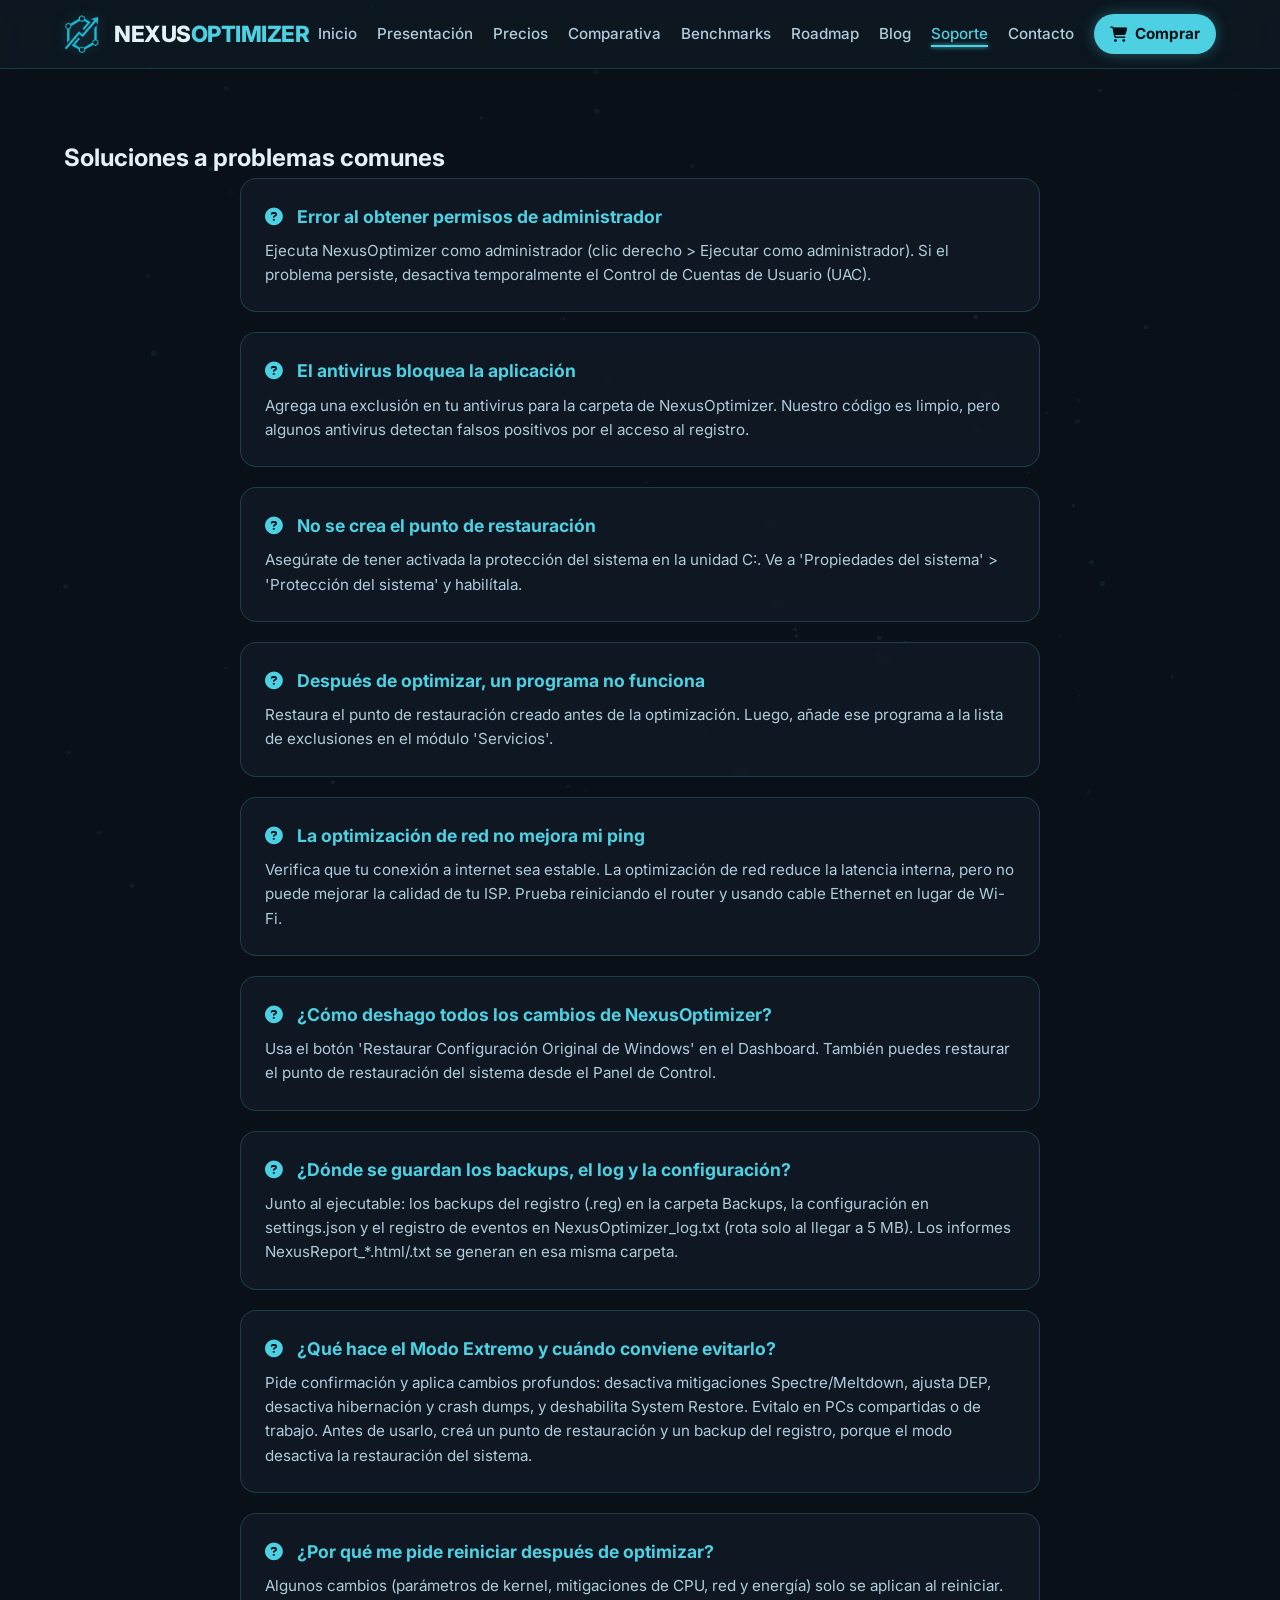
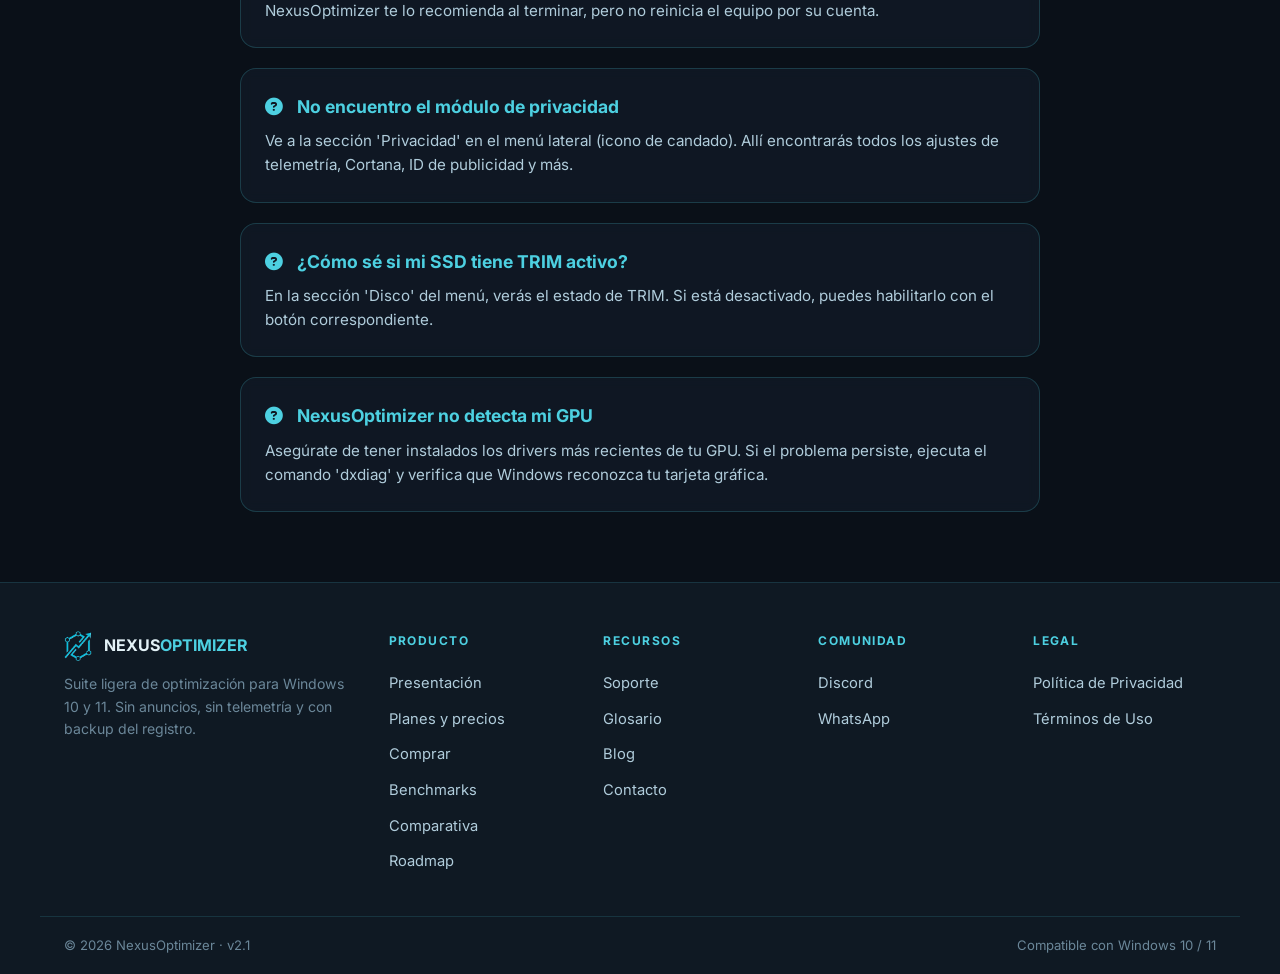
<file: support.html>
<!DOCTYPE html>
<html lang="es">
<head>
    <meta charset="UTF-8">
    <meta name="viewport" content="width=device-width, initial-scale=1.0">
    <title>Soporte — NexusOptimizer</title>
    <link rel="icon" type="image/x-icon" href="favicon.ico">
    <link rel="preconnect" href="https://fonts.googleapis.com">
    <link rel="preconnect" href="https://fonts.gstatic.com" crossorigin>
    <link href="https://fonts.googleapis.com/css2?family=Inter:opsz,wght@14..32,300;14..32,400;14..32,600;14..32,700;14..32,800&display=swap" rel="stylesheet">
    <link rel="stylesheet" href="https://cdnjs.cloudflare.com/ajax/libs/font-awesome/6.5.0/css/all.min.css">
    <link rel="stylesheet" href="assets/css/styles.css">
</head>
<body>
    <canvas id="particlesCanvas"></canvas>
    <header>
        <div class="container header-content">
                <div class="logo">
                    <a href="index.html" style="display:flex; align-items:center; gap:12px; text-decoration:none; color:inherit;">
                        <img src="assets/images/logo_nexus_192x192.png" alt="NexusOptimizer" class="logo-img">
                        <span class="logo-text">NEXUS<span class="highlight">OPTIMIZER</span></span>
                    </a>
                </div>
            <nav>
                <ul class="nav-links" id="navLinks">
                    <li><a href="index.html">Inicio</a></li>
                    <li><a href="presentacion.html">Presentación</a></li>
                    <li><a href="index.html#planes">Precios</a></li>
                    <li><a href="comparativa.html">Comparativa</a></li>
                    <li><a href="benchmarks.html">Benchmarks</a></li>
                    <li><a href="roadmap.html">Roadmap</a></li>
                    <li><a href="blog.html">Blog</a></li>
                    <li><a href="support.html" class="active">Soporte</a></li>
                    <li><a href="contacto.html">Contacto</a></li>
                    <li class="nav-cta-item"><a href="comprar.html" class="nav-cta"><i class="fas fa-shopping-cart"></i> Comprar</a></li>
                </ul>
                <button class="hamburger" id="hamburger" aria-label="Menú" aria-expanded="false" aria-controls="navLinks">
                    <span></span><span></span><span></span>
                </button>
            </nav>
        </div>
    </header>
    <main>
        <section class="section">
            <div class="container">
                <h1>Soluciones a problemas comunes</h1>
                <div class="support-list" id="support-list"></div>
            </div>
        </section>
    </main>
        <footer>
        <div class="container footer-grid">
            <div class="footer-brand">
                <a href="index.html" class="footer-logo">
                    <img src="assets/images/logo_nexus_192x192.png" alt="NexusOptimizer">
                    <span>NEXUS<span class="highlight">OPTIMIZER</span></span>
                </a>
                <p>Suite ligera de optimización para Windows 10 y 11. Sin anuncios, sin telemetría y con backup del registro.</p>
            </div>
            <div class="footer-col">
                <h4>Producto</h4>
                <a href="presentacion.html">Presentación</a>
                <a href="index.html#planes">Planes y precios</a>
                <a href="comprar.html">Comprar</a>
                <a href="benchmarks.html">Benchmarks</a>
                <a href="comparativa.html">Comparativa</a>
                <a href="roadmap.html">Roadmap</a>
            </div>
            <div class="footer-col">
                <h4>Recursos</h4>
                <a href="support.html">Soporte</a>
                <a href="glossary.html">Glosario</a>
                <a href="blog.html">Blog</a>
                <a href="contacto.html">Contacto</a>
            </div>
            <div class="footer-col">
                <h4>Comunidad</h4>
                <a href="https://discord.gg/n7aHexCYZ6" target="_blank" rel="noopener">Discord</a>
                <a href="https://wa.me/5491164005097" target="_blank" rel="noopener">WhatsApp</a>
            </div>
            <div class="footer-col">
                <h4>Legal</h4>
                <a href="privacidad.html">Política de Privacidad</a>
                <a href="terminos.html">Términos de Uso</a>
            </div>
        </div>
        <div class="container footer-bottom">
            <span>&copy; 2026 NexusOptimizer &middot; v2.1</span>
            <span>Compatible con Windows 10 / 11</span>
        </div>
    </footer>
    <script src="assets/js/main.js"></script>
    <script>
        document.addEventListener('DOMContentLoaded', () => {
            fetchJSON('assets/js/support.json').then(data => {
                document.getElementById('support-list').innerHTML = data.map(item => `
                    <div class="support-item fade-in">
                        <h3><i class="fas fa-question-circle"></i> ${item.issue}</h3>
                        <p>${item.solution}</p>
                    </div>
                `).join('');
                if (typeof window.observeNewElements === 'function') window.observeNewElements();
            });
        });
    </script>
</body>
</html>
</file>
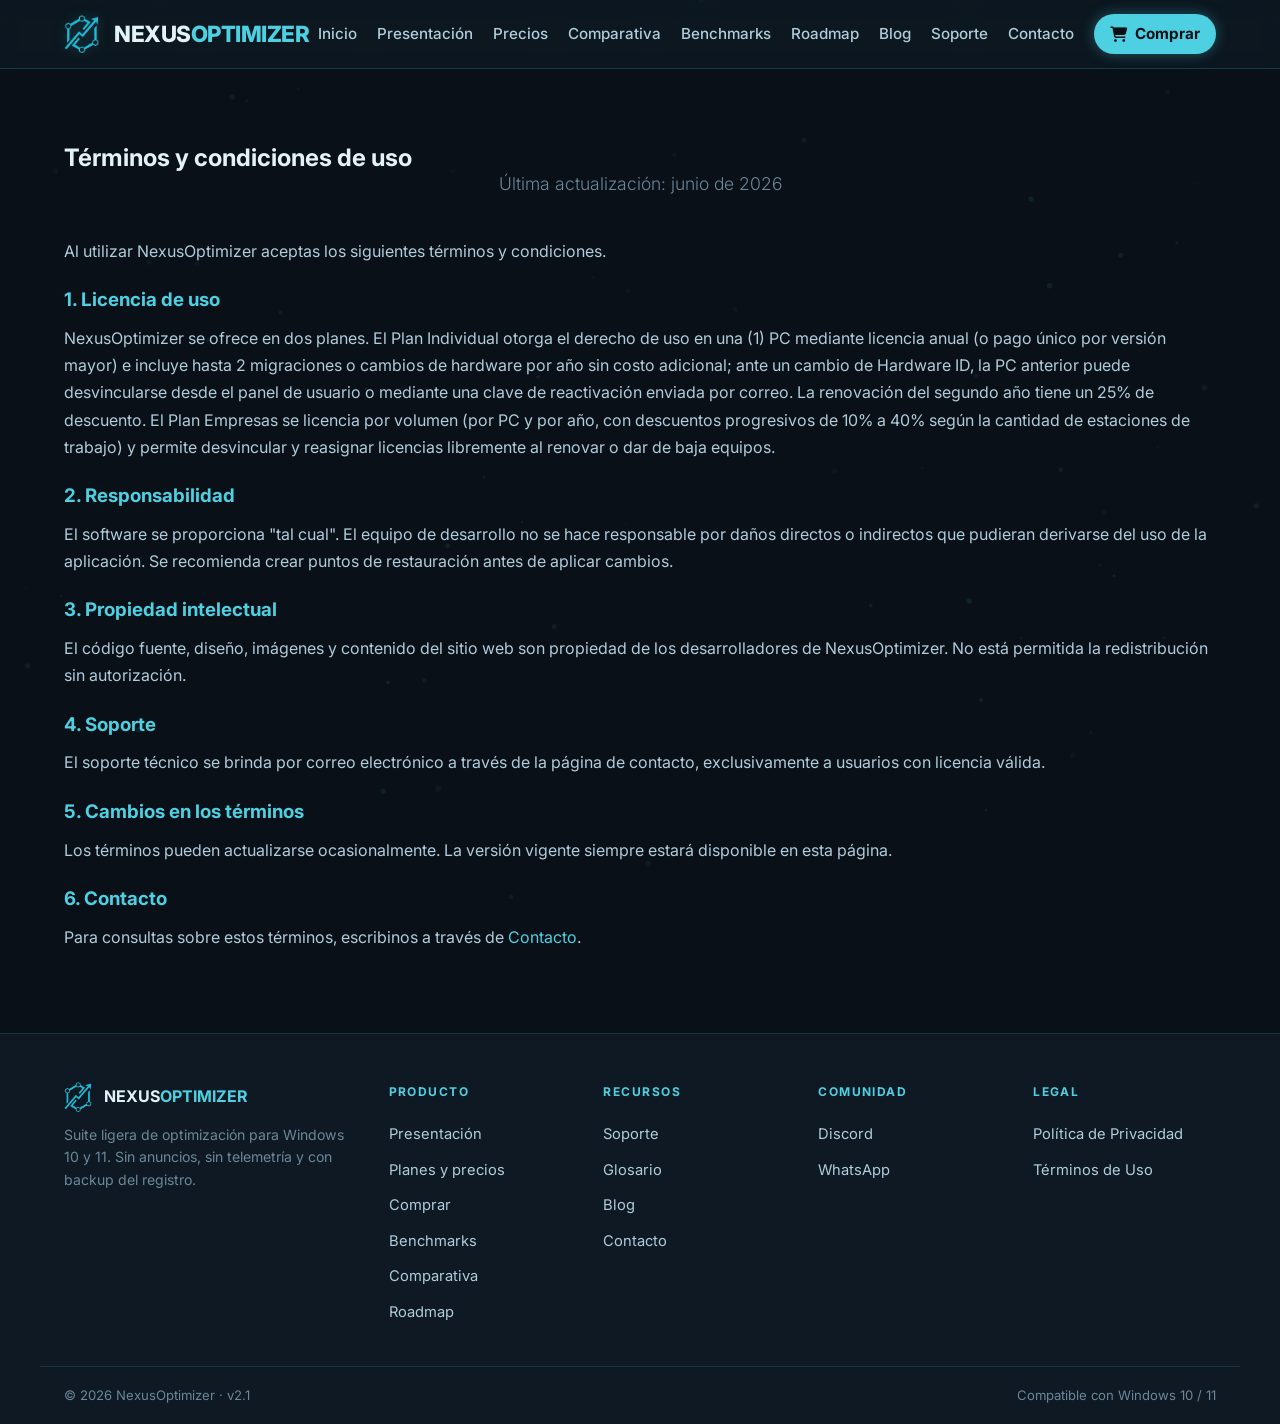
<file: terminos.html>
<!DOCTYPE html>
<html lang="es">
<head>
    <meta charset="UTF-8">
    <meta name="viewport" content="width=device-width, initial-scale=1.0">
    <title>Términos y condiciones — NexusOptimizer</title>
    <link rel="icon" type="image/x-icon" href="favicon.ico">
    <link rel="preconnect" href="https://fonts.googleapis.com">
    <link rel="preconnect" href="https://fonts.gstatic.com" crossorigin>
    <link href="https://fonts.googleapis.com/css2?family=Inter:opsz,wght@14..32,300;14..32,400;14..32,600;14..32,700;14..32,800&display=swap" rel="stylesheet">
    <link rel="stylesheet" href="https://cdnjs.cloudflare.com/ajax/libs/font-awesome/6.5.0/css/all.min.css">
    <link rel="stylesheet" href="assets/css/styles.css">
</head>
<body>
    <canvas id="particlesCanvas"></canvas>
    <header>
        <div class="container header-content">
                <div class="logo">
                    <a href="index.html" style="display:flex; align-items:center; gap:12px; text-decoration:none; color:inherit;">
                        <img src="assets/images/logo_nexus_192x192.png" alt="NexusOptimizer" class="logo-img">
                        <span class="logo-text">NEXUS<span class="highlight">OPTIMIZER</span></span>
                    </a>
                </div>
            <nav>
                <ul class="nav-links" id="navLinks">
                    <li><a href="index.html">Inicio</a></li>
                    <li><a href="presentacion.html">Presentación</a></li>
                    <li><a href="index.html#planes">Precios</a></li>
                    <li><a href="comparativa.html">Comparativa</a></li>
                    <li><a href="benchmarks.html">Benchmarks</a></li>
                    <li><a href="roadmap.html">Roadmap</a></li>
                    <li><a href="blog.html">Blog</a></li>
                    <li><a href="support.html">Soporte</a></li>
                    <li><a href="contacto.html">Contacto</a></li>
                    <li class="nav-cta-item"><a href="comprar.html" class="nav-cta"><i class="fas fa-shopping-cart"></i> Comprar</a></li>
                </ul>
                <button class="hamburger" id="hamburger" aria-label="Menú" aria-expanded="false" aria-controls="navLinks">
                    <span></span><span></span><span></span>
                </button>
            </nav>
        </div>
    </header>
    <main>
        <section class="section">
            <div class="container">
                <h1>Términos y condiciones de uso</h1>
                <p class="section-subtitle">Última actualización: junio de 2026</p>
                <div class="legal-content">
                    <p>Al utilizar NexusOptimizer aceptas los siguientes términos y condiciones.</p>
                    <h3>1. Licencia de uso</h3>
                    <p>NexusOptimizer se ofrece en dos planes. El Plan Individual otorga el derecho de uso en una (1) PC mediante licencia anual (o pago único por versión mayor) e incluye hasta 2 migraciones o cambios de hardware por año sin costo adicional; ante un cambio de Hardware ID, la PC anterior puede desvincularse desde el panel de usuario o mediante una clave de reactivación enviada por correo. La renovación del segundo año tiene un 25% de descuento. El Plan Empresas se licencia por volumen (por PC y por año, con descuentos progresivos de 10% a 40% según la cantidad de estaciones de trabajo) y permite desvincular y reasignar licencias libremente al renovar o dar de baja equipos.</p>
                    <h3>2. Responsabilidad</h3>
                    <p>El software se proporciona "tal cual". El equipo de desarrollo no se hace responsable por daños directos o indirectos que pudieran derivarse del uso de la aplicación. Se recomienda crear puntos de restauración antes de aplicar cambios.</p>
                    <h3>3. Propiedad intelectual</h3>
                    <p>El código fuente, diseño, imágenes y contenido del sitio web son propiedad de los desarrolladores de NexusOptimizer. No está permitida la redistribución sin autorización.</p>
                    <h3>4. Soporte</h3>
                    <p>El soporte técnico se brinda por correo electrónico a través de la página de contacto, exclusivamente a usuarios con licencia válida.</p>
                    <h3>5. Cambios en los términos</h3>
                    <p>Los términos pueden actualizarse ocasionalmente. La versión vigente siempre estará disponible en esta página.</p>
                    <h3>6. Contacto</h3>
                    <p>Para consultas sobre estos términos, escribinos a través de <a href="contacto.html">Contacto</a>.</p>
                </div>
            </div>
        </section>
    </main>
        <footer>
        <div class="container footer-grid">
            <div class="footer-brand">
                <a href="index.html" class="footer-logo">
                    <img src="assets/images/logo_nexus_192x192.png" alt="NexusOptimizer">
                    <span>NEXUS<span class="highlight">OPTIMIZER</span></span>
                </a>
                <p>Suite ligera de optimización para Windows 10 y 11. Sin anuncios, sin telemetría y con backup del registro.</p>
            </div>
            <div class="footer-col">
                <h4>Producto</h4>
                <a href="presentacion.html">Presentación</a>
                <a href="index.html#planes">Planes y precios</a>
                <a href="comprar.html">Comprar</a>
                <a href="benchmarks.html">Benchmarks</a>
                <a href="comparativa.html">Comparativa</a>
                <a href="roadmap.html">Roadmap</a>
            </div>
            <div class="footer-col">
                <h4>Recursos</h4>
                <a href="support.html">Soporte</a>
                <a href="glossary.html">Glosario</a>
                <a href="blog.html">Blog</a>
                <a href="contacto.html">Contacto</a>
            </div>
            <div class="footer-col">
                <h4>Comunidad</h4>
                <a href="https://discord.gg/n7aHexCYZ6" target="_blank" rel="noopener">Discord</a>
                <a href="https://wa.me/5491164005097" target="_blank" rel="noopener">WhatsApp</a>
            </div>
            <div class="footer-col">
                <h4>Legal</h4>
                <a href="privacidad.html">Política de Privacidad</a>
                <a href="terminos.html">Términos de Uso</a>
            </div>
        </div>
        <div class="container footer-bottom">
            <span>&copy; 2026 NexusOptimizer &middot; v2.1</span>
            <span>Compatible con Windows 10 / 11</span>
        </div>
    </footer>
    <script src="assets/js/main.js"></script>
</body>
</html>
</file>
<file: assets/css/styles.css>
/* ========== VARIABLES NEÓN SUAVE ========== */
:root {
    --bg-primary: #0a1018;
    --bg-secondary: #0f1923;
    --bg-card: rgba(18, 28, 40, 0.7);
    --bg-card-hover: rgba(22, 34, 48, 0.9);
    --text-primary: #e3f2f7;
    --text-secondary: #b0ccdb;
    --text-muted: #6b8799;
    --accent: #4dd0e1;
    --accent-hover: #80deea;
    --accent-light: #b2ebf2;
    --border: rgba(77, 208, 225, 0.15);
    --shadow: 0 4px 20px rgba(77, 208, 225, 0.08);
    --glass-bg: rgba(77, 208, 225, 0.04);
    --glass-border: rgba(77, 208, 225, 0.2);
    --transition: 0.3s cubic-bezier(0.4, 0, 0.2, 1);
}

/* ========== RESET Y BASE ========== */
* {
    margin: 0;
    padding: 0;
    box-sizing: border-box;
}
html {
    scroll-behavior: smooth;
}
body {
    font-family: 'Inter', sans-serif;
    background-color: var(--bg-primary);
    color: var(--text-primary);
    line-height: 1.6;
    min-height: 100vh;
    position: relative;
    overflow-x: hidden;
}

/* ========== CANVAS DE PARTÍCULAS SUAVES ========== */
#particlesCanvas {
    position: fixed;
    top: 0;
    left: 0;
    width: 100%;
    height: 100%;
    z-index: 0;
    pointer-events: none;
    opacity: 0.25;
}

/* ========== CONTENEDOR PRINCIPAL ========== */
.container {
    max-width: 1200px;
    margin: 0 auto;
    padding: 0 24px;
    position: relative;
    z-index: 1;
}

/* ========== HEADER ========== */
header {
    background: var(--glass-bg);
    backdrop-filter: blur(10px);
    -webkit-backdrop-filter: blur(10px);
    border-bottom: 1px solid var(--glass-border);
    padding: 14px 0;
    position: sticky;
    top: 0;
    z-index: 100;
}
.header-content {
    display: flex;
    justify-content: space-between;
    align-items: center;
}
.logo {
    display: flex;
    align-items: center;
    gap: 12px;
    font-size: 1.4rem;
    font-weight: 800;
    letter-spacing: -0.5px;
    color: var(--text-primary);
}
.logo-icon {
    color: var(--accent);
    font-size: 1.6rem;
    text-shadow: 0 0 6px var(--accent);
}
.logo-text .highlight {
    color: var(--accent);
}
nav {
    display: flex;
    align-items: center;
    gap: 20px;
}
.nav-links {
    list-style: none;
    display: flex;
    align-items: center;
    gap: 20px;
}
.nav-links li a {
    color: var(--text-secondary);
    text-decoration: none;
    font-weight: 500;
    font-size: 0.95rem;
    transition: color var(--transition);
    position: relative;
}
.nav-links li a::after {
    content: '';
    position: absolute;
    bottom: -4px;
    left: 0;
    width: 0;
    height: 2px;
    background: var(--accent);
    box-shadow: 0 0 4px var(--accent);
    transition: width var(--transition);
}
.nav-links li a:hover,
.nav-links li a.active {
    color: var(--accent);
}
.nav-links li a:hover::after,
.nav-links li a.active::after {
    width: 100%;
}
.hamburger {
    display: none;
    flex-direction: column;
    cursor: pointer;
    gap: 5px;
    padding: 4px;
    background: none;
    border: none;
}
.hamburger span {
    display: block;
    width: 24px;
    height: 2px;
    background-color: var(--accent);
    transition: var(--transition);
    box-shadow: 0 0 4px var(--accent);
}

/* ========== HERO ========== */
.hero {
    padding: 80px 0 60px;
    position: relative;
}
.hero::before {
    content: '';
    position: absolute;
    top: -20%;
    right: -10%;
    width: 60%;
    height: 80%;
    background: radial-gradient(circle, rgba(77,208,225,0.15) 0%, transparent 70%);
    border-radius: 50%;
    filter: blur(70px);
    z-index: 0;
}
.hero-content {
    display: flex;
    align-items: center;
    gap: 50px;
    position: relative;
    z-index: 1;
}
.hero-text {
    flex: 1;
}
.hero-text h1 {
    font-size: 3.8rem;
    font-weight: 800;
    line-height: 1.05;
    letter-spacing: -1px;
    color: var(--text-primary);
    text-shadow: 0 0 12px rgba(77,208,225,0.2);
}
.hero-text h1 .v2 {
    color: var(--accent);
    font-weight: 300;
}
.hero-text .subtitle {
    font-size: 1.6rem;
    font-weight: 300;
    color: var(--text-secondary);
    margin: 12px 0 20px;
}
.hero-text .description {
    font-size: 1.1rem;
    color: var(--text-muted);
    max-width: 540px;
    margin-bottom: 30px;
}
.btn-primary {
    display: inline-block;
    background: var(--accent);
    color: #000;
    padding: 14px 36px;
    border-radius: 50px;
    text-decoration: none;
    font-weight: 600;
    transition: all var(--transition);
    box-shadow: 0 0 12px rgba(77,208,225,0.4);
    border: none;
    cursor: pointer;
}
.btn-primary:hover {
    background: var(--accent-hover);
    transform: translateY(-2px);
    box-shadow: 0 0 18px rgba(77,208,225,0.6);
}
.btn-primary i {
    margin-right: 8px;
}
.btn-secondary {
    background: transparent !important;
    border: 2px solid var(--accent) !important;
    color: var(--accent) !important;
    box-shadow: none !important;
}
.btn-whatsapp {
    background: #25D366 !important;
    color: #fff !important;
    box-shadow: 0 0 12px rgba(37,211,102,0.4) !important;
}
.btn-whatsapp:hover {
    background: #1ebe57 !important;
    box-shadow: 0 0 18px rgba(37,211,102,0.6) !important;
}
.btn-secondary:hover {
    background: rgba(77,208,225,0.1) !important;
    box-shadow: 0 0 18px rgba(77,208,225,0.3) !important;
}
.hero-image {
    flex: 1;
    text-align: center;
}
.hero-icon {
    font-size: 14rem;
    color: var(--accent);
    opacity: 0.15;
    filter: drop-shadow(0 0 20px rgba(77,208,225,0.2));
}

/* ========== SECCIONES ========== */
.section {
    padding: 70px 0;
    position: relative;
}
.section h2 {
    font-size: 2.6rem;
    font-weight: 800;
    text-align: center;
    margin-bottom: 16px;
    letter-spacing: -0.5px;
    color: var(--text-primary);
}
.section h2::after {
    content: '';
    display: block;
    width: 60px;
    height: 3px;
    background: var(--accent);
    margin: 12px auto 0;
    border-radius: 4px;
    box-shadow: 0 0 8px var(--accent);
}
.section-subtitle {
    text-align: center;
    color: var(--text-muted);
    font-size: 1.1rem;
    margin-top: -8px;
    margin-bottom: 40px;
    font-weight: 300;
}

/* ¿Qué es? */
.que-es-content {
    display: flex;
    gap: 50px;
    align-items: center;
}
.que-es-text {
    flex: 1;
}
.que-es-text p {
    font-size: 1.05rem;
    color: var(--text-secondary);
    margin-bottom: 18px;
}
.que-es-image {
    flex: 1;
    text-align: center;
}
.floating-shapes {
    display: flex;
    justify-content: center;
    gap: 30px;
    font-size: 4rem;
    color: var(--accent);
    opacity: 0.3;
    animation: float 6s ease-in-out infinite;
    filter: drop-shadow(0 0 12px rgba(77,208,225,0.2));
}
.floating-shapes i:nth-child(2) { animation-delay: 1s; }
.floating-shapes i:nth-child(3) { animation-delay: 2s; }

@keyframes float {
    0%, 100% { transform: translateY(0px); }
    50% { transform: translateY(-20px); }
}

/* Cómo funciona */
.steps-grid {
    display: grid;
    grid-template-columns: repeat(4, 1fr);
    gap: 24px;
    margin-top: 10px;
}
.step-item {
    background: var(--bg-card);
    backdrop-filter: blur(6px);
    -webkit-backdrop-filter: blur(6px);
    padding: 30px 20px;
    border-radius: 20px;
    text-align: center;
    border: 1px solid var(--glass-border);
    transition: all var(--transition);
    box-shadow: var(--shadow);
}
.step-item:hover {
    transform: translateY(-6px);
    background: var(--bg-card-hover);
    border-color: var(--accent);
    box-shadow: 0 0 18px rgba(77,208,225,0.2);
}
.step-number {
    font-size: 2rem;
    font-weight: 800;
    color: var(--accent);
    margin-bottom: 6px;
    opacity: 0.7;
}
.step-icon {
    font-size: 2.6rem;
    color: var(--accent);
    margin-bottom: 12px;
    filter: drop-shadow(0 0 6px var(--accent));
}
.step-item h3 {
    font-size: 1.3rem;
    font-weight: 700;
    color: var(--text-primary);
    margin-bottom: 8px;
}
.step-item p {
    color: var(--text-muted);
    font-size: 0.95rem;
}

/* Módulos */
.modules-grid {
    display: grid;
    grid-template-columns: repeat(auto-fit, minmax(260px, 1fr));
    gap: 24px;
}
.module-card {
    background: var(--bg-card);
    backdrop-filter: blur(6px);
    -webkit-backdrop-filter: blur(6px);
    border-radius: 20px;
    padding: 24px 20px;
    border: 1px solid var(--glass-border);
    transition: all var(--transition);
    box-shadow: var(--shadow);
}
.module-card:hover {
    transform: translateY(-6px) scale(1.01);
    background: var(--bg-card-hover);
    border-color: var(--accent);
    box-shadow: 0 0 18px rgba(77,208,225,0.2);
}
.module-card .icon {
    font-size: 2.4rem;
    color: var(--accent);
    margin-bottom: 12px;
    display: inline-block;
    filter: drop-shadow(0 0 6px var(--accent));
}
.module-card h3 {
    font-size: 1.2rem;
    font-weight: 700;
    color: var(--text-primary);
    margin-bottom: 6px;
}
.module-card p {
    color: var(--text-muted);
    font-size: 0.95rem;
    margin-bottom: 12px;
}
.module-card .category-badge {
    display: inline-block;
    padding: 4px 14px;
    border-radius: 50px;
    font-size: 0.7rem;
    font-weight: 600;
    text-transform: uppercase;
    letter-spacing: 0.5px;
    background: rgba(77,208,225,0.1);
    color: var(--accent);
    border: 1px solid rgba(77,208,225,0.3);
}

/* Requisitos */
.requirements-box {
    background: var(--bg-card);
    backdrop-filter: blur(6px);
    -webkit-backdrop-filter: blur(6px);
    border-radius: 20px;
    padding: 30px 40px;
    border: 1px solid var(--glass-border);
    display: grid;
    grid-template-columns: repeat(auto-fit, minmax(200px, 1fr));
    gap: 16px 30px;
    box-shadow: var(--shadow);
}
.req-item {
    display: flex;
    align-items: center;
    gap: 12px;
    color: var(--text-secondary);
    font-size: 0.95rem;
}
.req-item i {
    color: var(--accent);
    width: 20px;
    font-size: 1.1rem;
    filter: drop-shadow(0 0 4px var(--accent));
}

/* Precios */
.prices-grid {
    display: grid;
    grid-template-columns: repeat(2, 1fr);
    gap: 24px;
    max-width: 900px;
    margin: 0 auto;
}
.price-card {
    background: var(--bg-card);
    backdrop-filter: blur(6px);
    -webkit-backdrop-filter: blur(6px);
    border-radius: 20px;
    padding: 30px 24px;
    border: 1px solid var(--accent);
    text-align: center;
    transition: all var(--transition);
    box-shadow: 0 0 18px rgba(77,208,225,0.2);
    position: relative;
}
.price-card:hover {
    transform: translateY(-6px);
    box-shadow: 0 0 24px rgba(77,208,225,0.3);
}
.price-icon {
    font-size: 2.8rem;
    color: var(--accent);
    margin-bottom: 12px;
    filter: drop-shadow(0 0 8px var(--accent));
}
.price-card h3 {
    font-size: 1.6rem;
    font-weight: 700;
    color: var(--text-primary);
}
.price-subtitle {
    color: var(--text-muted);
    font-size: 0.95rem;
    margin-bottom: 12px;
}
.price-description {
    color: var(--text-secondary);
    font-size: 0.95rem;
    margin-bottom: 16px;
}
.price-features {
    list-style: none;
    text-align: left;
    padding: 0;
    margin-bottom: 16px;
}
.price-features li {
    padding: 4px 0;
    color: var(--text-secondary);
    font-size: 0.9rem;
    display: flex;
    align-items: center;
    gap: 10px;
}
.price-features li i {
    color: var(--accent);
    width: 18px;
}
.price-tag {
    margin: 12px 0 16px;
}
.price-ars {
    font-size: 1.8rem;
    font-weight: 700;
    display: block;
    color: var(--text-primary);
}
.price-usd {
    font-size: 1.2rem;
    color: var(--accent);
    text-shadow: 0 0 6px var(--accent);
}
.price-note {
    display: block;
    margin-top: 6px;
    font-size: 0.85rem;
    color: var(--text-muted);
}
.btn-small {
    padding: 10px 28px;
    font-size: 0.9rem;
}

/* Estadísticas */
.stats {
    background: var(--bg-secondary);
}
.stats-grid {
    display: grid;
    grid-template-columns: repeat(4, 1fr);
    gap: 20px;
    text-align: center;
}
.stat-item {
    display: flex;
    flex-direction: column;
}
.stat-number {
    font-size: 3.6rem;
    font-weight: 800;
    color: var(--accent);
    letter-spacing: -1px;
    text-shadow: 0 0 12px var(--accent);
}
.stat-label {
    color: var(--text-muted);
    font-size: 1rem;
    margin-top: 4px;
}

/* Footer */
footer {
    background: var(--bg-secondary);
    padding: 30px 0;
    border-top: 1px solid var(--border);
}
.footer-content {
    display: flex;
    justify-content: space-between;
    align-items: center;
    flex-wrap: wrap;
    gap: 12px;
}
.footer-links a {
    color: var(--text-muted);
    text-decoration: none;
    margin-right: 24px;
    font-size: 0.9rem;
    transition: color var(--transition);
}
.footer-links a:hover {
    color: var(--accent);
}
footer p {
    color: var(--text-muted);
    font-size: 0.85rem;
}

/* ========== PRESENTACIÓN ========== */
.presentation-intro {
    text-align: center;
    font-size: 1.2rem;
    color: var(--text-secondary);
    margin-bottom: 40px;
}
.intro-highlight {
    max-width: 700px;
    margin: 0 auto 40px;
    background: var(--bg-card);
    backdrop-filter: blur(6px);
    -webkit-backdrop-filter: blur(6px);
    padding: 30px 40px;
    border-radius: 20px;
    border-left: 4px solid var(--accent);
    box-shadow: 0 0 14px rgba(77,208,225,0.15);
}
.intro-highlight p {
    font-size: 1.2rem;
    font-style: italic;
    color: var(--text-secondary);
}

/* ========== FAQ TABS ========== */
.faq-tabs {
    display: flex;
    gap: 24px;
    margin-top: 20px;
    align-items: flex-start;
}
.faq-nav {
    flex: 0 0 280px;
    display: flex;
    flex-direction: column;
    gap: 12px;
}
.faq-tab-btn {
    background: var(--bg-card);
    backdrop-filter: blur(6px);
    -webkit-backdrop-filter: blur(6px);
    border: 1px solid var(--glass-border);
    border-radius: 16px;
    padding: 16px 18px;
    font-size: 0.95rem;
    font-weight: 600;
    color: var(--text-secondary);
    cursor: pointer;
    transition: all var(--transition);
    text-align: left;
    display: flex;
    align-items: center;
    gap: 12px;
    box-shadow: var(--shadow);
    width: 100%;
}
.faq-tab-btn i {
    color: var(--accent);
    font-size: 1.2rem;
    width: 24px;
    text-shadow: 0 0 6px var(--accent);
}
.faq-tab-btn:hover {
    background: var(--bg-card-hover);
    border-color: var(--accent);
    transform: translateX(6px);
    box-shadow: 0 0 14px rgba(77,208,225,0.25);
}
.faq-tab-btn.active,
.faq-tab-btn[aria-selected="true"] {
    background: var(--bg-card-hover);
    border-color: var(--accent);
    color: var(--text-primary);
    box-shadow: 0 0 18px rgba(77,208,225,0.3);
    transform: translateX(6px);
}
.faq-panes {
    flex: 1;
    min-width: 0;
}
.faq-pane {
    display: none;
    padding: 24px 28px;
    background: var(--bg-card);
    backdrop-filter: blur(8px);
    -webkit-backdrop-filter: blur(8px);
    border-radius: 20px;
    border: 1px solid var(--glass-border);
    box-shadow: var(--shadow);
    animation: fadeSlide 0.3s ease;
}
.faq-pane.active {
    display: block;
}
.faq-pane p,
.faq-pane ul {
    color: var(--text-secondary);
    line-height: 1.6;
    margin-bottom: 16px;
}
.faq-pane ul {
    list-style: none;
    padding-left: 0;
}
.faq-pane ul li {
    padding: 8px 0;
    display: flex;
    align-items: flex-start;
    gap: 14px;
}
.faq-pane ul li i {
    color: var(--accent);
    width: 22px;
    margin-top: 3px;
}
@keyframes fadeSlide {
    from { opacity: 0; transform: translateY(10px); }
    to { opacity: 1; transform: translateY(0); }
}

/* ========== TECH STACK ========== */
.tech-layout {
    display: flex;
    gap: 40px;
    align-items: flex-start;
    flex-wrap: wrap;
}
.tech-info {
    flex: 1 1 320px;
    color: var(--text-secondary);
}
.tech-info h3 {
    font-size: 1.4rem;
    font-weight: 700;
    color: var(--accent);
    margin-bottom: 14px;
    text-shadow: 0 0 6px var(--accent);
}
.tech-info ul {
    list-style: none;
    padding: 0;
    margin: 0 0 20px;
}
.tech-info ul li {
    padding: 6px 0;
    display: flex;
    align-items: center;
    gap: 12px;
}
.tech-info ul li i {
    color: var(--accent);
    width: 20px;
    font-size: 1rem;
}
.tech-info p {
    margin-bottom: 12px;
    font-size: 0.95rem;
}
.tech-json-box {
    flex: 1 1 350px;
    background: rgba(10,16,24,0.9);
    border-radius: 20px;
    border: 1px solid var(--glass-border);
    box-shadow: 0 0 24px rgba(77,208,225,0.1);
    backdrop-filter: blur(10px);
    -webkit-backdrop-filter: blur(10px);
    overflow-x: auto;
    padding: 24px;
    font-family: 'Courier New', monospace;
    font-size: 0.9rem;
    line-height: 1.6;
    color: #b0ccdb;
}
.tech-json-box pre {
    margin: 0;
    white-space: pre-wrap;
}
.json-sim .key {
    color: var(--accent);
}
.json-sim .string {
    color: #b2ebf2;
}
.json-sim .number {
    color: #ffb74d;
}

/* ========== SECURITY ========== */
.security-grid {
    display: grid;
    grid-template-columns: repeat(auto-fit, minmax(220px, 1fr));
    gap: 24px;
}
.security-card {
    background: var(--bg-card);
    backdrop-filter: blur(6px);
    -webkit-backdrop-filter: blur(6px);
    padding: 24px 20px;
    border-radius: 20px;
    border: 1px solid var(--glass-border);
    text-align: center;
    transition: all var(--transition);
    box-shadow: var(--shadow);
}
.security-card:hover {
    transform: translateY(-6px);
    border-color: var(--accent);
    box-shadow: 0 0 18px rgba(77,208,225,0.2);
}
.security-card i { font-size: 2.2rem; color: var(--accent); margin-bottom: 12px; }
.security-card h3 { font-size: 1.2rem; font-weight: 700; color: var(--text-primary); margin-bottom: 8px; }
.security-card p { color: var(--text-muted); font-size: 0.95rem; }

/* ========== BENCHMARKS ========== */
.benchmarks-grid {
    display: grid;
    grid-template-columns: repeat(auto-fit, minmax(300px, 1fr));
    gap: 24px;
}
.bench-card {
    background: var(--bg-card);
    backdrop-filter: blur(6px);
    -webkit-backdrop-filter: blur(6px);
    border-radius: 20px;
    padding: 24px;
    border: 1px solid var(--glass-border);
    box-shadow: var(--shadow);
    transition: all var(--transition);
}
.bench-card:hover { transform: translateY(-4px); border-color: var(--accent); }
.bench-card h3 { color: var(--accent); margin-bottom: 16px; }
.bench-stats { display: flex; flex-direction: column; gap: 8px; margin-bottom: 16px; }
.bench-stat { color: var(--text-secondary); font-size: 0.95rem; }
.bench-bar-group { display: flex; flex-direction: column; gap: 10px; }
.bench-bar { display: flex; align-items: center; gap: 10px; }
.bench-bar span { width: 50px; font-size: 0.8rem; color: var(--text-muted); }

/* ========== COMPATIBILIDAD ========== */
.compatibility-table {
    width: 100%;
    border-collapse: collapse;
    margin: 20px auto;
    background: var(--bg-card);
    backdrop-filter: blur(6px);
    -webkit-backdrop-filter: blur(6px);
    border-radius: 16px;
    overflow: hidden;
    border: 1px solid var(--glass-border);
}
.compatibility-table th, .compatibility-table td {
    padding: 14px 20px;
    text-align: left;
    color: var(--text-secondary);
}
.compatibility-table th {
    background: rgba(77,208,225,0.1);
    font-weight: 600;
    color: var(--accent);
}
.compatibility-table tr:not(:last-child) td {
    border-bottom: 1px solid var(--glass-border);
}

/* ========== TIMELINE ========== */
.timeline-container {
    position: relative;
    padding-left: 40px;
    border-left: 2px solid var(--accent);
    margin-top: 30px;
}
.timeline-item {
    position: relative;
    margin-bottom: 30px;
    padding-left: 24px;
}
.timeline-item::before {
    content: '';
    position: absolute;
    left: -11px;
    top: 6px;
    width: 14px;
    height: 14px;
    background: var(--accent);
    border-radius: 50%;
    box-shadow: 0 0 8px var(--accent);
}
.timeline-date {
    font-size: 0.85rem;
    color: var(--accent);
    font-weight: 600;
    margin-bottom: 4px;
}
.timeline-title {
    font-size: 1.2rem;
    font-weight: 700;
    color: var(--text-primary);
}
.timeline-desc {
    color: var(--text-muted);
    margin-top: 6px;
}

/* ========== CONTACTO / EQUIPO ========== */
.team-intro {
    text-align: center;
    font-size: 1.2rem;
    color: var(--text-secondary);
    margin-bottom: 40px;
}
.team-grid {
    display: grid;
    grid-template-columns: repeat(auto-fit, minmax(260px, 1fr));
    gap: 30px;
    margin-bottom: 40px;
}
.team-card {
    background: var(--bg-card);
    backdrop-filter: blur(6px);
    -webkit-backdrop-filter: blur(6px);
    border-radius: 20px;
    padding: 24px 20px;
    text-align: center;
    border: 1px solid var(--glass-border);
    transition: all var(--transition);
    box-shadow: var(--shadow);
}
.team-card:hover {
    transform: translateY(-6px);
    border-color: var(--accent);
    box-shadow: 0 0 18px rgba(77,208,225,0.2);
}
.team-card img {
    width: 100px;
    height: 100px;
    border-radius: 50%;
    object-fit: cover;
    border: 3px solid var(--accent);
    margin-bottom: 12px;
    aspect-ratio: 1/1;
    box-shadow: 0 0 12px rgba(77,208,225,0.2);
}
.team-card h3 {
    font-size: 1.2rem;
    font-weight: 700;
    color: var(--text-primary);
}
.team-card .role {
    color: var(--accent);
    font-weight: 600;
    font-size: 0.9rem;
    margin-bottom: 8px;
}
.team-card .bio {
    font-size: 0.95rem;
    color: var(--text-muted);
    margin-bottom: 12px;
}
.team-card .social-links {
    display: flex;
    justify-content: center;
    gap: 16px;
}
.team-card .social-links a {
    color: var(--text-muted);
    font-size: 1.3rem;
    transition: color var(--transition), text-shadow var(--transition);
}
.team-card .social-links a:hover {
    color: var(--accent);
    text-shadow: 0 0 8px var(--accent);
}
.acknowledgments {
    text-align: center;
    background: var(--bg-card);
    backdrop-filter: blur(6px);
    -webkit-backdrop-filter: blur(6px);
    padding: 30px;
    border-radius: 20px;
    border: 1px solid var(--glass-border);
    box-shadow: var(--shadow);
}
.acknowledgments h3 {
    color: var(--accent);
    margin-bottom: 8px;
}
.acknowledgments p {
    color: var(--text-muted);
}

/* ========== COMUNIDAD ========== */
.community-links {
    display: flex;
    justify-content: center;
    gap: 30px;
    flex-wrap: wrap;
    margin-top: 20px;
}
.community-card {
    background: var(--bg-card);
    backdrop-filter: blur(6px);
    -webkit-backdrop-filter: blur(6px);
    padding: 24px 20px;
    border-radius: 20px;
    border: 1px solid var(--glass-border);
    text-align: center;
    width: 180px;
    text-decoration: none;
    color: var(--text-secondary);
    transition: all var(--transition);
    box-shadow: var(--shadow);
}
.community-card:hover {
    transform: translateY(-6px);
    border-color: var(--accent);
    color: var(--accent);
}
.community-card i { font-size: 2.5rem; margin-bottom: 10px; display: block; }
.community-card span { display: block; font-weight: 700; margin-bottom: 6px; }
.community-card p { font-size: 0.85rem; color: var(--text-muted); }

/* ========== CTA ========== */
.cta-box {
    background: var(--bg-card);
    backdrop-filter: blur(8px);
    -webkit-backdrop-filter: blur(8px);
    padding: 40px 50px;
    border-radius: 24px;
    text-align: center;
    border: 1px solid var(--accent);
    box-shadow: 0 0 24px rgba(77,208,225,0.2);
    transition: all var(--transition);
}
.cta-box:hover {
    transform: scale(1.01);
}
.cta-box h3 {
    font-size: 1.8rem;
    font-weight: 700;
    color: var(--text-primary);
    margin-bottom: 12px;
}
.cta-box p {
    color: var(--text-muted);
    margin-bottom: 24px;
}

/* ========== BARRAS DE RENDIMIENTO ========== */
.perf-grid {
    display: grid;
    grid-template-columns: 1fr 1fr;
    gap: 24px;
    max-width: 800px;
    margin: 0 auto;
}
.perf-item {
    display: flex;
    align-items: center;
    gap: 16px;
    background: var(--bg-card);
    backdrop-filter: blur(6px);
    -webkit-backdrop-filter: blur(6px);
    padding: 16px 20px;
    border-radius: 16px;
    border: 1px solid var(--glass-border);
    box-shadow: var(--shadow);
    transition: all var(--transition);
}
.perf-item:hover {
    transform: scale(1.01);
    border-color: var(--accent);
    box-shadow: 0 0 12px rgba(77,208,225,0.2);
}
.perf-icon {
    font-size: 2rem;
    color: var(--accent);
    width: 50px;
    text-align: center;
    filter: drop-shadow(0 0 4px var(--accent));
}
.perf-bar {
    flex: 1;
}
.perf-label {
    display: block;
    font-weight: 600;
    font-size: 0.9rem;
    color: var(--text-primary);
    margin-bottom: 4px;
}
.bar-bg {
    height: 6px;
    background: rgba(77,208,225,0.2);
    border-radius: 4px;
    overflow: hidden;
}
.bar-fill {
    height: 100%;
    border-radius: 4px;
    background: var(--accent);
    box-shadow: 0 0 8px var(--accent);
    transition: width 1.2s ease;
}
.perf-values {
    display: block;
    font-size: 0.8rem;
    color: var(--text-muted);
    margin-top: 4px;
}

/* ========== ANIMACIONES ========== */
.fade-in {
    opacity: 0;
    transform: translateY(30px);
    transition: opacity 0.8s cubic-bezier(0.4, 0, 0.2, 1), transform 0.8s cubic-bezier(0.4, 0, 0.2, 1);
}
.fade-in.visible {
    opacity: 1;
    transform: translateY(0);
}

/* ========== RESPONSIVE ========== */
@media (max-width: 900px) {
    .tech-layout {
        flex-direction: column;
    }
}

@media (max-width: 768px) {
    .hamburger {
        display: flex;
    }
    .nav-links {
        display: none;
        flex-direction: column;
        position: absolute;
        top: 70px;
        left: 0;
        width: 100%;
        background: var(--bg-card);
        backdrop-filter: blur(20px);
        -webkit-backdrop-filter: blur(20px);
        padding: 20px 24px;
        gap: 16px;
        border-bottom: 1px solid var(--glass-border);
        box-shadow: 0 20px 40px rgba(0,0,0,0.5);
    }
    .nav-links.open {
        display: flex;
    }
    .hero-content {
        flex-direction: column;
        text-align: center;
    }
    .hero-text h1 {
        font-size: 2.6rem;
    }
    .hero-text .subtitle {
        font-size: 1.3rem;
    }
    .hero-text .description {
        margin-left: auto;
        margin-right: auto;
    }
    .hero-icon {
        font-size: 8rem;
    }
    .que-es-content {
        flex-direction: column;
    }
    .steps-grid {
        grid-template-columns: 1fr 1fr;
    }
    .stats-grid {
        grid-template-columns: 1fr 1fr;
    }
    .perf-grid {
        grid-template-columns: 1fr;
    }
    .footer-content {
        flex-direction: column;
        text-align: center;
    }
    .footer-links a {
        margin: 0 12px;
    }
    .faq-tabs {
        flex-direction: column;
    }
    .faq-nav {
        flex: auto;
        width: 100%;
        flex-direction: row;
        overflow-x: auto;
        gap: 10px;
        padding-bottom: 8px;
    }
    .faq-tab-btn {
        white-space: nowrap;
        padding: 12px 20px;
        font-size: 0.85rem;
        flex-shrink: 0;
    }
    .faq-tab-btn i {
        margin-right: 4px;
    }
    .faq-tab-btn:hover,
    .faq-tab-btn.active {
        transform: none;
    }
    .faq-panes {
        width: 100%;
    }
    .floating-shapes {
        font-size: 2.5rem;
        gap: 20px;
    }
}

@media (max-width: 480px) {
    .steps-grid {
        grid-template-columns: 1fr;
    }
    .modules-grid {
        grid-template-columns: 1fr;
    }
    .requirements-box {
        grid-template-columns: 1fr;
        padding: 20px;
    }
    .hero-text h1 {
        font-size: 2rem;
    }
    .hero-icon {
        font-size: 5rem;
    }
    .cta-box {
        padding: 24px 20px;
    }
    .section h2 {
        font-size: 2rem;
    }
    .prices-grid {
        grid-template-columns: 1fr;
    }
}

/* ========== REPOSITORIOS DE GITHUB ========== */
.github-repos {
    margin-top: 16px;
    font-size: 0.85rem;
    text-align: left;
    border-top: 1px solid var(--border);
    padding-top: 12px;
}
.github-repos h4 {
    font-size: 0.9rem;
    color: var(--text-secondary);
    margin-bottom: 8px;
    font-weight: 600;
}
.github-repos ul {
    list-style: none;
    padding: 0;
    margin: 0;
}
.github-repos li {
    display: flex;
    justify-content: space-between;
    align-items: center;
    padding: 6px 0;
    border-bottom: 1px solid rgba(77, 208, 225, 0.06);
    font-size: 0.85rem;
    gap: 8px;
    flex-wrap: wrap;
}
.github-repos li:last-child {
    border-bottom: none;
}
.github-repos a {
    color: var(--accent);
    text-decoration: none;
    font-weight: 500;
    transition: color var(--transition);
    word-break: break-word;
}
.github-repos a:hover {
    color: var(--accent-hover);
    text-decoration: underline;
}
.github-repos li span {
    color: var(--text-muted);
    font-size: 0.75rem;
    white-space: nowrap;
}

/* ========== MENCIÓN HONORÍFICA ========== */
.honorable-mention {
    background: linear-gradient(135deg, rgba(255, 107, 107, 0.08), rgba(77, 208, 225, 0.08));
    border: 2px solid rgba(255, 107, 107, 0.3);
    border-radius: 24px;
    padding: 30px 40px;
    margin: 40px 0 30px;
    text-align: center;
    position: relative;
    box-shadow: 0 0 30px rgba(255, 107, 107, 0.1);
    transition: all 0.4s ease;
}
.honorable-mention:hover {
    transform: scale(1.01);
    border-color: var(--accent);
    box-shadow: 0 0 40px rgba(77, 208, 225, 0.2);
}
.mention-badge {
    display: inline-flex;
    align-items: center;
    gap: 10px;
    background: rgba(255, 107, 107, 0.15);
    padding: 6px 18px;
    border-radius: 50px;
    font-size: 0.85rem;
    font-weight: 600;
    color: #ff6b6b;
    margin-bottom: 12px;
    border: 1px solid rgba(255, 107, 107, 0.2);
}
.mention-badge i {
    font-size: 1rem;
}
.honorable-mention h3 {
    font-size: 2rem;
    font-weight: 700;
    color: var(--text-primary);
    margin-bottom: 4px;
}
.mention-role {
    color: var(--accent);
    font-weight: 500;
    font-size: 1.1rem;
    margin-bottom: 12px;
}
.mention-message {
    color: var(--text-secondary);
    font-size: 1.05rem;
    max-width: 600px;
    margin: 0 auto 16px;
    line-height: 1.7;
}
.mention-stars {
    color: #ffd93d;
    font-size: 1.4rem;
    letter-spacing: 6px;
}
.mention-stars i {
    text-shadow: 0 0 10px #ffd93d;
}

/* ========== TESTIMONIALS (NUEVO) ========== */
.testimonials-grid {
    display: grid;
    grid-template-columns: repeat(auto-fit, minmax(240px, 1fr));
    gap: 24px;
}
.testimonial-card {
    background: var(--bg-card);
    backdrop-filter: blur(6px);
    -webkit-backdrop-filter: blur(6px);
    border-radius: 20px;
    padding: 24px 20px;
    border: 1px solid var(--glass-border);
    box-shadow: var(--shadow);
    transition: all var(--transition);
    text-align: center;
}
.testimonial-card:hover {
    transform: translateY(-6px);
    border-color: var(--accent);
    box-shadow: 0 0 18px rgba(77,208,225,0.2);
}
.testimonial-avatar img {
    width: 70px;
    height: 70px;
    border-radius: 50%;
    object-fit: cover;
    border: 3px solid var(--accent);
    margin-bottom: 12px;
    aspect-ratio: 1/1;
}
.testimonial-avatar-initials {
    width: 70px;
    height: 70px;
    border-radius: 50%;
    border: 3px solid var(--accent);
    margin: 0 auto 12px;
    display: flex;
    align-items: center;
    justify-content: center;
    font-size: 1.4rem;
    font-weight: 700;
    color: var(--accent);
    background: var(--bg-card);
}
.testimonial-text {
    font-size: 1rem;
    color: var(--text-secondary);
    font-style: italic;
    margin-bottom: 12px;
    line-height: 1.5;
}
.testimonial-author {
    font-weight: 600;
    color: var(--text-primary);
}
.testimonial-author span {
    display: block;
    font-weight: 400;
    font-size: 0.85rem;
    color: var(--text-muted);
}
.testimonial-stars {
    margin-top: 6px;
    color: #ffd93d;
    font-size: 1.2rem;
    letter-spacing: 2px;
}

/* ========== BLOG (NUEVO) ========== */
.blog-grid {
    display: grid;
    grid-template-columns: repeat(auto-fit, minmax(280px, 1fr));
    gap: 24px;
}
.blog-card {
    background: var(--bg-card);
    backdrop-filter: blur(6px);
    -webkit-backdrop-filter: blur(6px);
    border-radius: 20px;
    padding: 24px;
    border: 1px solid var(--glass-border);
    box-shadow: var(--shadow);
    transition: all var(--transition);
}
.blog-card:hover {
    transform: translateY(-4px);
    border-color: var(--accent);
}
.blog-card h3 {
    font-size: 1.2rem;
    color: var(--accent);
    margin-bottom: 6px;
}
.blog-meta {
    font-size: 0.8rem;
    color: var(--text-muted);
    margin-bottom: 12px;
}
.blog-card p {
    color: var(--text-secondary);
    font-size: 0.95rem;
    margin-bottom: 12px;
}
.blog-read-more {
    color: var(--accent);
    text-decoration: none;
    font-weight: 600;
}
.blog-read-more:hover {
    text-decoration: underline;
}

/* ========== COMPRA (NUEVO) ========== */
.purchase-box {
    max-width: 1000px;
    margin: 0 auto;
}
.purchase-grid {
    display: grid;
    grid-template-columns: repeat(2, 1fr);
    gap: 24px;
    max-width: 1000px;
    margin: 0 auto;
}
@media (max-width: 800px) {
    .purchase-grid { grid-template-columns: 1fr; }
    .prices-grid { grid-template-columns: 1fr; }
}
.purchase-card {
    background: var(--bg-card);
    backdrop-filter: blur(6px);
    -webkit-backdrop-filter: blur(6px);
    border-radius: 20px;
    padding: 30px 24px;
    border: 2px solid var(--accent);
    box-shadow: 0 0 30px rgba(77,208,225,0.2);
    text-align: center;
}
.purchase-icon {
    font-size: 3rem;
    color: var(--accent);
    margin-bottom: 12px;
}
.purchase-price {
    font-size: 1.8rem;
    font-weight: 700;
    color: var(--text-primary);
    margin: 12px 0;
}
.purchase-price span.highlight {
    color: var(--accent);
}
.purchase-features {
    list-style: none;
    padding: 0;
    text-align: left;
    margin: 16px 0 20px;
}
.purchase-features li {
    padding: 6px 0;
    display: flex;
    align-items: center;
    gap: 10px;
    color: var(--text-secondary);
}
.purchase-features li i {
    color: var(--accent);
    width: 20px;
}
.purchase-actions {
    margin-top: 16px;
}
.purchase-note {
    font-size: 0.85rem;
    color: var(--text-muted);
    margin-top: 12px;
}

/* ========== LEGAL PAGES (NUEVO) ========== */
.legal-content h3 {
    color: var(--accent);
    margin: 20px 0 10px;
    font-weight: 700;
}
.legal-content p {
    color: var(--text-secondary);
    margin-bottom: 12px;
    line-height: 1.7;
}
.legal-content a {
    color: var(--accent);
    text-decoration: none;
}
.legal-content a:hover {
    text-decoration: underline;
}

/* ========== GLOSSARY (NUEVO) ========== */
.glossary-grid {
    display: grid;
    grid-template-columns: repeat(auto-fit, minmax(280px, 1fr));
    gap: 20px;
}
.glossary-card {
    background: var(--bg-card);
    backdrop-filter: blur(6px);
    -webkit-backdrop-filter: blur(6px);
    border-radius: 16px;
    padding: 20px;
    border: 1px solid var(--glass-border);
    transition: all var(--transition);
}
.glossary-card:hover {
    transform: translateY(-4px);
    border-color: var(--accent);
}
.glossary-card h3 {
    color: var(--accent);
    font-size: 1.1rem;
    margin-bottom: 8px;
}
.glossary-card p {
    color: var(--text-secondary);
    font-size: 0.95rem;
    line-height: 1.6;
}

/* ========== SUPPORT (NUEVO) ========== */
.support-list {
    display: flex;
    flex-direction: column;
    gap: 20px;
    max-width: 800px;
    margin: 0 auto;
}
.support-item {
    background: var(--bg-card);
    backdrop-filter: blur(6px);
    -webkit-backdrop-filter: blur(6px);
    border-radius: 16px;
    padding: 24px;
    border: 1px solid var(--glass-border);
    transition: all var(--transition);
}
.support-item:hover {
    border-color: var(--accent);
}
.support-item h3 {
    color: var(--accent);
    font-size: 1.1rem;
    margin-bottom: 8px;
}
.support-item h3 i {
    margin-right: 10px;
}
.support-item p {
    color: var(--text-secondary);
    font-size: 0.95rem;
    line-height: 1.6;
}

/* ========== ROADMAP (NUEVO) ========== */
.roadmap {
    display: flex;
    flex-direction: column;
    gap: 20px;
    max-width: 700px;
    margin: 0 auto;
}
.roadmap-item {
    display: flex;
    gap: 20px;
    align-items: flex-start;
    background: var(--bg-card);
    backdrop-filter: blur(6px);
    -webkit-backdrop-filter: blur(6px);
    border-radius: 16px;
    padding: 20px 24px;
    border: 1px solid var(--glass-border);
    transition: all var(--transition);
}
.roadmap-item:hover {
    border-color: var(--accent);
}
.roadmap-marker {
    width: 14px;
    height: 14px;
    min-width: 14px;
    border-radius: 50%;
    background: var(--text-muted);
    margin-top: 4px;
    border: 2px solid var(--glass-border);
}
.roadmap-marker.active {
    background: var(--accent);
    box-shadow: 0 0 12px var(--accent);
}
.roadmap-content {
    flex: 1;
}
.roadmap-version {
    font-size: 1.2rem;
    font-weight: 700;
    color: var(--text-primary);
}
.roadmap-status {
    font-size: 0.8rem;
    color: var(--text-muted);
    margin-left: 12px;
    font-weight: 600;
}
.roadmap-content ul {
    list-style: none;
    padding: 0;
    margin-top: 8px;
}
.roadmap-content ul li {
    padding: 4px 0;
    color: var(--text-secondary);
    font-size: 0.9rem;
    display: flex;
    align-items: center;
    gap: 8px;
}
.roadmap-content ul li::before {
    content: '▸';
    color: var(--accent);
}

/* ========== COMPARATIVA TABLE (NUEVO) ========== */
.comparativa-table {
    width: 100%;
    border-collapse: collapse;
    background: var(--bg-card);
    backdrop-filter: blur(6px);
    -webkit-backdrop-filter: blur(6px);
    border-radius: 16px;
    overflow: hidden;
    border: 1px solid var(--glass-border);
}
.comparativa-table th,
.comparativa-table td {
    padding: 14px 18px;
    text-align: left;
    color: var(--text-secondary);
}
.comparativa-table th {
    background: rgba(77,208,225,0.1);
    font-weight: 600;
    color: var(--accent);
}
.comparativa-table tr:not(:last-child) td {
    border-bottom: 1px solid var(--glass-border);
}
.comparativa-table td strong {
    color: var(--text-primary);
}
/* ===== FUNDADOR DESTACADO ===== */
.founder-section h2 {
    font-size: 2.2rem;
}
.founder-card {
    display: flex;
    align-items: center;
    gap: 40px;
    background: var(--bg-card);
    backdrop-filter: blur(8px);
    -webkit-backdrop-filter: blur(8px);
    border-radius: 24px;
    padding: 30px 40px;
    border: 1px solid var(--accent);
    box-shadow: 0 0 30px rgba(77,208,225,0.2);
    max-width: 750px;
    margin: 0 auto;
}
.founder-avatar img {
    border-radius: 50%;
    border: 4px solid var(--accent);
    box-shadow: 0 0 20px rgba(77,208,225,0.3);
    display: block;
}
.founder-info {
    flex: 1;
}
.founder-info h3 {
    font-size: 2rem;
    font-weight: 700;
    color: var(--text-primary);
    margin-bottom: 2px;
}
.founder-role {
    color: var(--accent);
    font-weight: 600;
    font-size: 1rem;
    margin-bottom: 8px;
}
.founder-bio {
    color: var(--text-secondary);
    font-size: 0.95rem;
    line-height: 1.6;
    margin-bottom: 12px;
}
.founder-github {
    display: inline-flex;
    align-items: center;
    gap: 10px;
    padding: 10px 20px;
    background: rgba(77,208,225,0.1);
    border: 1px solid var(--accent);
    border-radius: 50px;
    color: var(--accent);
    text-decoration: none;
    font-weight: 600;
    transition: all var(--transition);
}
.founder-github:hover {
    background: var(--accent);
    color: #000;
}

@media (max-width: 600px) {
    .founder-card {
        flex-direction: column;
        text-align: center;
        padding: 20px;
    }
    .founder-info h3 {
        font-size: 1.6rem;
    }
}
/* ========== COMPARATIVA INTRO Y LEYENDA ========== */
.comparativa-intro {
    max-width: 800px;
    margin: 0 auto 30px;
    text-align: center;
    color: var(--text-secondary);
    line-height: 1.7;
}
.comparativa-intro p {
    margin-bottom: 10px;
}
.comparativa-leyenda {
    margin-top: 20px;
    text-align: center;
    color: var(--text-muted);
    font-size: 0.9rem;
}
.leyenda-dot {
    display: inline-block;
    width: 12px;
    height: 12px;
    border-radius: 50%;
    margin-right: 6px;
    vertical-align: middle;
}
.comparativa-table td:first-child {
    font-weight: 600;
    color: var(--text-primary);
}
.comparativa-table td:nth-child(8) {
    color: #ffd93d;
    letter-spacing: 2px;
}

.logo-img {
    height: 38px;
    width: auto;
    vertical-align: middle;
    filter: drop-shadow(0 0 6px rgba(77, 208, 225, 0.3));
}

.hero-logo {
    max-width: 80%;
    height: auto;
    display: block;
    margin: 0 auto;
    filter: drop-shadow(0 0 20px rgba(77, 208, 225, 0.15));
}

@media (max-width: 480px) {
    .logo-img {
        height: 28px;
    }
}

/* ========== NAV: botón Comprar + menú móvil hasta 1100px ========== */
.nav-links li a.nav-cta {
    background: var(--accent);
    color: #031016;
    padding: 8px 16px;
    border-radius: 999px;
    font-weight: 700;
    box-shadow: 0 0 14px rgba(77,208,225,0.35);
    display: inline-flex;
    align-items: center;
    gap: 8px;
}
.nav-links li a.nav-cta::after { display: none; }
.nav-links li a.nav-cta:hover,
.nav-links li a.nav-cta.active { color: #031016; filter: brightness(1.1); }
@media (max-width: 1100px) {
    .hamburger { display: flex; }
    .nav-links {
        display: none;
        flex-direction: column;
        align-items: flex-start;
        position: absolute;
        top: 70px;
        left: 0;
        width: 100%;
        background: var(--bg-card);
        backdrop-filter: blur(20px);
        -webkit-backdrop-filter: blur(20px);
        padding: 20px 24px;
        gap: 16px;
        border-bottom: 1px solid var(--glass-border);
        box-shadow: 0 20px 40px rgba(0,0,0,0.5);
    }
    .nav-links.open { display: flex; }
}

/* ========== PLANES: escala de descuentos ========== */
#planes { scroll-margin-top: 80px; }
html { scroll-behavior: smooth; }
.tiers-title {
    text-align: center;
    margin-top: 56px;
    font-size: 1.5rem;
    color: var(--text-primary);
}
.tiers-table {
    width: 100%;
    max-width: 800px;
    margin: 0 auto;
    border-collapse: collapse;
    background: var(--bg-card);
    border: 1px solid var(--glass-border);
    border-radius: 14px;
    overflow: hidden;
}
.tiers-table th, .tiers-table td {
    padding: 12px 16px;
    text-align: left;
    border-bottom: 1px solid var(--glass-border);
    color: var(--text-secondary);
}
.tiers-table th { color: var(--accent); font-weight: 700; }
.tiers-table tbody tr:last-child td { border-bottom: none; }
.tiers-table td:nth-child(2) { color: var(--accent); font-weight: 600; }
.tiers-extra { display: block; font-size: 0.8rem; color: var(--text-muted); }
.prices-note {
    text-align: center;
    margin-top: 20px;
    font-size: 0.9rem;
    color: var(--text-muted);
}
.prices-note a { color: var(--accent); }

.prices-grid { align-items: stretch; }
.price-card { display: flex; flex-direction: column; }
.price-card .price-features { flex-grow: 1; }
.price-card .btn-small { align-self: center; margin-top: auto; }

@media (max-width: 1100px) {
    .nav-links { background: rgba(8, 14, 20, 0.98); }
}


/* ========== FOOTER (columnas) ========== */
footer {
    background: var(--bg-secondary);
    border-top: 1px solid var(--border);
    padding: 48px 0 0;
}
.footer-grid {
    display: grid;
    grid-template-columns: 1.6fr repeat(4, 1fr);
    gap: 32px;
    padding-bottom: 36px;
}
.footer-logo {
    display: inline-flex;
    align-items: center;
    gap: 10px;
    text-decoration: none;
    font-weight: 700;
    color: var(--text-primary);
    margin-bottom: 12px;
}
.footer-logo img { height: 30px; width: auto; }
.footer-logo .highlight { color: var(--accent); }
.footer-brand p {
    color: var(--text-muted);
    font-size: 0.88rem;
    line-height: 1.6;
    max-width: 300px;
}
.footer-col h4 {
    color: var(--accent);
    font-size: 0.75rem;
    letter-spacing: 0.12em;
    text-transform: uppercase;
    margin-bottom: 16px;
}
.footer-col a {
    display: block;
    color: var(--text-secondary);
    text-decoration: none;
    font-size: 0.92rem;
    padding: 6px 0;
    transition: color var(--transition);
}
.footer-col a:hover { color: var(--accent); }
.footer-bottom {
    display: flex;
    justify-content: space-between;
    flex-wrap: wrap;
    gap: 8px;
    border-top: 1px solid var(--border);
    padding: 18px 24px;
    color: var(--text-muted);
    font-size: 0.82rem;
}
@media (max-width: 900px) {
    .footer-grid { grid-template-columns: 1fr 1fr 1fr; }
    .footer-brand { grid-column: 1 / -1; }
}
@media (max-width: 560px) {
    .footer-grid { grid-template-columns: 1fr 1fr; }
    .footer-bottom { flex-direction: column; }
}
.fx-note { font-size: 0.82rem; }
</file>
